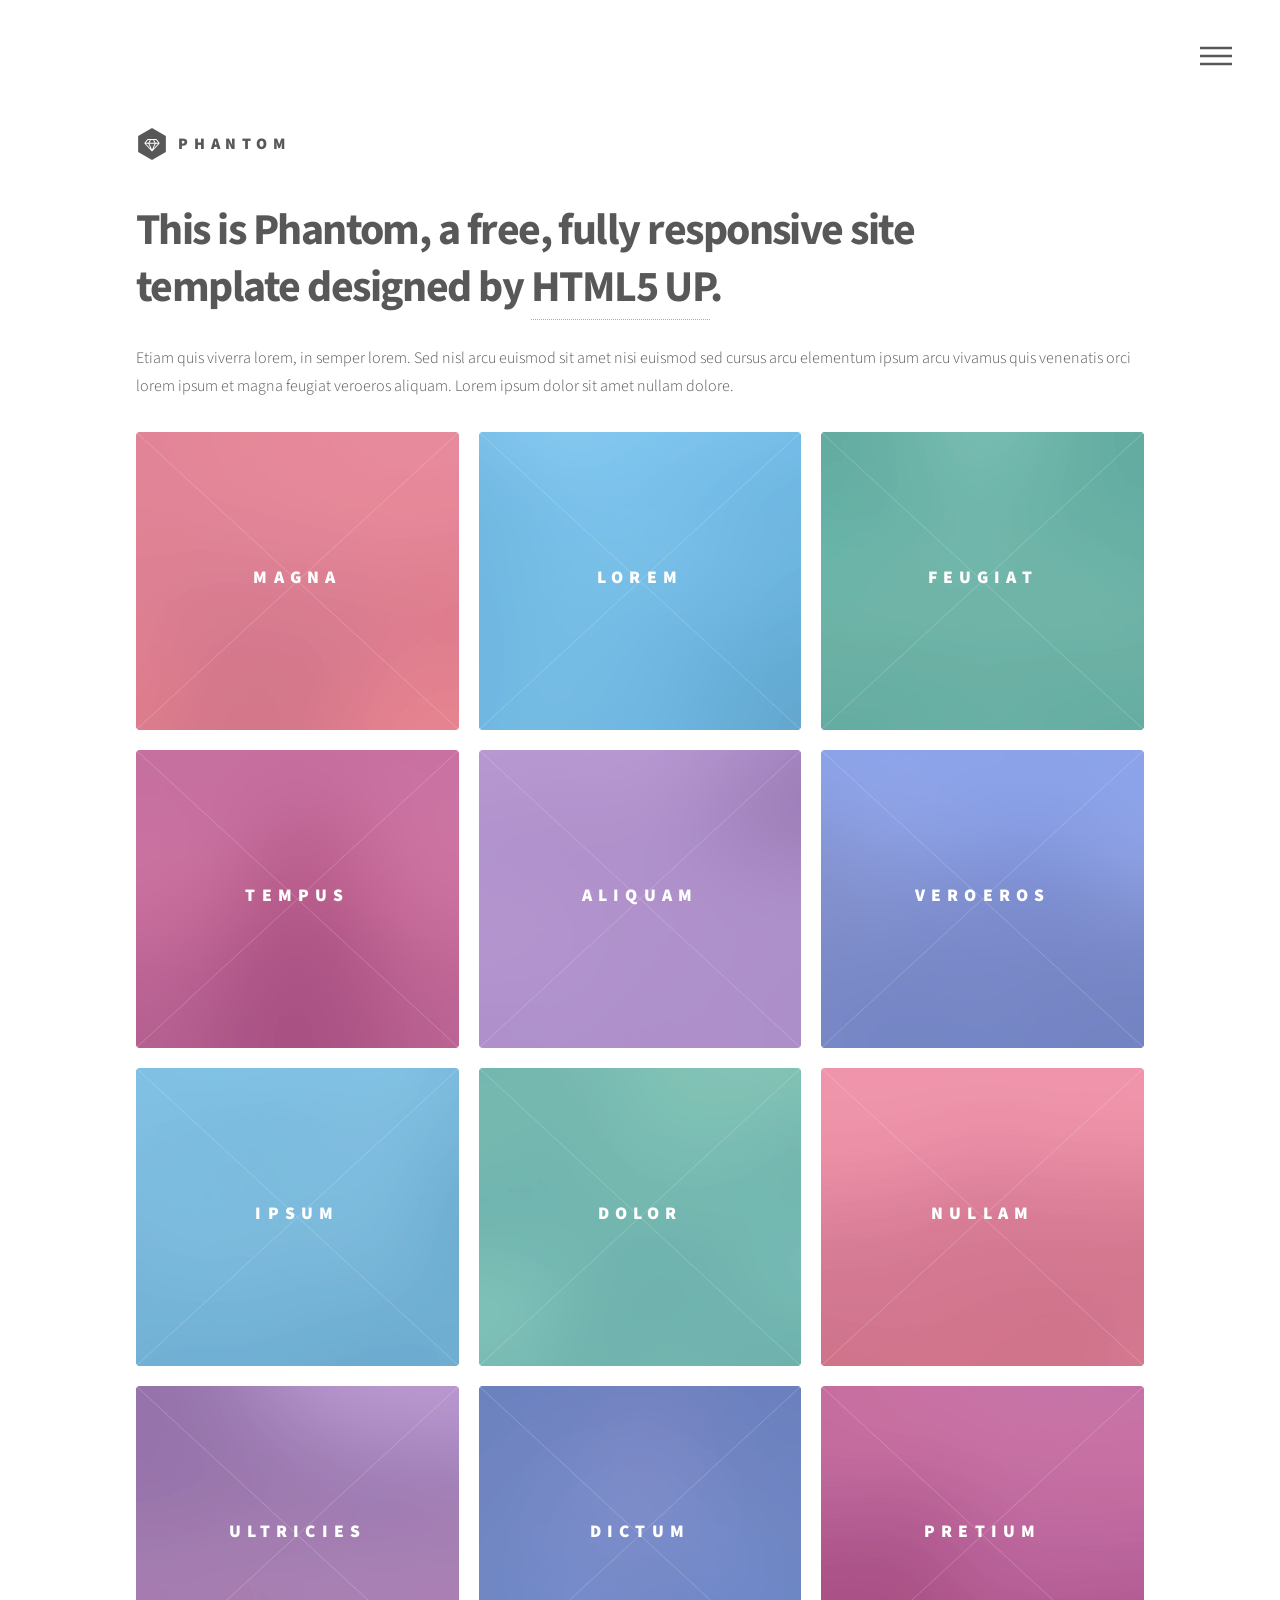
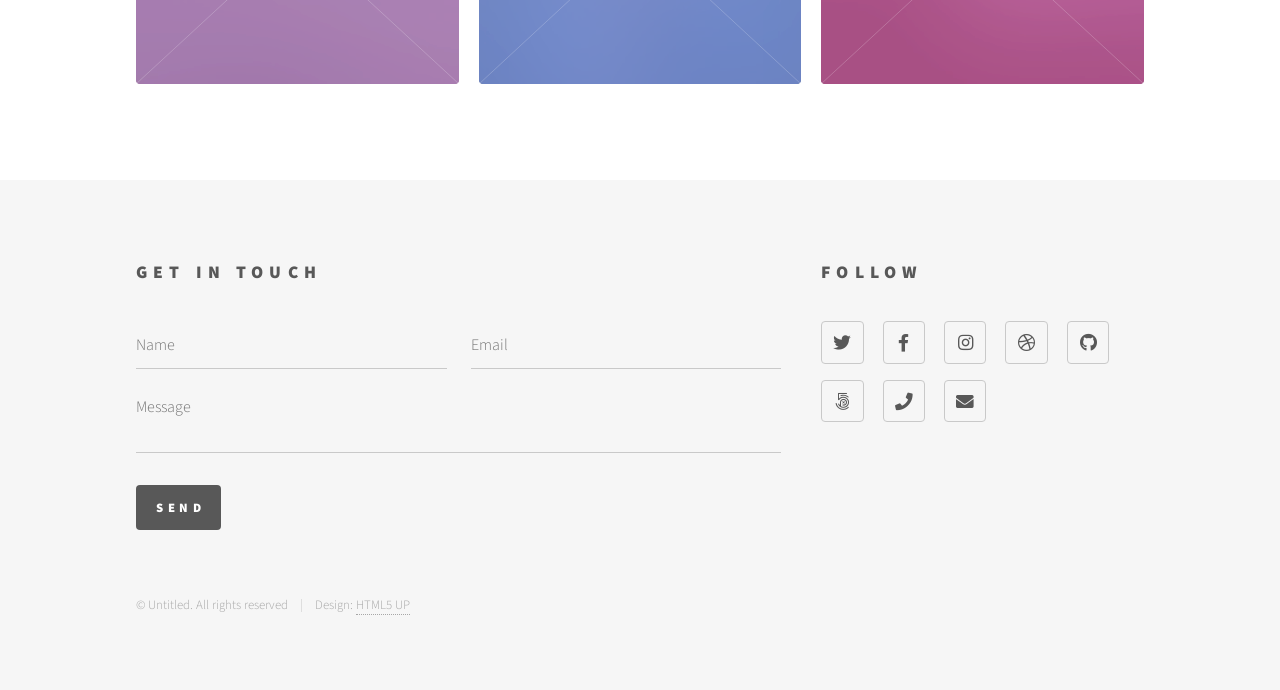
<file: docs/index.html>
<!DOCTYPE HTML>
<!--
	Phantom by HTML5 UP
	html5up.net | @ajlkn
	Free for personal and commercial use under the CCA 3.0 license (html5up.net/license)
-->
<html>
	<head>
		<title>Phantom by HTML5 UP</title>
		<meta charset="utf-8" />
		<meta name="viewport" content="width=device-width, initial-scale=1, user-scalable=no" />
		<link rel="stylesheet" href="assets/css/main.css" />
		<noscript><link rel="stylesheet" href="assets/css/noscript.css" /></noscript>
	</head>
	<body class="is-preload">
		<!-- Wrapper -->
			<div id="wrapper">

				<!-- Header -->
					<header id="header">
						<div class="inner">

							<!-- Logo -->
								<a href="index.html" class="logo">
									<span class="symbol"><img src="images/logo.svg" alt="" /></span><span class="title">Phantom</span>
								</a>

							<!-- Nav -->
								<nav>
									<ul>
										<li><a href="#menu">Menu</a></li>
									</ul>
								</nav>

						</div>
					</header>

				<!-- Menu -->
					<nav id="menu">
						<h2>Menu</h2>
						<ul>
							<li><a href="index.html">Home</a></li>
							<li><a href="generic.html">Ipsum veroeros</a></li>
							<li><a href="generic.html">Tempus etiam</a></li>
							<li><a href="generic.html">Consequat dolor</a></li>
							<li><a href="elements.html">Elements</a></li>
						</ul>
					</nav>

				<!-- Main -->
					<div id="main">
						<div class="inner">
							<header>
								<h1>This is Phantom, a free, fully responsive site<br />
								template designed by <a href="http://html5up.net">HTML5 UP</a>.</h1>
								<p>Etiam quis viverra lorem, in semper lorem. Sed nisl arcu euismod sit amet nisi euismod sed cursus arcu elementum ipsum arcu vivamus quis venenatis orci lorem ipsum et magna feugiat veroeros aliquam. Lorem ipsum dolor sit amet nullam dolore.</p>
							</header>
							<section class="tiles">
								<article class="style1">
									<span class="image">
										<img src="images/pic01.jpg" alt="" />
									</span>
									<a href="generic.html">
										<h2>Magna</h2>
										<div class="content">
											<p>Sed nisl arcu euismod sit amet nisi lorem etiam dolor veroeros et feugiat.</p>
										</div>
									</a>
								</article>
								<article class="style2">
									<span class="image">
										<img src="images/pic02.jpg" alt="" />
									</span>
									<a href="generic.html">
										<h2>Lorem</h2>
										<div class="content">
											<p>Sed nisl arcu euismod sit amet nisi lorem etiam dolor veroeros et feugiat.</p>
										</div>
									</a>
								</article>
								<article class="style3">
									<span class="image">
										<img src="images/pic03.jpg" alt="" />
									</span>
									<a href="generic.html">
										<h2>Feugiat</h2>
										<div class="content">
											<p>Sed nisl arcu euismod sit amet nisi lorem etiam dolor veroeros et feugiat.</p>
										</div>
									</a>
								</article>
								<article class="style4">
									<span class="image">
										<img src="images/pic04.jpg" alt="" />
									</span>
									<a href="generic.html">
										<h2>Tempus</h2>
										<div class="content">
											<p>Sed nisl arcu euismod sit amet nisi lorem etiam dolor veroeros et feugiat.</p>
										</div>
									</a>
								</article>
								<article class="style5">
									<span class="image">
										<img src="images/pic05.jpg" alt="" />
									</span>
									<a href="generic.html">
										<h2>Aliquam</h2>
										<div class="content">
											<p>Sed nisl arcu euismod sit amet nisi lorem etiam dolor veroeros et feugiat.</p>
										</div>
									</a>
								</article>
								<article class="style6">
									<span class="image">
										<img src="images/pic06.jpg" alt="" />
									</span>
									<a href="generic.html">
										<h2>Veroeros</h2>
										<div class="content">
											<p>Sed nisl arcu euismod sit amet nisi lorem etiam dolor veroeros et feugiat.</p>
										</div>
									</a>
								</article>
								<article class="style2">
									<span class="image">
										<img src="images/pic07.jpg" alt="" />
									</span>
									<a href="generic.html">
										<h2>Ipsum</h2>
										<div class="content">
											<p>Sed nisl arcu euismod sit amet nisi lorem etiam dolor veroeros et feugiat.</p>
										</div>
									</a>
								</article>
								<article class="style3">
									<span class="image">
										<img src="images/pic08.jpg" alt="" />
									</span>
									<a href="generic.html">
										<h2>Dolor</h2>
										<div class="content">
											<p>Sed nisl arcu euismod sit amet nisi lorem etiam dolor veroeros et feugiat.</p>
										</div>
									</a>
								</article>
								<article class="style1">
									<span class="image">
										<img src="images/pic09.jpg" alt="" />
									</span>
									<a href="generic.html">
										<h2>Nullam</h2>
										<div class="content">
											<p>Sed nisl arcu euismod sit amet nisi lorem etiam dolor veroeros et feugiat.</p>
										</div>
									</a>
								</article>
								<article class="style5">
									<span class="image">
										<img src="images/pic10.jpg" alt="" />
									</span>
									<a href="generic.html">
										<h2>Ultricies</h2>
										<div class="content">
											<p>Sed nisl arcu euismod sit amet nisi lorem etiam dolor veroeros et feugiat.</p>
										</div>
									</a>
								</article>
								<article class="style6">
									<span class="image">
										<img src="images/pic11.jpg" alt="" />
									</span>
									<a href="generic.html">
										<h2>Dictum</h2>
										<div class="content">
											<p>Sed nisl arcu euismod sit amet nisi lorem etiam dolor veroeros et feugiat.</p>
										</div>
									</a>
								</article>
								<article class="style4">
									<span class="image">
										<img src="images/pic12.jpg" alt="" />
									</span>
									<a href="generic.html">
										<h2>Pretium</h2>
										<div class="content">
											<p>Sed nisl arcu euismod sit amet nisi lorem etiam dolor veroeros et feugiat.</p>
										</div>
									</a>
								</article>
							</section>
						</div>
					</div>

				<!-- Footer -->
					<footer id="footer">
						<div class="inner">
							<section>
								<h2>Get in touch</h2>
								<form method="post" action="#">
									<div class="fields">
										<div class="field half">
											<input type="text" name="name" id="name" placeholder="Name" />
										</div>
										<div class="field half">
											<input type="email" name="email" id="email" placeholder="Email" />
										</div>
										<div class="field">
											<textarea name="message" id="message" placeholder="Message"></textarea>
										</div>
									</div>
									<ul class="actions">
										<li><input type="submit" value="Send" class="primary" /></li>
									</ul>
								</form>
							</section>
							<section>
								<h2>Follow</h2>
								<ul class="icons">
									<li><a href="#" class="icon brands style2 fa-twitter"><span class="label">Twitter</span></a></li>
									<li><a href="#" class="icon brands style2 fa-facebook-f"><span class="label">Facebook</span></a></li>
									<li><a href="#" class="icon brands style2 fa-instagram"><span class="label">Instagram</span></a></li>
									<li><a href="#" class="icon brands style2 fa-dribbble"><span class="label">Dribbble</span></a></li>
									<li><a href="#" class="icon brands style2 fa-github"><span class="label">GitHub</span></a></li>
									<li><a href="#" class="icon brands style2 fa-500px"><span class="label">500px</span></a></li>
									<li><a href="#" class="icon solid style2 fa-phone"><span class="label">Phone</span></a></li>
									<li><a href="#" class="icon solid style2 fa-envelope"><span class="label">Email</span></a></li>
								</ul>
							</section>
							<ul class="copyright">
								<li>&copy; Untitled. All rights reserved</li><li>Design: <a href="http://html5up.net">HTML5 UP</a></li>
							</ul>
						</div>
					</footer>

			</div>

		<!-- Scripts -->
			<script src="assets/js/jquery.min.js"></script>
			<script src="assets/js/browser.min.js"></script>
			<script src="assets/js/breakpoints.min.js"></script>
			<script src="assets/js/util.js"></script>
			<script src="assets/js/main.js"></script>

	</body>
</html>
</file>
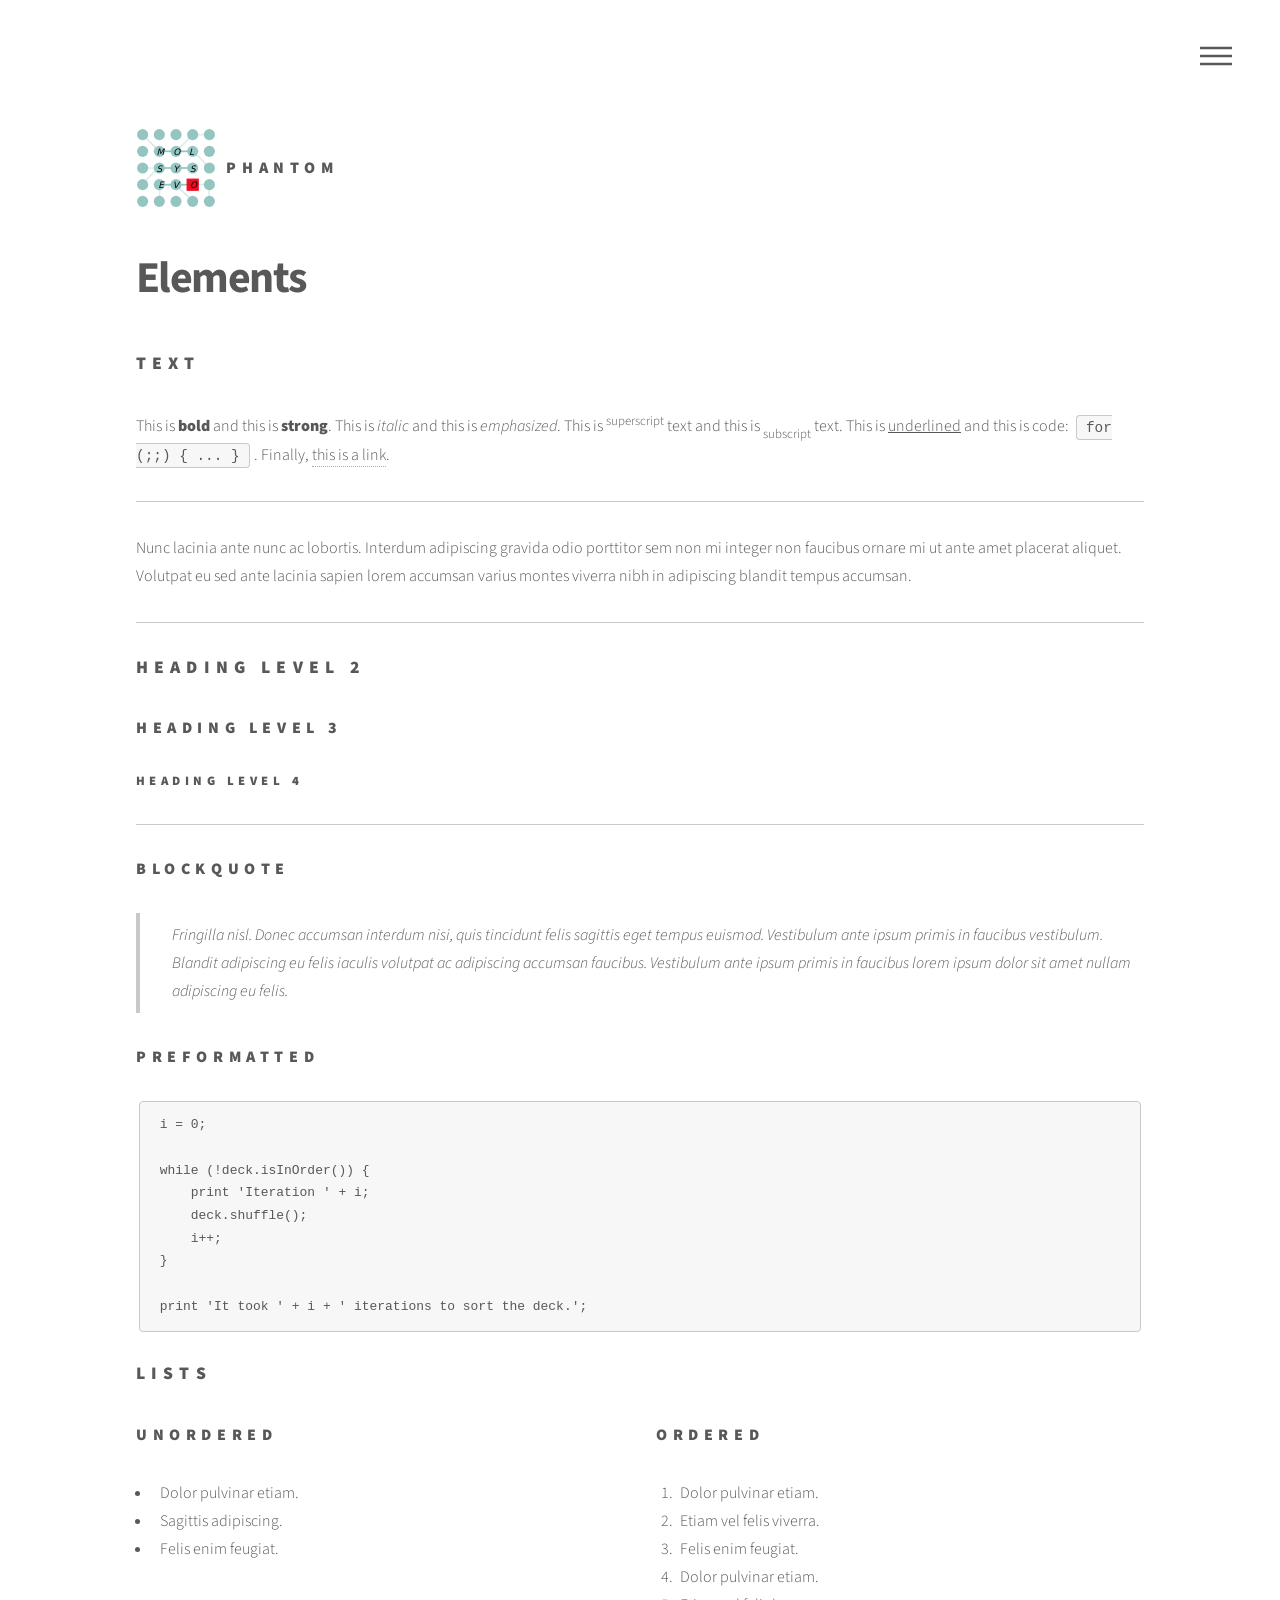
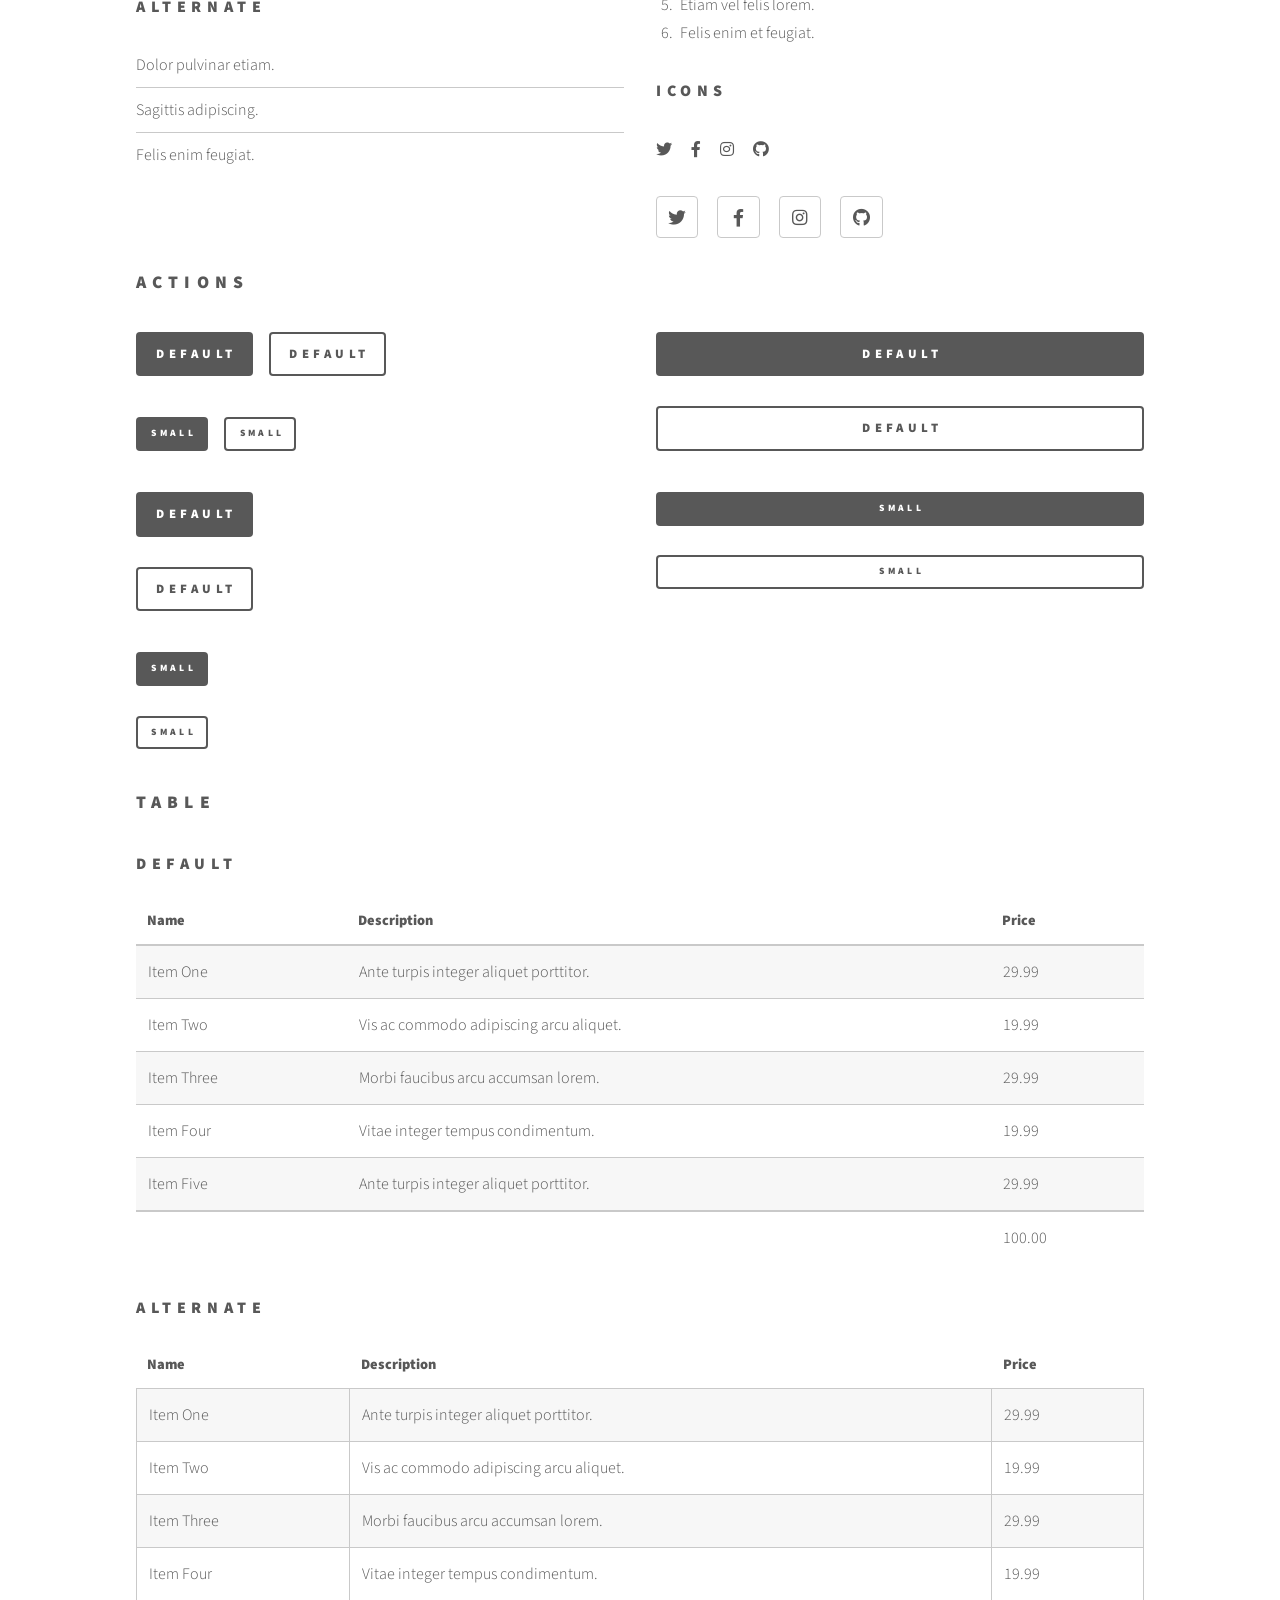
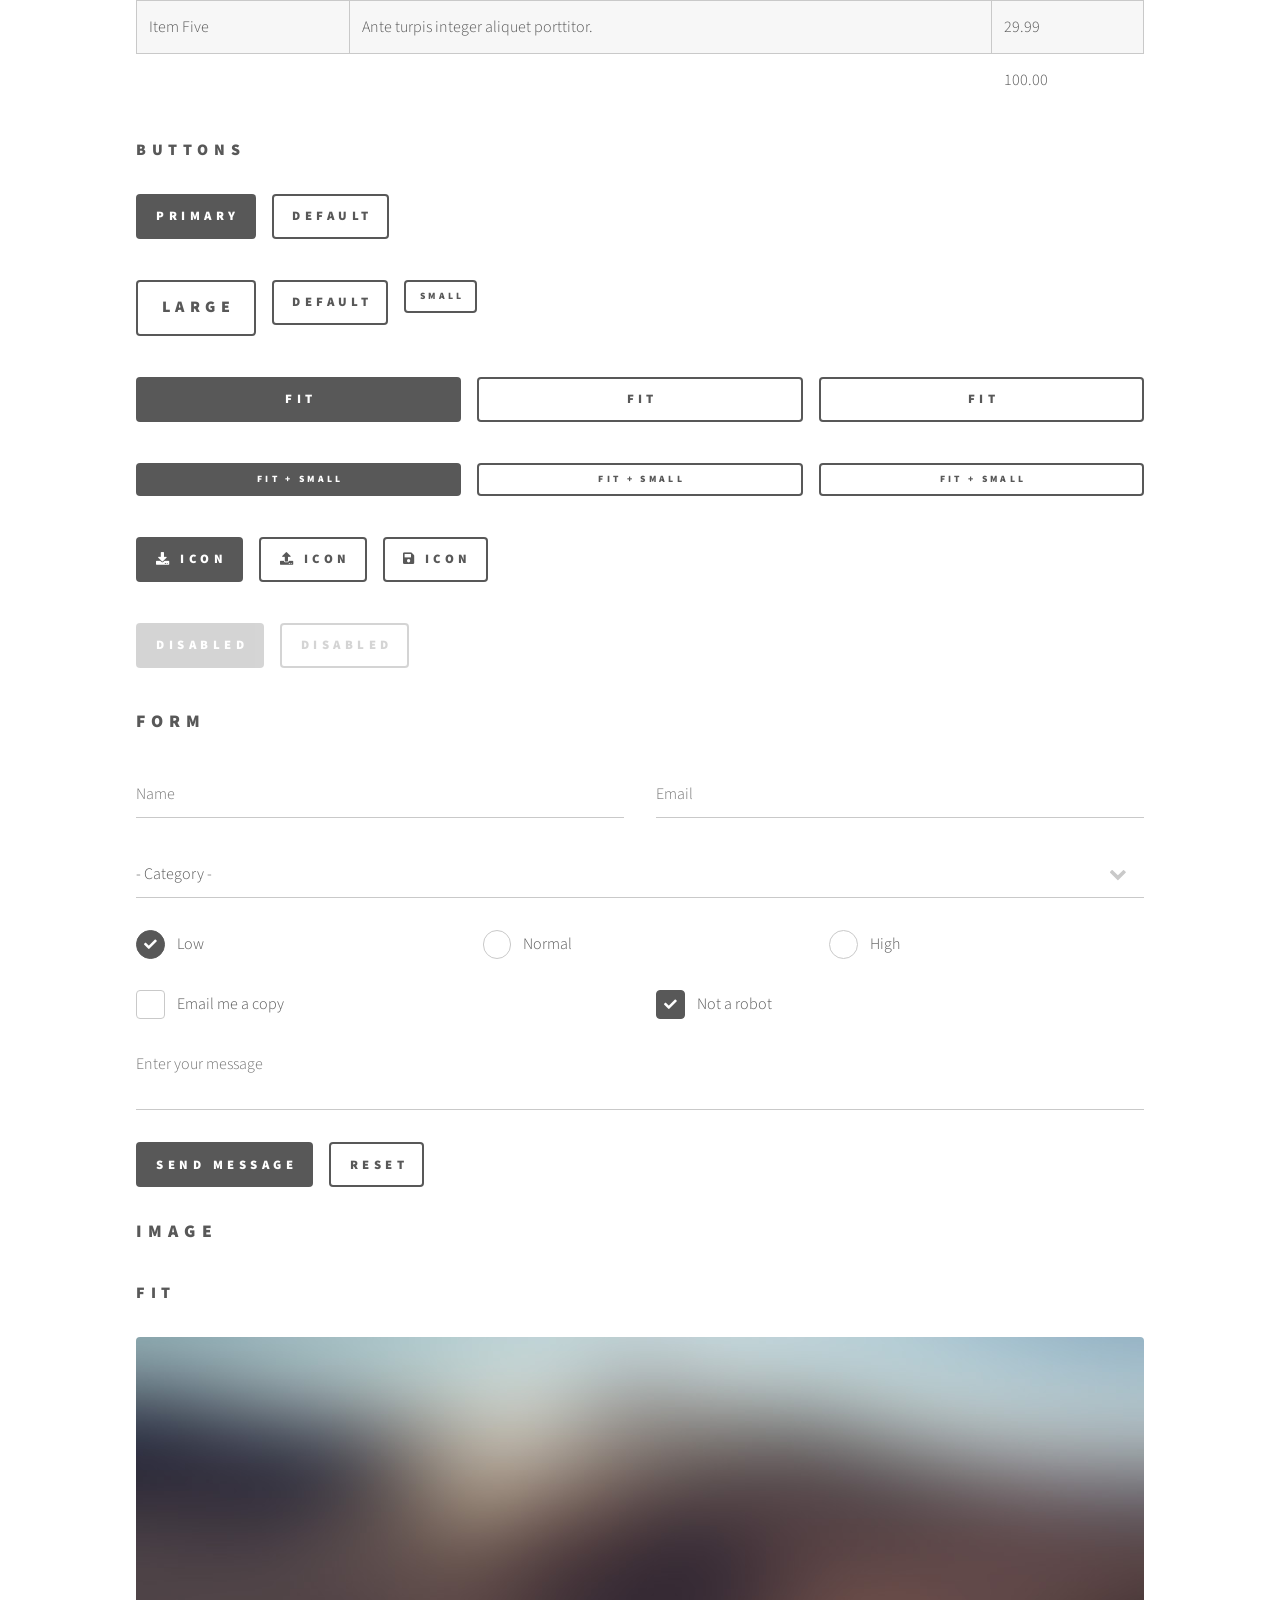
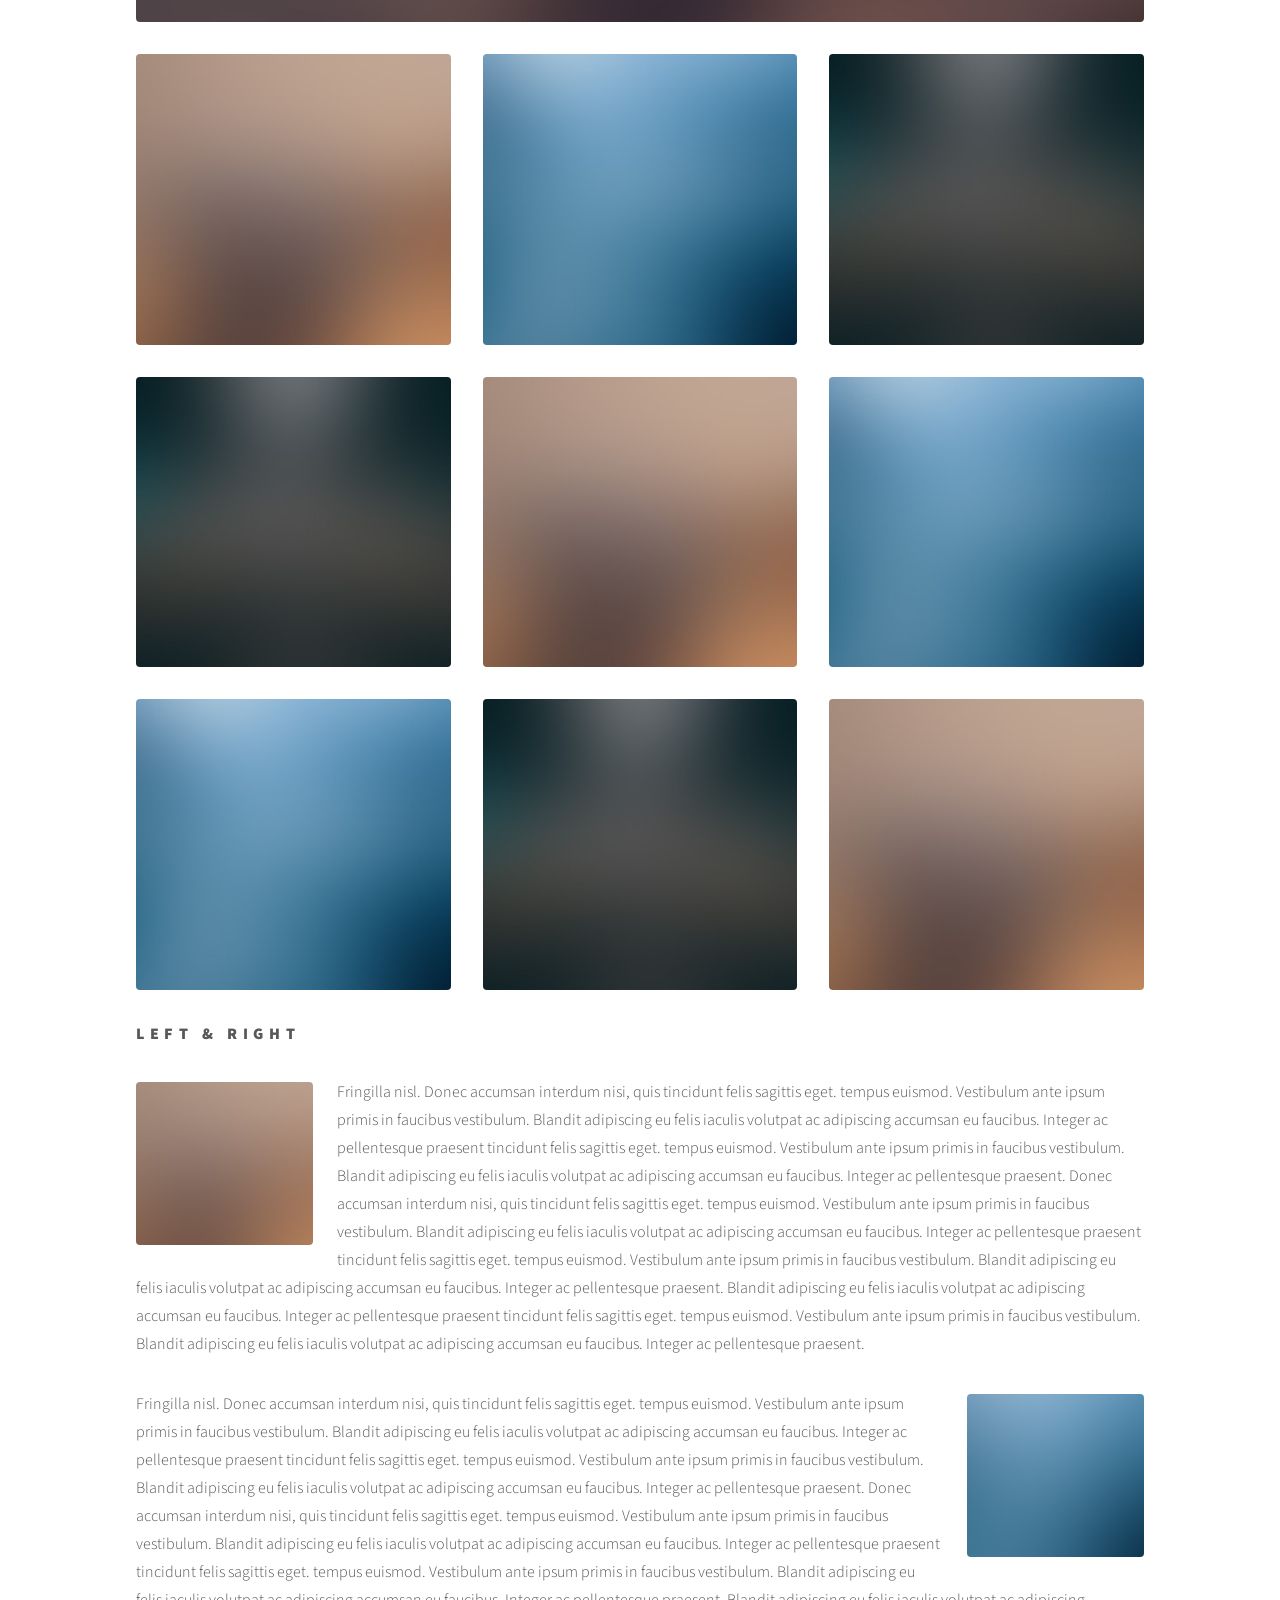
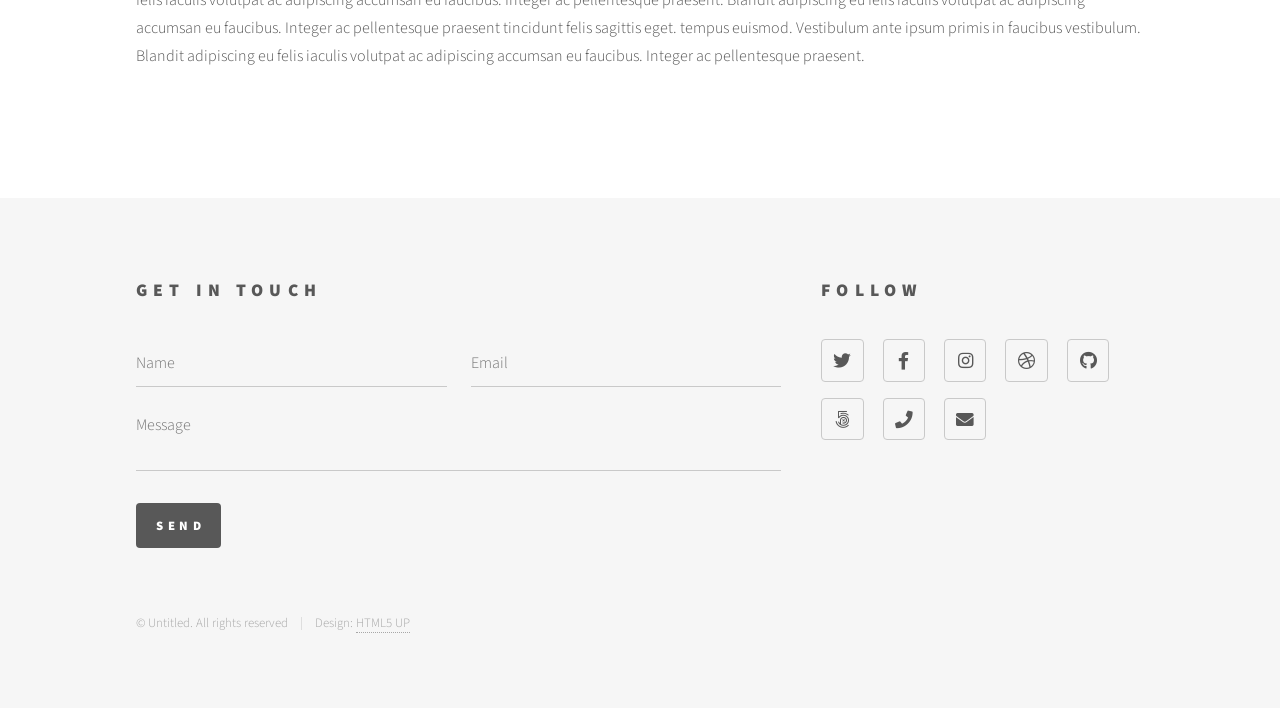
<file: elements.html>
<!DOCTYPE HTML>
<!--
	Phantom by HTML5 UP
	html5up.net | @ajlkn
	Free for personal and commercial use under the CCA 3.0 license (html5up.net/license)
-->
<html>
	<head>
		<title>Elements - Phantom by HTML5 UP</title>
		<meta charset="utf-8" />
		<meta name="viewport" content="width=device-width, initial-scale=1, user-scalable=no" />
		<link rel="stylesheet" href="assets/css/main.css" />
		<noscript><link rel="stylesheet" href="assets/css/noscript.css" /></noscript>
	</head>
	<body class="is-preload">
		<!-- Wrapper -->
			<div id="wrapper">

				<!-- Header -->
					<header id="header">
						<div class="inner">

							<!-- Logo -->
								<a href="index.html" class="logo">
									<span class="symbol"><img src="images/logo.svg" alt="" /></span><span class="title">Phantom</span>
								</a>

							<!-- Nav -->
								<nav>
									<ul>
										<li><a href="#menu">Menu</a></li>
									</ul>
								</nav>

						</div>
					</header>

				<!-- Menu -->
					<nav id="menu">
						<h2>Menu</h2>
						<ul>
							<li><a href="index.html">Home</a></li>
							<li><a href="generic.html">Ipsum veroeros</a></li>
							<li><a href="generic.html">Tempus etiam</a></li>
							<li><a href="generic.html">Consequat dolor</a></li>
							<li><a href="elements.html">Elements</a></li>
						</ul>
					</nav>

				<!-- Main -->
					<div id="main">
						<div class="inner">
							<h1>Elements</h1>

							<!-- Text -->
								<section>
									<h2>Text</h2>
									<p>This is <b>bold</b> and this is <strong>strong</strong>. This is <i>italic</i> and this is <em>emphasized</em>.
									This is <sup>superscript</sup> text and this is <sub>subscript</sub> text.
									This is <u>underlined</u> and this is code: <code>for (;;) { ... }</code>. Finally, <a href="#">this is a link</a>.</p>
									<hr />
									<p>Nunc lacinia ante nunc ac lobortis. Interdum adipiscing gravida odio porttitor sem non mi integer non faucibus ornare mi ut ante amet placerat aliquet. Volutpat eu sed ante lacinia sapien lorem accumsan varius montes viverra nibh in adipiscing blandit tempus accumsan.</p>
									<hr />
									<h2>Heading Level 2</h2>
									<h3>Heading Level 3</h3>
									<h4>Heading Level 4</h4>
									<hr />
									<h3>Blockquote</h3>
									<blockquote>Fringilla nisl. Donec accumsan interdum nisi, quis tincidunt felis sagittis eget tempus euismod. Vestibulum ante ipsum primis in faucibus vestibulum. Blandit adipiscing eu felis iaculis volutpat ac adipiscing accumsan faucibus. Vestibulum ante ipsum primis in faucibus lorem ipsum dolor sit amet nullam adipiscing eu felis.</blockquote>
									<h3>Preformatted</h3>
									<pre><code>i = 0;

while (!deck.isInOrder()) {
    print 'Iteration ' + i;
    deck.shuffle();
    i++;
}

print 'It took ' + i + ' iterations to sort the deck.';</code></pre>
								</section>

							<!-- Lists -->
								<section>
									<h2>Lists</h2>
									<div class="row">
										<div class="col-6 col-12-medium">
											<h3>Unordered</h3>
											<ul>
												<li>Dolor pulvinar etiam.</li>
												<li>Sagittis adipiscing.</li>
												<li>Felis enim feugiat.</li>
											</ul>
											<h3>Alternate</h3>
											<ul class="alt">
												<li>Dolor pulvinar etiam.</li>
												<li>Sagittis adipiscing.</li>
												<li>Felis enim feugiat.</li>
											</ul>
										</div>
										<div class="col-6 col-12-medium">
											<h3>Ordered</h3>
											<ol>
												<li>Dolor pulvinar etiam.</li>
												<li>Etiam vel felis viverra.</li>
												<li>Felis enim feugiat.</li>
												<li>Dolor pulvinar etiam.</li>
												<li>Etiam vel felis lorem.</li>
												<li>Felis enim et feugiat.</li>
											</ol>
											<h3>Icons</h3>
											<ul class="icons">
												<li><a href="#" class="icon brands style1 fa-twitter"><span class="label">Twitter</span></a></li>
												<li><a href="#" class="icon brands style1 fa-facebook-f"><span class="label">Facebook</span></a></li>
												<li><a href="#" class="icon brands style1 fa-instagram"><span class="label">Instagram</span></a></li>
												<li><a href="#" class="icon brands style1 fa-github"><span class="label">Github</span></a></li>
											</ul>
											<ul class="icons">
												<li><a href="#" class="icon brands style2 fa-twitter"><span class="label">Twitter</span></a></li>
												<li><a href="#" class="icon brands style2 fa-facebook-f"><span class="label">Facebook</span></a></li>
												<li><a href="#" class="icon brands style2 fa-instagram"><span class="label">Instagram</span></a></li>
												<li><a href="#" class="icon brands style2 fa-github"><span class="label">Github</span></a></li>
											</ul>
										</div>
									</div>
									<h2>Actions</h2>
									<div class="row">
										<div class="col-6 col-12-medium">
											<ul class="actions">
												<li><a href="#" class="button primary">Default</a></li>
												<li><a href="#" class="button">Default</a></li>
											</ul>
											<ul class="actions small">
												<li><a href="#" class="button primary small">Small</a></li>
												<li><a href="#" class="button small">Small</a></li>
											</ul>
											<ul class="actions stacked">
												<li><a href="#" class="button primary">Default</a></li>
												<li><a href="#" class="button">Default</a></li>
											</ul>
											<ul class="actions stacked">
												<li><a href="#" class="button primary small">Small</a></li>
												<li><a href="#" class="button small">Small</a></li>
											</ul>
										</div>
										<div class="col-6 col-12-medium">
											<ul class="actions stacked">
												<li><a href="#" class="button primary fit">Default</a></li>
												<li><a href="#" class="button fit">Default</a></li>
											</ul>
											<ul class="actions stacked">
												<li><a href="#" class="button primary small fit">Small</a></li>
												<li><a href="#" class="button small fit">Small</a></li>
											</ul>
										</div>
									</div>
								</section>

							<!-- Table -->
								<section>
									<h2>Table</h2>
									<h3>Default</h3>
									<div class="table-wrapper">
										<table>
											<thead>
												<tr>
													<th>Name</th>
													<th>Description</th>
													<th>Price</th>
												</tr>
											</thead>
											<tbody>
												<tr>
													<td>Item One</td>
													<td>Ante turpis integer aliquet porttitor.</td>
													<td>29.99</td>
												</tr>
												<tr>
													<td>Item Two</td>
													<td>Vis ac commodo adipiscing arcu aliquet.</td>
													<td>19.99</td>
												</tr>
												<tr>
													<td>Item Three</td>
													<td> Morbi faucibus arcu accumsan lorem.</td>
													<td>29.99</td>
												</tr>
												<tr>
													<td>Item Four</td>
													<td>Vitae integer tempus condimentum.</td>
													<td>19.99</td>
												</tr>
												<tr>
													<td>Item Five</td>
													<td>Ante turpis integer aliquet porttitor.</td>
													<td>29.99</td>
												</tr>
											</tbody>
											<tfoot>
												<tr>
													<td colspan="2"></td>
													<td>100.00</td>
												</tr>
											</tfoot>
										</table>
									</div>

									<h3>Alternate</h3>
									<div class="table-wrapper">
										<table class="alt">
											<thead>
												<tr>
													<th>Name</th>
													<th>Description</th>
													<th>Price</th>
												</tr>
											</thead>
											<tbody>
												<tr>
													<td>Item One</td>
													<td>Ante turpis integer aliquet porttitor.</td>
													<td>29.99</td>
												</tr>
												<tr>
													<td>Item Two</td>
													<td>Vis ac commodo adipiscing arcu aliquet.</td>
													<td>19.99</td>
												</tr>
												<tr>
													<td>Item Three</td>
													<td> Morbi faucibus arcu accumsan lorem.</td>
													<td>29.99</td>
												</tr>
												<tr>
													<td>Item Four</td>
													<td>Vitae integer tempus condimentum.</td>
													<td>19.99</td>
												</tr>
												<tr>
													<td>Item Five</td>
													<td>Ante turpis integer aliquet porttitor.</td>
													<td>29.99</td>
												</tr>
											</tbody>
											<tfoot>
												<tr>
													<td colspan="2"></td>
													<td>100.00</td>
												</tr>
											</tfoot>
										</table>
									</div>
								</section>

							<!-- Buttons -->
								<section>
									<h3>Buttons</h3>
									<ul class="actions">
										<li><a href="#" class="button primary">Primary</a></li>
										<li><a href="#" class="button">Default</a></li>
									</ul>
									<ul class="actions">
										<li><a href="#" class="button large">Large</a></li>
										<li><a href="#" class="button">Default</a></li>
										<li><a href="#" class="button small">Small</a></li>
									</ul>
									<ul class="actions fit">
										<li><a href="#" class="button primary fit">Fit</a></li>
										<li><a href="#" class="button fit">Fit</a></li>
										<li><a href="#" class="button fit">Fit</a></li>
									</ul>
									<ul class="actions fit small">
										<li><a href="#" class="button primary fit small">Fit + Small</a></li>
										<li><a href="#" class="button fit small">Fit + Small</a></li>
										<li><a href="#" class="button fit small">Fit + Small</a></li>
									</ul>
									<ul class="actions">
										<li><a href="#" class="button primary icon solid fa-download">Icon</a></li>
										<li><a href="#" class="button icon solid fa-upload">Icon</a></li>
										<li><a href="#" class="button icon solid fa-save">Icon</a></li>
									</ul>
									<ul class="actions">
										<li><span class="button primary disabled">Disabled</span></li>
										<li><span class="button disabled">Disabled</span></li>
									</ul>
								</section>

							<!-- Form -->
								<section>
									<h2>Form</h2>
									<form method="post" action="#">
										<div class="row gtr-uniform">
											<div class="col-6 col-12-xsmall">
												<input type="text" name="demo-name" id="demo-name" value="" placeholder="Name" />
											</div>
											<div class="col-6 col-12-xsmall">
												<input type="email" name="demo-email" id="demo-email" value="" placeholder="Email" />
											</div>
											<div class="col-12">
												<select name="demo-category" id="demo-category">
													<option value="">- Category -</option>
													<option value="1">Manufacturing</option>
													<option value="1">Shipping</option>
													<option value="1">Administration</option>
													<option value="1">Human Resources</option>
												</select>
											</div>
											<div class="col-4 col-12-small">
												<input type="radio" id="demo-priority-low" name="demo-priority" checked>
												<label for="demo-priority-low">Low</label>
											</div>
											<div class="col-4 col-12-small">
												<input type="radio" id="demo-priority-normal" name="demo-priority">
												<label for="demo-priority-normal">Normal</label>
											</div>
											<div class="col-4 col-12-small">
												<input type="radio" id="demo-priority-high" name="demo-priority">
												<label for="demo-priority-high">High</label>
											</div>
											<div class="col-6 col-12-small">
												<input type="checkbox" id="demo-copy" name="demo-copy">
												<label for="demo-copy">Email me a copy</label>
											</div>
											<div class="col-6 col-12-small">
												<input type="checkbox" id="demo-human" name="demo-human" checked>
												<label for="demo-human">Not a robot</label>
											</div>
											<div class="col-12">
												<textarea name="demo-message" id="demo-message" placeholder="Enter your message" rows="6"></textarea>
											</div>
											<div class="col-12">
												<ul class="actions">
													<li><input type="submit" value="Send Message" class="primary" /></li>
													<li><input type="reset" value="Reset" /></li>
												</ul>
											</div>
										</div>
									</form>
								</section>

							<!-- Image -->
								<section>
									<h2>Image</h2>
									<h3>Fit</h3>
									<div class="box alt">
										<div class="row gtr-uniform">
											<div class="col-12"><span class="image fit"><img src="images/pic13.jpg" alt="" /></span></div>
											<div class="col-4"><span class="image fit"><img src="images/pic01.jpg" alt="" /></span></div>
											<div class="col-4"><span class="image fit"><img src="images/pic02.jpg" alt="" /></span></div>
											<div class="col-4"><span class="image fit"><img src="images/pic03.jpg" alt="" /></span></div>
											<div class="col-4"><span class="image fit"><img src="images/pic03.jpg" alt="" /></span></div>
											<div class="col-4"><span class="image fit"><img src="images/pic01.jpg" alt="" /></span></div>
											<div class="col-4"><span class="image fit"><img src="images/pic02.jpg" alt="" /></span></div>
											<div class="col-4"><span class="image fit"><img src="images/pic02.jpg" alt="" /></span></div>
											<div class="col-4"><span class="image fit"><img src="images/pic03.jpg" alt="" /></span></div>
											<div class="col-4"><span class="image fit"><img src="images/pic01.jpg" alt="" /></span></div>
										</div>
									</div>
									<h3>Left &amp; Right</h3>
									<p><span class="image left"><img src="images/pic14.jpg" alt="" /></span>Fringilla nisl. Donec accumsan interdum nisi, quis tincidunt felis sagittis eget. tempus euismod. Vestibulum ante ipsum primis in faucibus vestibulum. Blandit adipiscing eu felis iaculis volutpat ac adipiscing accumsan eu faucibus. Integer ac pellentesque praesent tincidunt felis sagittis eget. tempus euismod. Vestibulum ante ipsum primis in faucibus vestibulum. Blandit adipiscing eu felis iaculis volutpat ac adipiscing accumsan eu faucibus. Integer ac pellentesque praesent. Donec accumsan interdum nisi, quis tincidunt felis sagittis eget. tempus euismod. Vestibulum ante ipsum primis in faucibus vestibulum. Blandit adipiscing eu felis iaculis volutpat ac adipiscing accumsan eu faucibus. Integer ac pellentesque praesent tincidunt felis sagittis eget. tempus euismod. Vestibulum ante ipsum primis in faucibus vestibulum. Blandit adipiscing eu felis iaculis volutpat ac adipiscing accumsan eu faucibus. Integer ac pellentesque praesent. Blandit adipiscing eu felis iaculis volutpat ac adipiscing accumsan eu faucibus. Integer ac pellentesque praesent tincidunt felis sagittis eget. tempus euismod. Vestibulum ante ipsum primis in faucibus vestibulum. Blandit adipiscing eu felis iaculis volutpat ac adipiscing accumsan eu faucibus. Integer ac pellentesque praesent.</p>
									<p><span class="image right"><img src="images/pic15.jpg" alt="" /></span>Fringilla nisl. Donec accumsan interdum nisi, quis tincidunt felis sagittis eget. tempus euismod. Vestibulum ante ipsum primis in faucibus vestibulum. Blandit adipiscing eu felis iaculis volutpat ac adipiscing accumsan eu faucibus. Integer ac pellentesque praesent tincidunt felis sagittis eget. tempus euismod. Vestibulum ante ipsum primis in faucibus vestibulum. Blandit adipiscing eu felis iaculis volutpat ac adipiscing accumsan eu faucibus. Integer ac pellentesque praesent. Donec accumsan interdum nisi, quis tincidunt felis sagittis eget. tempus euismod. Vestibulum ante ipsum primis in faucibus vestibulum. Blandit adipiscing eu felis iaculis volutpat ac adipiscing accumsan eu faucibus. Integer ac pellentesque praesent tincidunt felis sagittis eget. tempus euismod. Vestibulum ante ipsum primis in faucibus vestibulum. Blandit adipiscing eu felis iaculis volutpat ac adipiscing accumsan eu faucibus. Integer ac pellentesque praesent. Blandit adipiscing eu felis iaculis volutpat ac adipiscing accumsan eu faucibus. Integer ac pellentesque praesent tincidunt felis sagittis eget. tempus euismod. Vestibulum ante ipsum primis in faucibus vestibulum. Blandit adipiscing eu felis iaculis volutpat ac adipiscing accumsan eu faucibus. Integer ac pellentesque praesent.</p>
								</section>

						</div>
					</div>

				<!-- Footer -->
					<footer id="footer">
						<div class="inner">
							<section>
								<h2>Get in touch</h2>
								<form method="post" action="#">
									<div class="fields">
										<div class="field half">
											<input type="text" name="name" id="name" placeholder="Name" />
										</div>
										<div class="field half">
											<input type="email" name="email" id="email" placeholder="Email" />
										</div>
										<div class="field">
											<textarea name="message" id="message" placeholder="Message"></textarea>
										</div>
									</div>
									<ul class="actions">
										<li><input type="submit" value="Send" class="primary" /></li>
									</ul>
								</form>
							</section>
							<section>
								<h2>Follow</h2>
								<ul class="icons">
									<li><a href="#" class="icon brands style2 fa-twitter"><span class="label">Twitter</span></a></li>
									<li><a href="#" class="icon brands style2 fa-facebook-f"><span class="label">Facebook</span></a></li>
									<li><a href="#" class="icon brands style2 fa-instagram"><span class="label">Instagram</span></a></li>
									<li><a href="#" class="icon brands style2 fa-dribbble"><span class="label">Dribbble</span></a></li>
									<li><a href="#" class="icon brands style2 fa-github"><span class="label">GitHub</span></a></li>
									<li><a href="#" class="icon brands style2 fa-500px"><span class="label">500px</span></a></li>
									<li><a href="#" class="icon solid style2 fa-phone"><span class="label">Phone</span></a></li>
									<li><a href="#" class="icon solid style2 fa-envelope"><span class="label">Email</span></a></li>
								</ul>
							</section>
							<ul class="copyright">
								<li>&copy; Untitled. All rights reserved</li><li>Design: <a href="http://html5up.net">HTML5 UP</a></li>
							</ul>
						</div>
					</footer>

			</div>

		<!-- Scripts -->
			<script src="assets/js/jquery.min.js"></script>
			<script src="assets/js/browser.min.js"></script>
			<script src="assets/js/breakpoints.min.js"></script>
			<script src="assets/js/util.js"></script>
			<script src="assets/js/main.js"></script>

	</body>
</html>
</file>
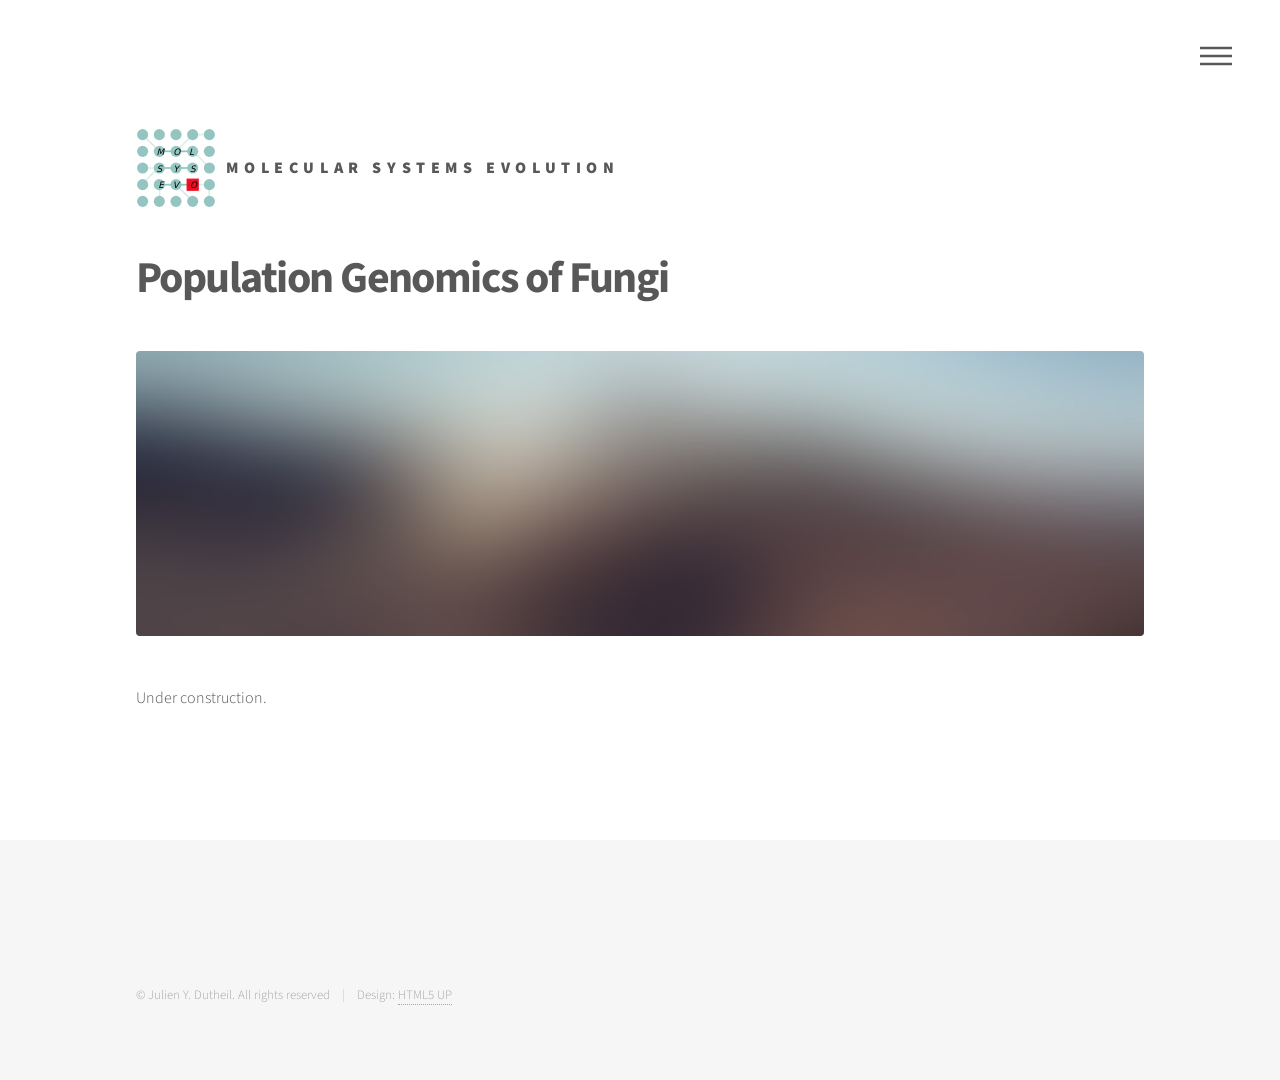
<file: fungi_genomics.html>
<!DOCTYPE HTML>
<html>
  <head>
    <title>Population Genomics of Fungi</title>
    <meta charset="utf-8" />
    <meta name="viewport" content="width=device-width, initial-scale=1, user-scalable=no" />
    <link rel="stylesheet" href="assets/css/main.css" />
    <noscript><link rel="stylesheet" href="assets/css/noscript.css" /></noscript>
  </head>
  <body class="is-preload">
    <!-- Wrapper -->
      <div id="wrapper">

        <!-- Header -->
          <header id="header">
            <div class="inner">

              <!-- Logo -->
                <a href="index.html" class="logo">
                  <span class="symbol"><img src="images/logo.svg" alt="" /></span><span class="title">Molecular Systems Evolution</span>
                </a>

              <!-- Nav -->
                <nav>
                  <ul>
                    <li><a href="#menu">Menu</a></li>
                  </ul>
                </nav>

            </div>
          </header>

        <!-- Menu -->
          <nav id="menu">
            <h2>Menu</h2>
            <ul>
              <li><a href="index.html">Home</a></li>
              <li><a href="coevolution.html">Molecular Coevolution</a></li>
              <li><a href="popgen_modeling.html">Population Genomics Modeling</a></li>
              <li><a href="gene_networks.html">Evolutionary Models of Gene Networks</a></li>
              <li><a href="adaptive_evolution.html">Adaptive evolution</a></li>
              <li><a href="fungi_genomics.html">Population Genomics of Fungi</a></li>
              <li><a href="software.html">Data and Software</a></li>
              <li><a href="people.html">People</a></li>
            </ul>
          </nav>

        <!-- Main -->
          <div id="main">
            <div class="inner">
              <h1>Population Genomics of Fungi</h1>
              <span class="image main"><img src="images/pic13.jpg" alt="" /></span>
              <p>Under construction.</p>
            </div>
          </div>

        <!-- Footer -->
          <footer id="footer">
            <div class="inner">
              <ul class="copyright">
                <li>&copy; Julien Y. Dutheil. All rights reserved</li><li>Design: <a href="http://html5up.net">HTML5 UP</a></li>
              </ul>
            </div>
          </footer>

      </div>

    <!-- Scripts -->
      <script src="assets/js/jquery.min.js"></script>
      <script src="assets/js/browser.min.js"></script>
      <script src="assets/js/breakpoints.min.js"></script>
      <script src="assets/js/util.js"></script>
      <script src="assets/js/main.js"></script>

  </body>
</html>
</file>
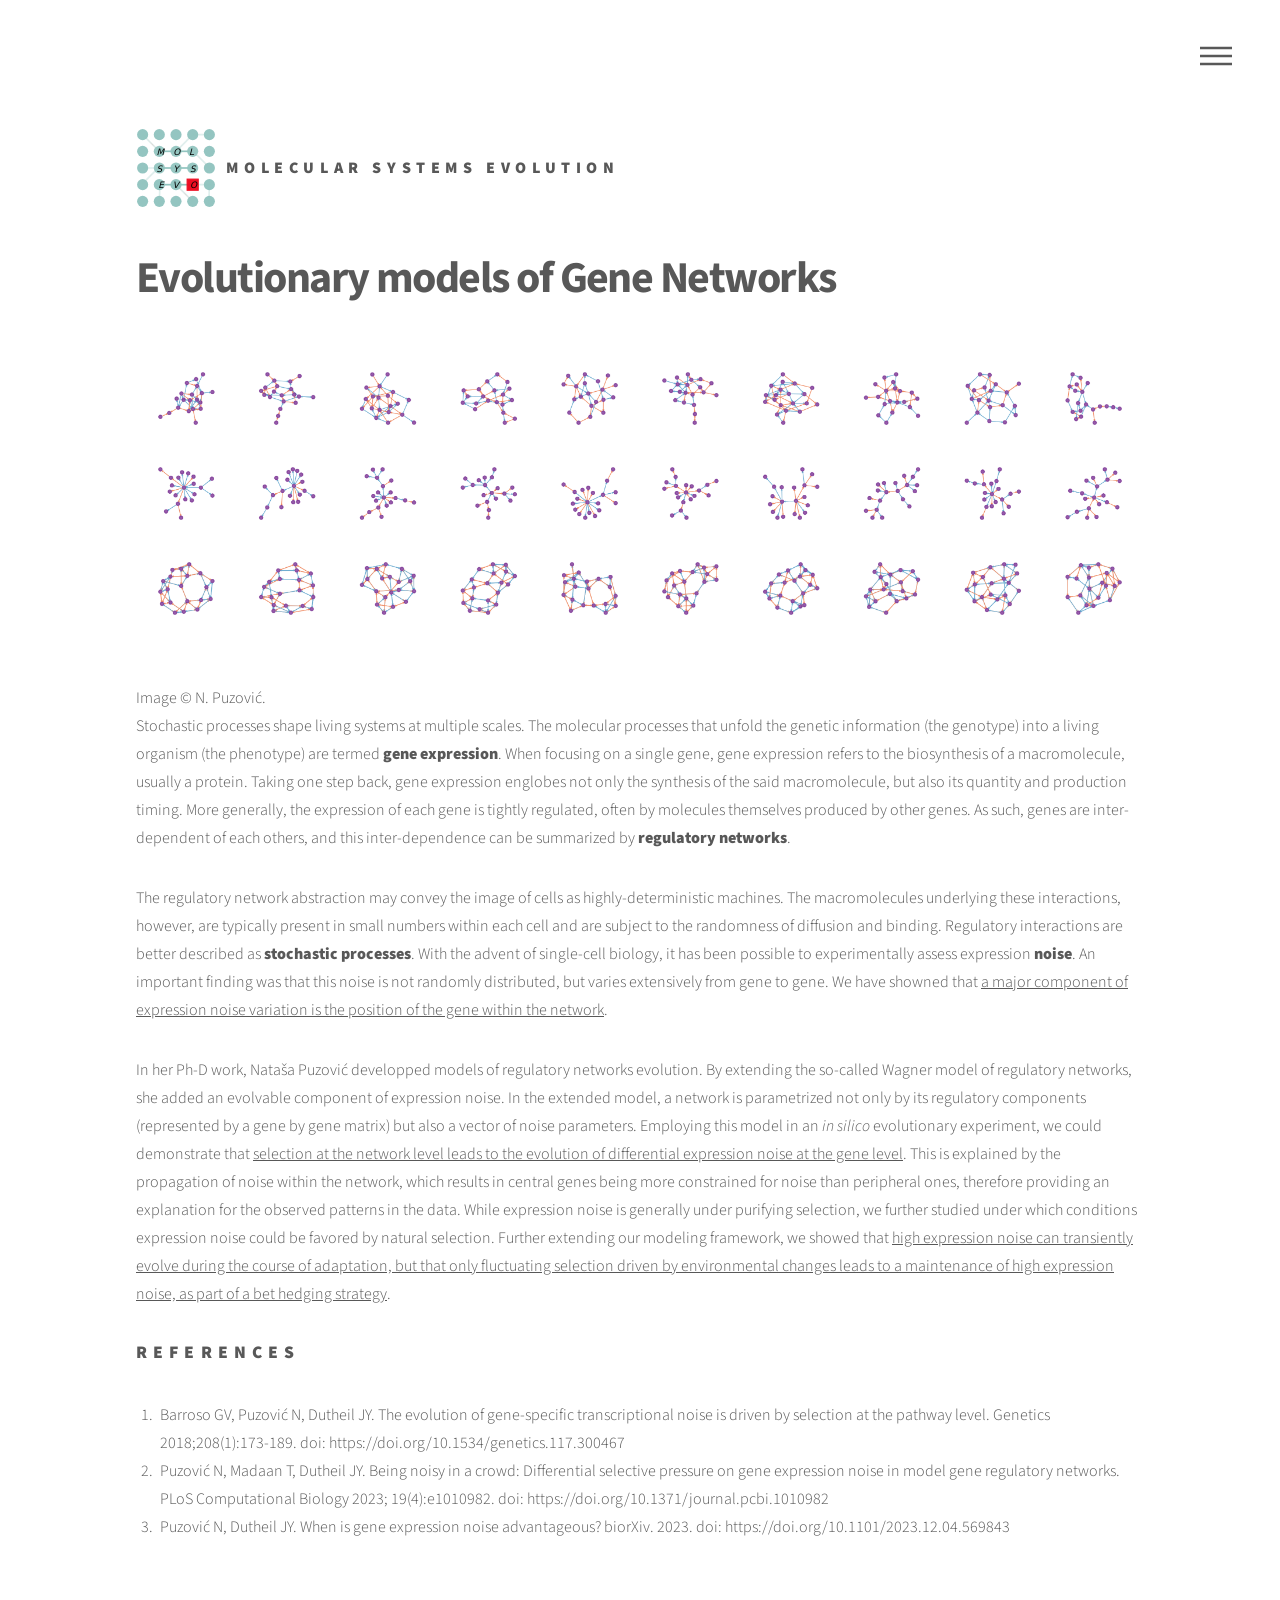
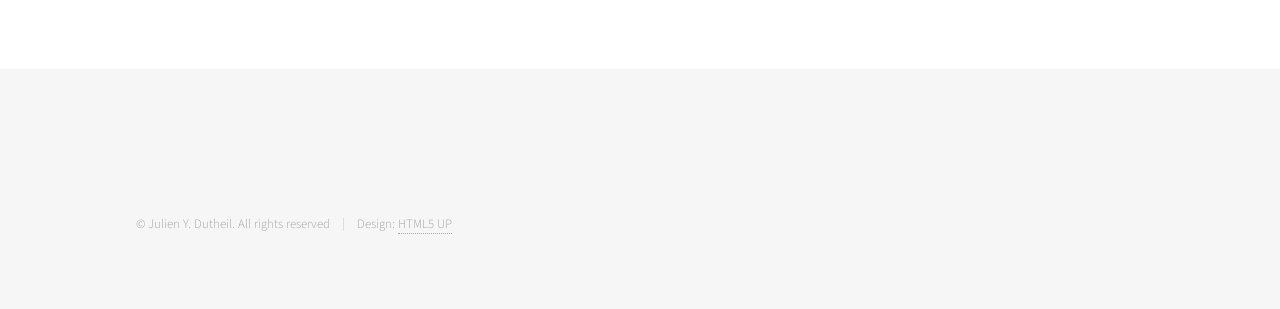
<file: gene_networks.html>
<!DOCTYPE HTML>
<html>
  <head>
    <title>Evolutionary Models of Gene Networks</title>
    <meta charset="utf-8" />
    <meta name="viewport" content="width=device-width, initial-scale=1, user-scalable=no" />
    <link rel="stylesheet" href="assets/css/main.css" />
    <noscript><link rel="stylesheet" href="assets/css/noscript.css" /></noscript>
  </head>
  <body class="is-preload">
    <!-- Wrapper -->
      <div id="wrapper">

        <!-- Header -->
          <header id="header">
            <div class="inner">

              <!-- Logo -->
                <a href="index.html" class="logo">
                  <span class="symbol"><img src="images/logo.svg" alt="" /></span><span class="title">Molecular Systems Evolution</span>
                </a>

              <!-- Nav -->
                <nav>
                  <ul>
                    <li><a href="#menu">Menu</a></li>
                  </ul>
                </nav>

            </div>
          </header>

        <!-- Menu -->
          <nav id="menu">
            <h2>Menu</h2>
            <ul>
              <li><a href="index.html">Home</a></li>
              <li><a href="coevolution.html">Molecular Coevolution</a></li>
              <li><a href="popgen_modeling.html">Population Genomics Modeling</a></li>
              <li><a href="gene_networks.html">Evolutionary Models of Gene Networks</a></li>
              <li><a href="adaptive_evolution.html">Adaptive evolution</a></li>
              <li><a href="fungi_genomics.html">Population Genomics of Fungi</a></li>
              <li><a href="software.html">Data and Software</a></li>
              <li><a href="people.html">People</a></li>
            </ul>
          </nav>

        <!-- Main -->
          <div id="main">
            <div class="inner">
              <h1>Evolutionary models of Gene Networks</h1>
              <span class="image main"><img src="images/plot_net_banner_colors.png" alt="" /></span>
	      Image &copy; N. Puzović.
              
              <p>Stochastic processes shape living systems at multiple scales. The molecular processes that unfold the genetic information (the genotype) into a living organism (the phenotype) are termed <b>gene expression</b>.
              When focusing on a single gene, gene expression refers to the biosynthesis of a macromolecule, usually a protein.
              Taking one step back, gene expression englobes not only the synthesis of the said macromolecule, but also its quantity and production timing.
              More generally, the expression of each gene is tightly regulated, often by molecules themselves produced by other genes.
              As such, genes are inter-dependent of each others, and this inter-dependence can be summarized by <b>regulatory networks</b>.
              </p>
              
              <p>The regulatory network abstraction may convey the image of cells as highly-deterministic machines. 
              The macromolecules underlying these interactions, however, are typically present in small numbers within each cell and are subject to the randomness of diffusion and binding.
              Regulatory interactions are better described as <b>stochastic processes</b>. With the advent of single-cell biology, it has been possible to experimentally assess expression <b>noise</b>.
              An important finding was that this noise is not randomly distributed, but varies extensively from gene to gene.
              We have showned that <q cite='#Barroso2018'>a major component of expression noise variation is the position of the gene within the network</q>.</p>
              
              <p>In her Ph-D work, Nataša Puzović developped models of regulatory networks evolution.
              By extending the so-called Wagner model of regulatory networks, she added an evolvable component of expression noise.
              In the extended model, a network is parametrized not only by its regulatory components (represented by a gene by gene matrix) but also a vector of noise parameters.
              Employing this model in an <i>in silico</i> evolutionary experiment, we could demonstrate that <q cite='#Puzovic2023a'>selection at the network level leads to the evolution of differential expression noise at the gene level</q>.
              This is explained by the propagation of noise within the network, which results in central genes being more constrained for noise than peripheral ones, therefore providing an explanation for the observed patterns in the data.
              While expression noise is generally under purifying selection, we further studied under which conditions expression noise could be favored by natural selection.
              Further extending our modeling framework, we showed that <q cite='#Puzovic2023a'>high expression noise can transiently evolve during the course of adaptation, but that only fluctuating selection driven by environmental changes leads to a maintenance of high expression noise, as part of a bet hedging strategy</q>.
              </p>

              <h2>References</h2>
              <ol>
                <li id='Barroso2018'>Barroso GV, Puzović N, Dutheil JY. The evolution of gene-specific transcriptional noise is driven by selection at the pathway level. <cite>Genetics</cite> <time datetime='2018'>2018</time>;208(1):173-189. doi: https://doi.org/10.1534/genetics.117.300467</li>
                <li id='Puzovic2023a'>Puzović N, Madaan T, Dutheil JY. Being noisy in a crowd: Differential selective pressure on gene expression noise in model gene regulatory networks. <cite>PLoS Computational Biology</cite> <time datetime='2023'>2023</time>; 19(4):e1010982. doi: https://doi.org/10.1371/journal.pcbi.1010982</li> 
                <li id='Puzovic2023b'>Puzović N, Dutheil JY. When is gene expression noise advantageous? <cite>biorXiv.</cite> <time datetime='2023'>2023</time>. doi: https://doi.org/10.1101/2023.12.04.569843</li>
              </ol>
            </div>
          </div>

        <!-- Footer -->
          <footer id="footer">
            <div class="inner">
              <ul class="copyright">
                <li>&copy; Julien Y. Dutheil. All rights reserved</li><li>Design: <a href="http://html5up.net">HTML5 UP</a></li>
              </ul>
            </div>
          </footer>

      </div>

    <!-- Scripts -->
      <script src="assets/js/jquery.min.js"></script>
      <script src="assets/js/browser.min.js"></script>
      <script src="assets/js/breakpoints.min.js"></script>
      <script src="assets/js/util.js"></script>
      <script src="assets/js/main.js"></script>

  </body>
</html>
</file>
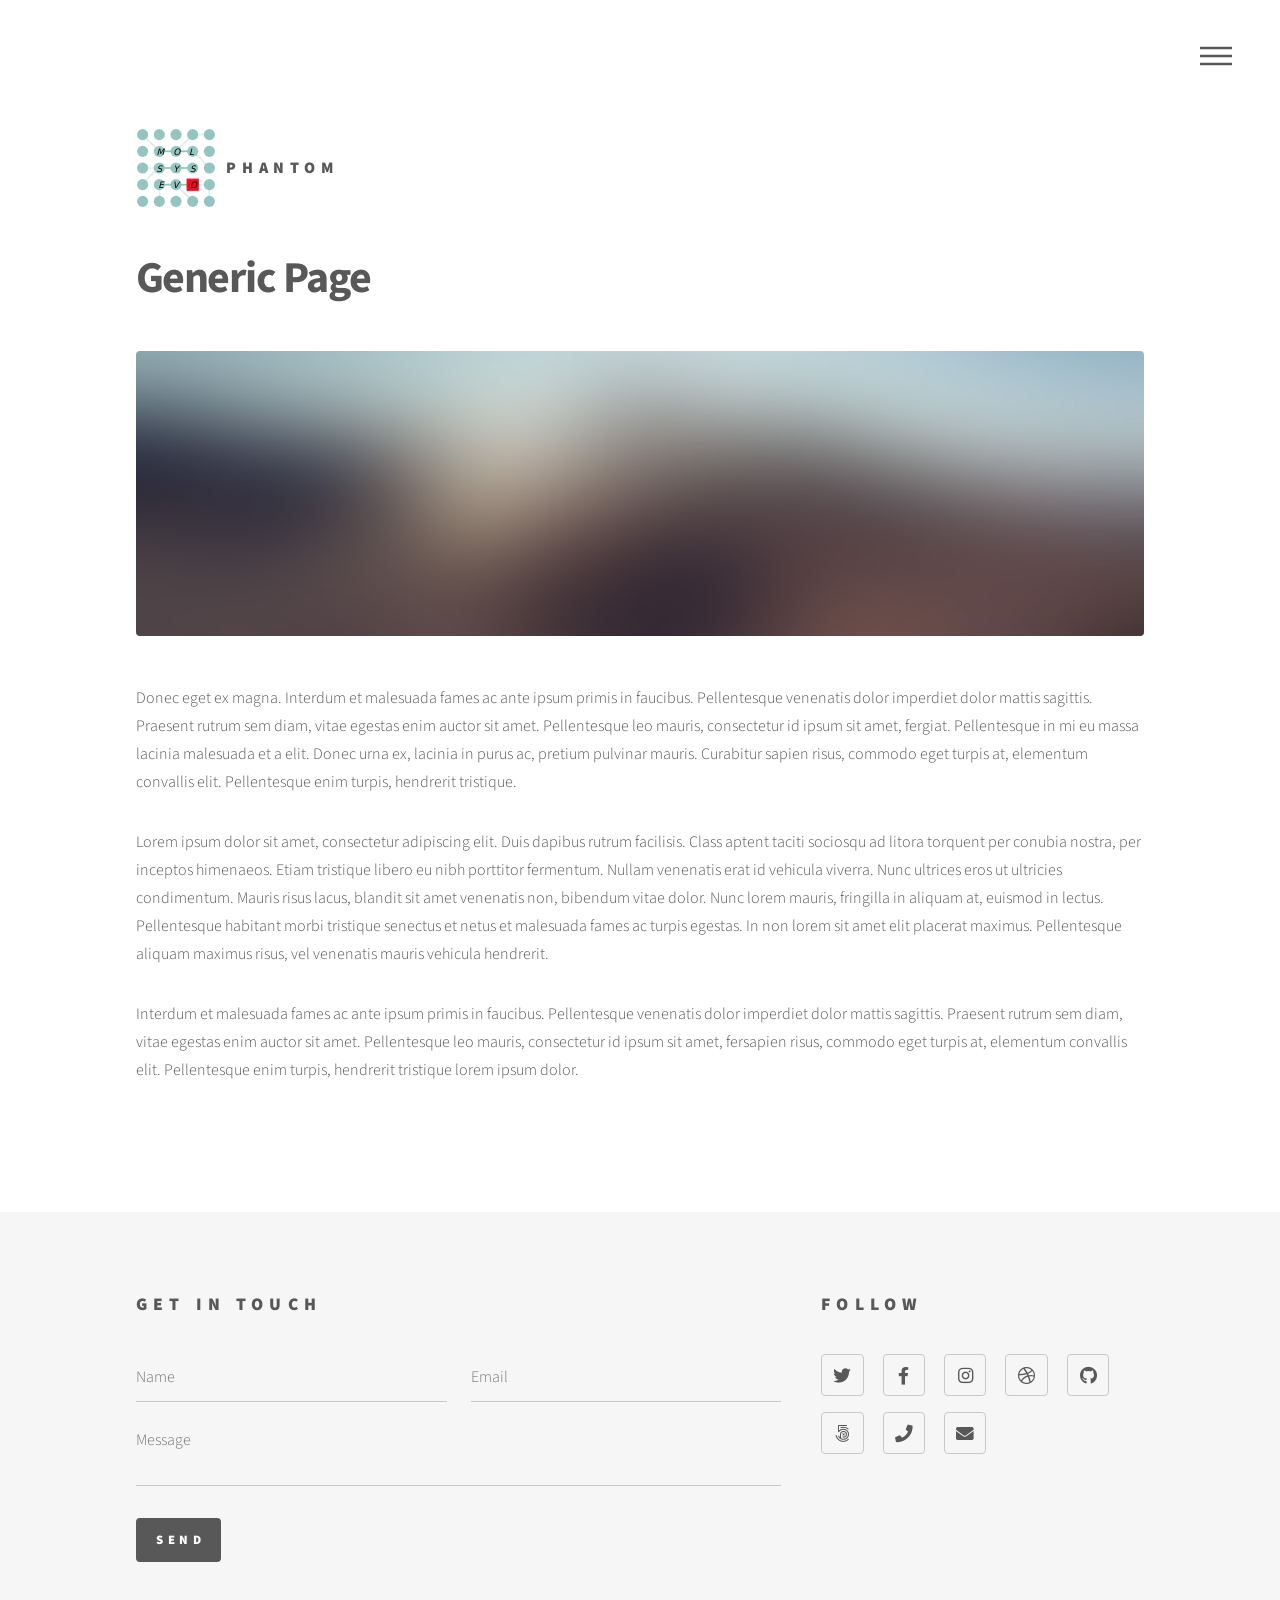
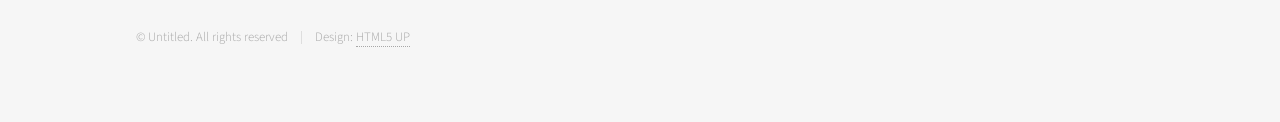
<file: generic.html>
<!DOCTYPE HTML>
<!--
	Phantom by HTML5 UP
	html5up.net | @ajlkn
	Free for personal and commercial use under the CCA 3.0 license (html5up.net/license)
-->
<html>
	<head>
		<title>Generic - Phantom by HTML5 UP</title>
		<meta charset="utf-8" />
		<meta name="viewport" content="width=device-width, initial-scale=1, user-scalable=no" />
		<link rel="stylesheet" href="assets/css/main.css" />
		<noscript><link rel="stylesheet" href="assets/css/noscript.css" /></noscript>
	</head>
	<body class="is-preload">
		<!-- Wrapper -->
			<div id="wrapper">

				<!-- Header -->
					<header id="header">
						<div class="inner">

							<!-- Logo -->
								<a href="index.html" class="logo">
									<span class="symbol"><img src="images/logo.svg" alt="" /></span><span class="title">Phantom</span>
								</a>

							<!-- Nav -->
								<nav>
									<ul>
										<li><a href="#menu">Menu</a></li>
									</ul>
								</nav>

						</div>
					</header>

				<!-- Menu -->
					<nav id="menu">
						<h2>Menu</h2>
						<ul>
							<li><a href="index.html">Home</a></li>
							<li><a href="generic.html">Ipsum veroeros</a></li>
							<li><a href="generic.html">Tempus etiam</a></li>
							<li><a href="generic.html">Consequat dolor</a></li>
							<li><a href="elements.html">Elements</a></li>
						</ul>
					</nav>

				<!-- Main -->
					<div id="main">
						<div class="inner">
							<h1>Generic Page</h1>
							<span class="image main"><img src="images/pic13.jpg" alt="" /></span>
							<p>Donec eget ex magna. Interdum et malesuada fames ac ante ipsum primis in faucibus. Pellentesque venenatis dolor imperdiet dolor mattis sagittis. Praesent rutrum sem diam, vitae egestas enim auctor sit amet. Pellentesque leo mauris, consectetur id ipsum sit amet, fergiat. Pellentesque in mi eu massa lacinia malesuada et a elit. Donec urna ex, lacinia in purus ac, pretium pulvinar mauris. Curabitur sapien risus, commodo eget turpis at, elementum convallis elit. Pellentesque enim turpis, hendrerit tristique.</p>
							<p>Lorem ipsum dolor sit amet, consectetur adipiscing elit. Duis dapibus rutrum facilisis. Class aptent taciti sociosqu ad litora torquent per conubia nostra, per inceptos himenaeos. Etiam tristique libero eu nibh porttitor fermentum. Nullam venenatis erat id vehicula viverra. Nunc ultrices eros ut ultricies condimentum. Mauris risus lacus, blandit sit amet venenatis non, bibendum vitae dolor. Nunc lorem mauris, fringilla in aliquam at, euismod in lectus. Pellentesque habitant morbi tristique senectus et netus et malesuada fames ac turpis egestas. In non lorem sit amet elit placerat maximus. Pellentesque aliquam maximus risus, vel venenatis mauris vehicula hendrerit.</p>
							<p>Interdum et malesuada fames ac ante ipsum primis in faucibus. Pellentesque venenatis dolor imperdiet dolor mattis sagittis. Praesent rutrum sem diam, vitae egestas enim auctor sit amet. Pellentesque leo mauris, consectetur id ipsum sit amet, fersapien risus, commodo eget turpis at, elementum convallis elit. Pellentesque enim turpis, hendrerit tristique lorem ipsum dolor.</p>
						</div>
					</div>

				<!-- Footer -->
					<footer id="footer">
						<div class="inner">
							<section>
								<h2>Get in touch</h2>
								<form method="post" action="#">
									<div class="fields">
										<div class="field half">
											<input type="text" name="name" id="name" placeholder="Name" />
										</div>
										<div class="field half">
											<input type="email" name="email" id="email" placeholder="Email" />
										</div>
										<div class="field">
											<textarea name="message" id="message" placeholder="Message"></textarea>
										</div>
									</div>
									<ul class="actions">
										<li><input type="submit" value="Send" class="primary" /></li>
									</ul>
								</form>
							</section>
							<section>
								<h2>Follow</h2>
								<ul class="icons">
									<li><a href="#" class="icon brands style2 fa-twitter"><span class="label">Twitter</span></a></li>
									<li><a href="#" class="icon brands style2 fa-facebook-f"><span class="label">Facebook</span></a></li>
									<li><a href="#" class="icon brands style2 fa-instagram"><span class="label">Instagram</span></a></li>
									<li><a href="#" class="icon brands style2 fa-dribbble"><span class="label">Dribbble</span></a></li>
									<li><a href="#" class="icon brands style2 fa-github"><span class="label">GitHub</span></a></li>
									<li><a href="#" class="icon brands style2 fa-500px"><span class="label">500px</span></a></li>
									<li><a href="#" class="icon solid style2 fa-phone"><span class="label">Phone</span></a></li>
									<li><a href="#" class="icon solid style2 fa-envelope"><span class="label">Email</span></a></li>
								</ul>
							</section>
							<ul class="copyright">
								<li>&copy; Untitled. All rights reserved</li><li>Design: <a href="http://html5up.net">HTML5 UP</a></li>
							</ul>
						</div>
					</footer>

			</div>

		<!-- Scripts -->
			<script src="assets/js/jquery.min.js"></script>
			<script src="assets/js/browser.min.js"></script>
			<script src="assets/js/breakpoints.min.js"></script>
			<script src="assets/js/util.js"></script>
			<script src="assets/js/main.js"></script>

	</body>
</html>
</file>
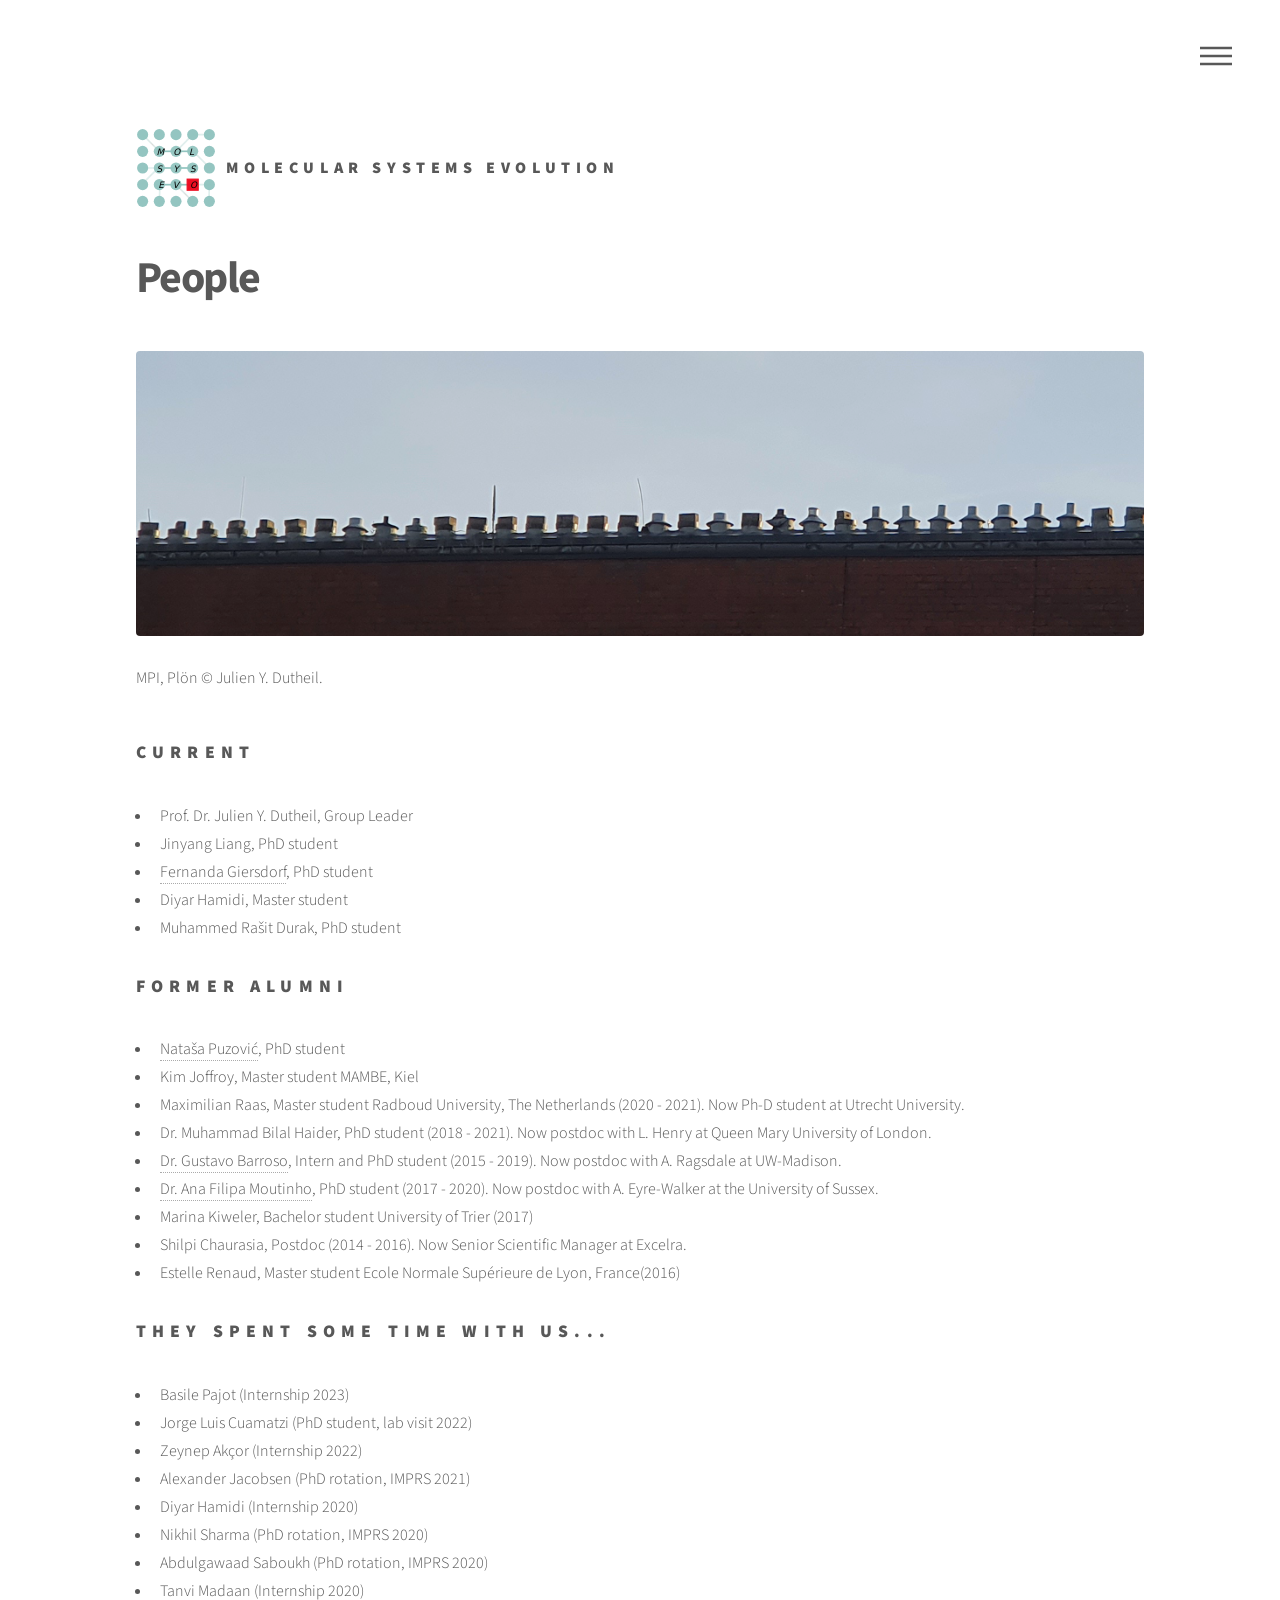
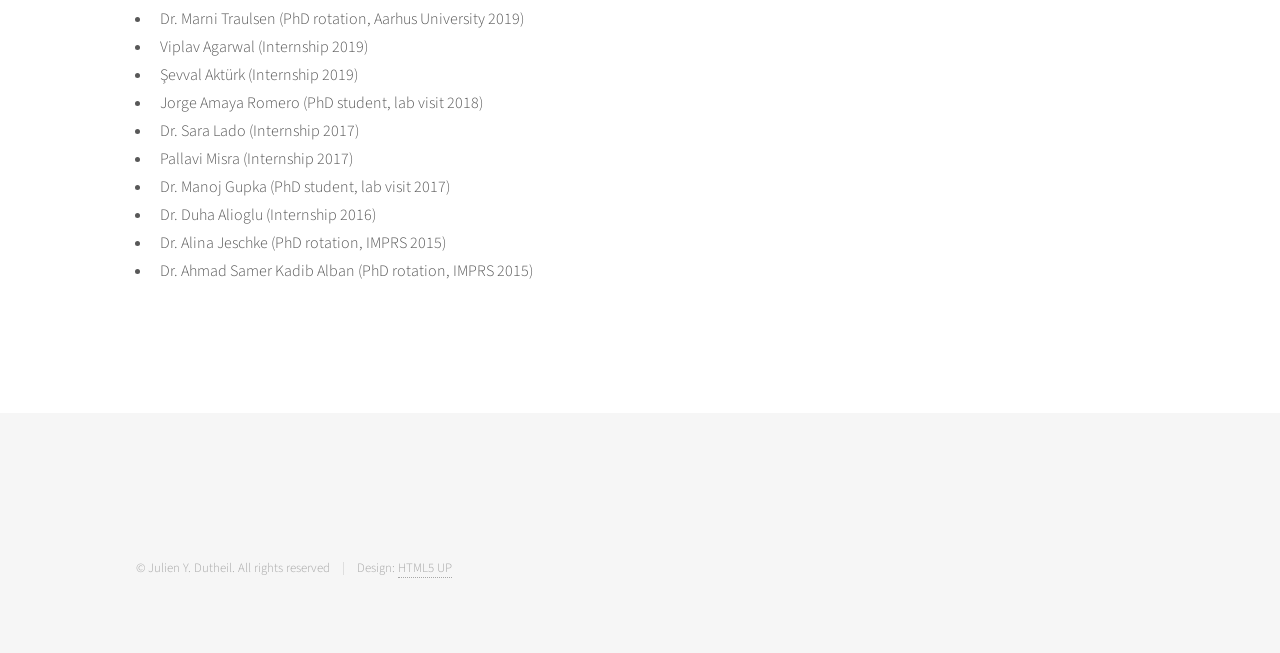
<file: people.html>
<!DOCTYPE HTML>
<html>
  <head>
    <title>People</title>
    <meta charset="utf-8" />
    <meta name="viewport" content="width=device-width, initial-scale=1, user-scalable=no" />
    <link rel="stylesheet" href="assets/css/main.css" />
    <noscript><link rel="stylesheet" href="assets/css/noscript.css" /></noscript>
  </head>
  <body class="is-preload">
    <!-- Wrapper -->
      <div id="wrapper">

        <!-- Header -->
          <header id="header">
            <div class="inner">

              <!-- Logo -->
                <a href="index.html" class="logo">
                  <span class="symbol"><img src="images/logo.svg" alt="" /></span><span class="title">Molecular Systems Evolution</span>
                </a>

              <!-- Nav -->
                <nav>
                  <ul>
                    <li><a href="#menu">Menu</a></li>
                  </ul>
                </nav>

            </div>
          </header>

        <!-- Menu -->
          <nav id="menu">
            <h2>Menu</h2>
            <ul>
              <li><a href="index.html">Home</a></li>
              <li><a href="coevolution.html">Molecular Coevolution</a></li>
              <li><a href="popgen_modeling.html">Population Genomics Modeling</a></li>
              <li><a href="gene_networks.html">Evolutionary Models of Gene Networks</a></li>
              <li><a href="adaptive_evolution.html">Adaptive evolution</a></li>
              <li><a href="fungi_genomics.html">Population Genomics of Fungi</a></li>
              <li><a href="software.html">Data and Software</a></li>
              <li><a href="people.html">People</a></li>
            </ul>
          </nav>

        <!-- Main -->
          <div id="main">
            <div class="inner">
              <h1>People</h1>
        <span class="image main"><img src="images/institute_roof_banner.png" alt="" /><br/>MPI, Plön &copy; Julien Y. Dutheil.</span>
              <p>
        <h2>Current</h2>
        <ul>
          <li>Prof. Dr. Julien Y. Dutheil, Group Leader</li>
          <li>Jinyang Liang, PhD student</li>
          <li><a href="https://fernandagiersdorf.github.io/">Fernanda Giersdorf</a>, PhD student</li>
          <li>Diyar Hamidi, Master student</li>
	  <li>Muhammed Rašit Durak, PhD student</li>
        </ul>

        <h2>Former alumni</h2>
        <ul>
          <li><a href="https://natashapuzovic.github.io/">Nataša Puzović</a>, PhD student</li>
          <li>Kim Joffroy, Master student MAMBE, Kiel</li>
          <li>Maximilian Raas, Master student Radboud University, The Netherlands (2020 - 2021). Now Ph-D student at Utrecht University.</li>
	  <li>Dr. Muhammad Bilal Haider, PhD student (2018 - 2021). Now postdoc with L. Henry at Queen Mary University of London.</li>
          <li><a href="https://gvbarroso.github.io/">Dr. Gustavo Barroso</a>, Intern and PhD student (2015 - 2019). Now postdoc with A. Ragsdale at UW-Madison.</li>
	  <li><a href="https://profiles.sussex.ac.uk/p526764-ana-filipa-moutinho">Dr. Ana Filipa Moutinho</a>, PhD student (2017 - 2020). Now postdoc with A. Eyre-Walker at the University of Sussex.</li>
          <li>Marina Kiweler, Bachelor student University of Trier (2017)</li>
          <li>Shilpi Chaurasia, Postdoc (2014 - 2016). Now Senior Scientific Manager at Excelra.</li>
          <li>Estelle Renaud, Master student Ecole Normale Supérieure de Lyon, France(2016)</li>
        </ul>

        <h2>They spent some time with us...</h2>
        <ul>
          <li>Basile Pajot (Internship 2023)</li>
          <li>Jorge Luis Cuamatzi (PhD student, lab visit 2022)</li>
          <li>Zeynep Akçor (Internship 2022)</li>
          <li>Alexander Jacobsen (PhD rotation, IMPRS 2021)</li>
          <li>Diyar Hamidi (Internship 2020)</li>
          <li>Nikhil Sharma (PhD rotation, IMPRS 2020)</li>
          <li>Abdulgawaad Saboukh (PhD rotation, IMPRS 2020)</li>
          <li>Tanvi Madaan (Internship 2020)</li>
          <li>Dr. Marni Traulsen (PhD rotation, Aarhus University 2019)</li>
          <li>Viplav Agarwal (Internship 2019)</li>
          <li>Şevval Aktürk (Internship 2019)</li>
          <li>Jorge Amaya Romero (PhD student, lab visit 2018)</li>
          <li>Dr. Sara Lado (Internship 2017)</li>
          <li>Pallavi Misra (Internship 2017)</li>
          <li>Dr. Manoj Gupka (PhD student, lab visit 2017)</li>
          <li>Dr. Duha Alioglu (Internship 2016)</li>
          <li>Dr. Alina Jeschke (PhD rotation, IMPRS 2015)</li>
          <li>Dr. Ahmad Samer Kadib Alban (PhD rotation, IMPRS 2015)</li>
        </ul>
        </p>
            </div>
          </div>

        <!-- Footer -->
          <footer id="footer">
            <div class="inner">
              <ul class="copyright">
                <li>&copy; Julien Y. Dutheil. All rights reserved</li><li>Design: <a href="http://html5up.net">HTML5 UP</a></li>
              </ul>
            </div>
          </footer>

      </div>

    <!-- Scripts -->
      <script src="assets/js/jquery.min.js"></script>
      <script src="assets/js/browser.min.js"></script>
      <script src="assets/js/breakpoints.min.js"></script>
      <script src="assets/js/util.js"></script>
      <script src="assets/js/main.js"></script>

  </body>
</html>
</file>
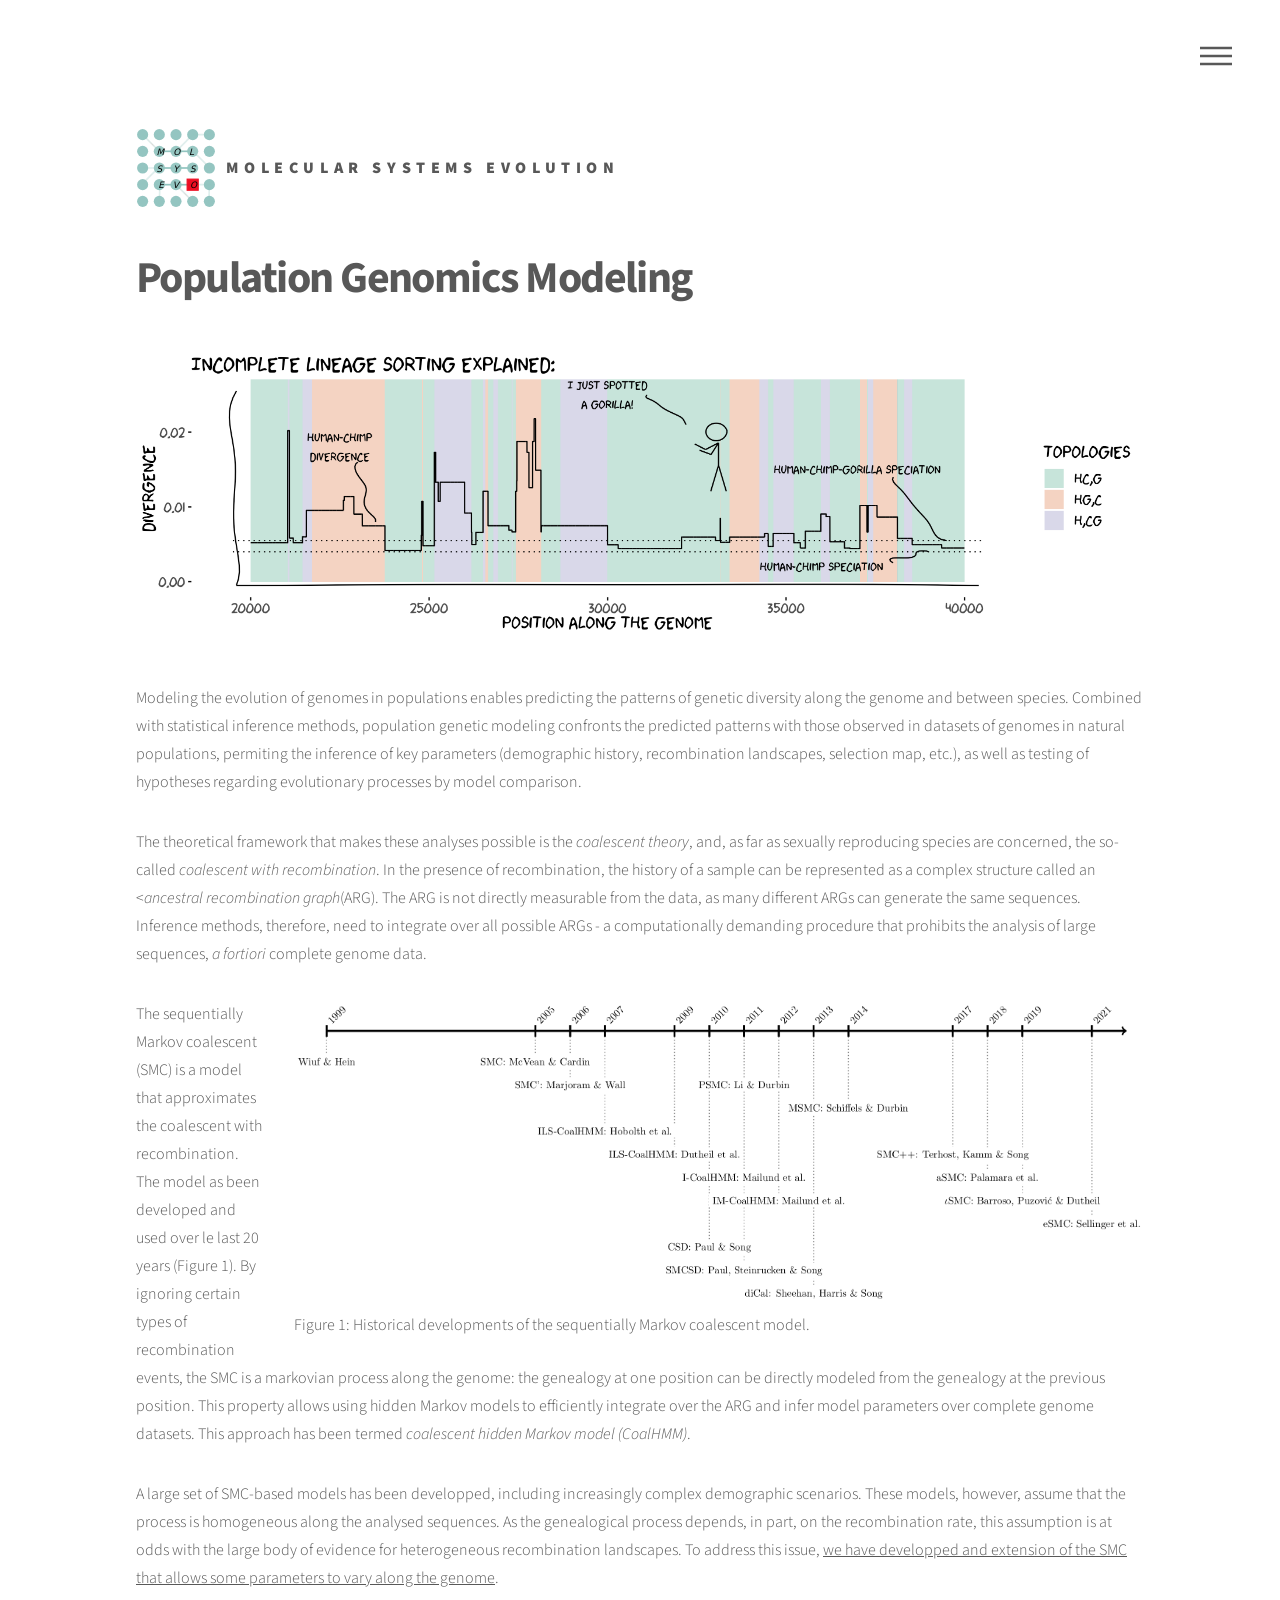
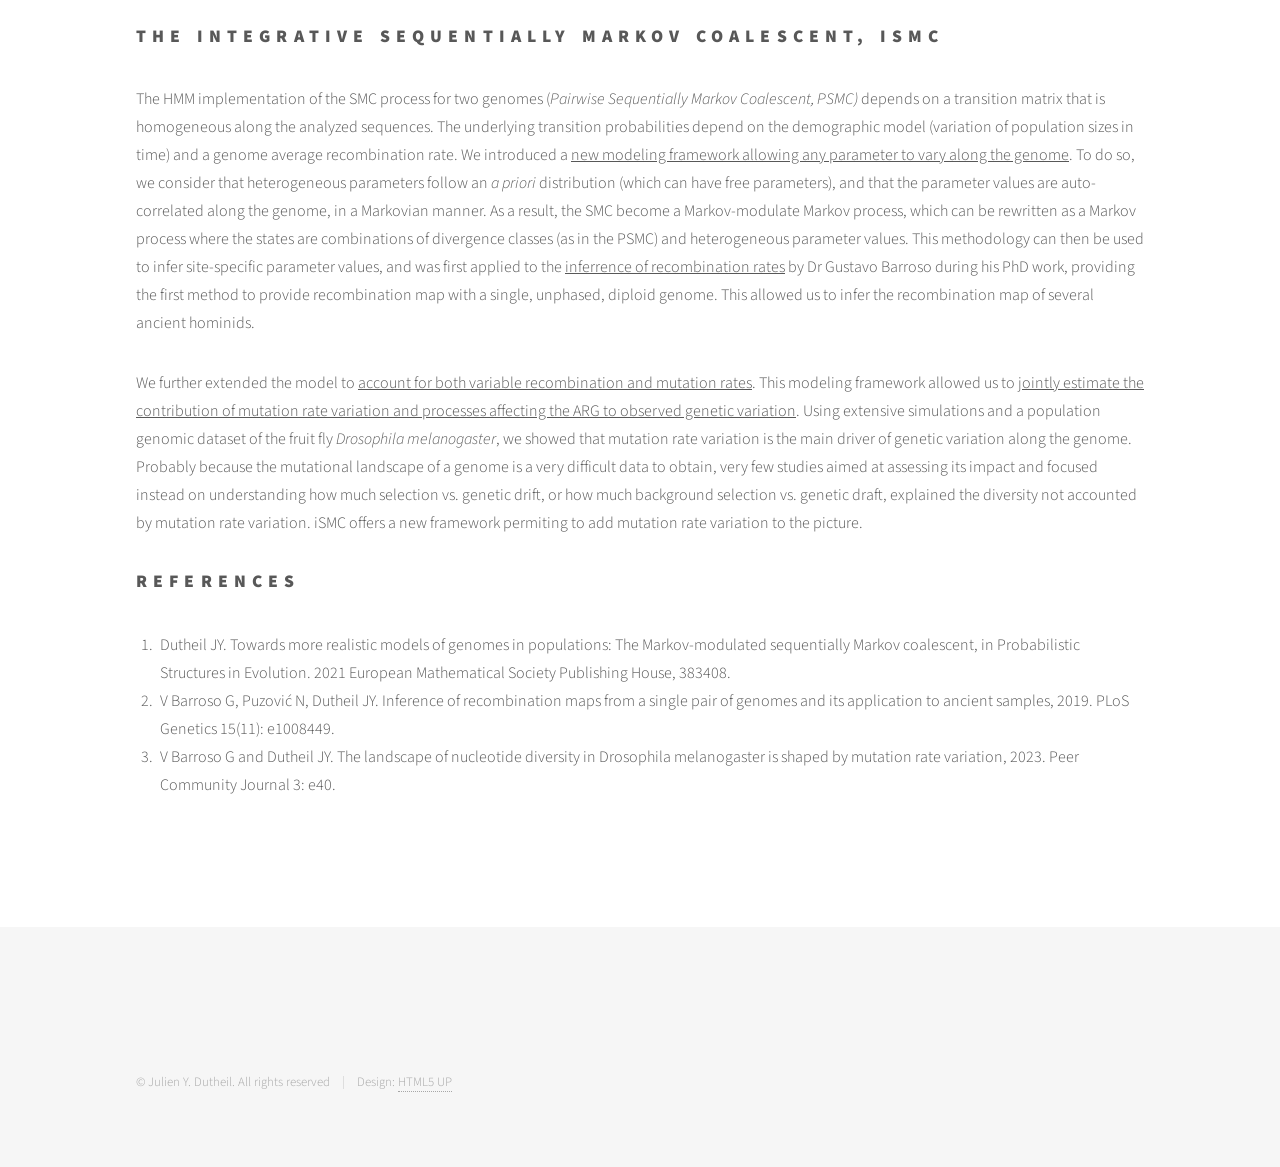
<file: popgen_modeling.html>
<!DOCTYPE HTML>
<html>
  <head>
    <title>Population Genomics Modeling</title>
    <meta charset="utf-8" />
    <meta name="viewport" content="width=device-width, initial-scale=1, user-scalable=no" />
    <link rel="stylesheet" href="assets/css/main.css" />
    <noscript><link rel="stylesheet" href="assets/css/noscript.css" /></noscript>
  </head>
  <body class="is-preload">
    <!-- Wrapper -->
      <div id="wrapper">

        <!-- Header -->
          <header id="header">
            <div class="inner">

              <!-- Logo -->
                <a href="index.html" class="logo">
                  <span class="symbol"><img src="images/logo.svg" alt="" /></span><span class="title">Molecular Systems Evolution</span>
                </a>

              <!-- Nav -->
                <nav>
                  <ul>
                    <li><a href="#menu">Menu</a></li>
                  </ul>
                </nav>

            </div>
          </header>

        <!-- Menu -->
          <nav id="menu">
            <h2>Menu</h2>
            <ul>
              <li><a href="index.html">Home</a></li>
              <li><a href="coevolution.html">Molecular Coevolution</a></li>
              <li><a href="popgen_modeling.html">Population Genomics Modeling</a></li>
              <li><a href="gene_networks.html">Evolutionary Models of Gene Networks</a></li>
              <li><a href="adaptive_evolution.html">Adaptive evolution</a></li>
              <li><a href="fungi_genomics.html">Population Genomics of Fungi</a></li>
              <li><a href="software.html">Data and Software</a></li>
              <li><a href="people.html">People</a></li>
            </ul>
          </nav>

        <!-- Main -->
          <div id="main">
            <div class="inner">
              <h1>Population Genomics Modeling</h1>
              <span class="image main"><img src="images/ILS_explained_banner.png" alt="" /></span>
              
	      <p>Modeling the evolution of genomes in populations enables predicting the patterns of genetic diversity along the genome and between species.
	      Combined with statistical inference methods, population genetic modeling confronts the predicted patterns with those observed in datasets of genomes in natural populations, permiting the inference of key parameters (demographic history, recombination landscapes, selection map, etc.), as well as testing of hypotheses regarding evolutionary processes by model comparison.</p>
	      <p>The theoretical framework that makes these analyses possible is the <em>coalescent theory</em>, and, as far as sexually reproducing species are concerned, the so-called <em>coalescent with recombination</em>. In the presence of recombination, the history of a sample can be represented as a complex structure called an <<em>ancestral recombination graph</em>(ARG). The ARG is not directly measurable from the data, as many different ARGs can generate the same sequences.
	      Inference methods, therefore, need to integrate over all possible ARGs - a computationally demanding procedure that prohibits the analysis of large sequences, <i>a fortiori</i> complete genome data.</p>
	      <figure>
          	<img src="images/SMC_chronology.png" alt="Development of the sequentially Markov coalescent (SMC)" width="850px" />
	        <figcaption style="width: 850px">
        	  Figure 1: Historical developments of the sequentially Markov coalescent model.
          	</figcaption>
              </figure>
	      <p>The sequentially Markov coalescent (SMC) is a model that approximates the coalescent with recombination.
	      The model as been developed and used over le last 20 years (Figure 1).
	      By ignoring certain types of recombination events, the SMC is a markovian process along the genome: the genealogy at one position can be directly modeled from the genealogy at the previous position.
	      This property allows using hidden Markov models to efficiently integrate over the ARG and infer model parameters over complete genome datasets.
	      This approach has been termed <em>coalescent hidden Markov model (CoalHMM)</em>.</p>

	      <p>A large set of SMC-based models has been developped, including increasingly complex demographic scenarios.
	      These models, however, assume that the process is homogeneous along the analysed sequences.
	      As the genealogical process depends, in part, on the recombination rate, this assumption is at odds with the large body of evidence for heterogeneous recombination landscapes.
	      To address this issue, <q cite='#Dutheil2021'>we have developped and extension of the SMC that allows some parameters to vary along the genome</q>.</p>

	      <h2>The integrative sequentially Markov coalescent, iSMC</h2>

	      <p>The HMM implementation of the SMC process for two genomes (<em>Pairwise Sequentially Markov Coalescent, PSMC)</em> depends on a transition matrix that is homogeneous along the analyzed sequences.
	      The underlying transition probabilities depend on the demographic model (variation of population sizes in time) and a genome average recombination rate.
	      We introduced a  <q cite='#Dutheil2021'>new modeling framework allowing any parameter to vary along the genome</q>.
	      To do so, we consider that heterogeneous parameters follow an <i>a priori</i> distribution (which can have free parameters), and that the parameter values are auto-correlated along the genome, in a Markovian manner.
	      As a result, the SMC become a Markov-modulate Markov process, which can be rewritten as a Markov process where the states are combinations of divergence classes (as in the PSMC) and heterogeneous parameter values.
	      This methodology can then be used to infer site-specific parameter values, and was first applied to the <q cite='#Barroso2019'>inferrence of recombination rates</q> by Dr Gustavo Barroso during his PhD work, providing the first method to provide recombination map with a single, unphased, diploid genome.
	      This allowed us to infer the recombination map of several ancient hominids.</p>
	      
	      <p>We further extended the model to <q cite='#Barroso2021'>account for both variable recombination and mutation rates</q>. This modeling framework allowed us to <q cite='#Barroso2023'>jointly estimate the contribution of mutation rate variation and processes affecting the ARG to observed genetic variation</q>. Using extensive simulations and a population genomic dataset of the fruit fly <i>Drosophila melanogaster</i>, we showed that mutation rate variation is the main driver of genetic variation along the genome. Probably because the mutational landscape of a genome is a very difficult data to obtain, very few studies aimed at assessing its impact and focused instead on understanding how much selection vs. genetic drift, or how much background selection vs. genetic draft, explained the diversity not accounted by mutation rate variation. iSMC offers a new framework permiting to add mutation rate variation to the picture. 
	      </p> 

	      <h2>References</h2>
              <ol>
                <li id='Dutheil2021'>Dutheil JY. Towards more realistic models of genomes in populations: The Markov-modulated
			sequentially Markov coalescent, in <cite>Probabilistic Structures in Evolution.</cite> <time datetime='2021'>2021</time> European
Mathematical Society Publishing House, 383408.</li>
		<li id='Barroso2019'>V Barroso G, Puzović N, Dutheil JY. Inference of recombination maps from a single pair of genomes and its application to ancient samples, <time datetime='2019'>2019</time>.  <cite>PLoS Genetics 15(11): e1008449.</cite></li> 
		<li id='Barroso2023'>V Barroso G and Dutheil JY. The landscape of nucleotide diversity in Drosophila melanogaster is shaped by mutation rate variation, <time datetime='2023'>2023</time>. <cite>Peer Community Journal 3: e40.</cite></li>
	      </ol>

            </div>
          </div>

        <!-- Footer -->
          <footer id="footer">
            <div class="inner">
              <ul class="copyright">
                <li>&copy; Julien Y. Dutheil. All rights reserved</li><li>Design: <a href="http://html5up.net">HTML5 UP</a></li>
              </ul>
            </div>
          </footer>

      </div>

    <!-- Scripts -->
      <script src="assets/js/jquery.min.js"></script>
      <script src="assets/js/browser.min.js"></script>
      <script src="assets/js/breakpoints.min.js"></script>
      <script src="assets/js/util.js"></script>
      <script src="assets/js/main.js"></script>

  </body>
</html>
</file>
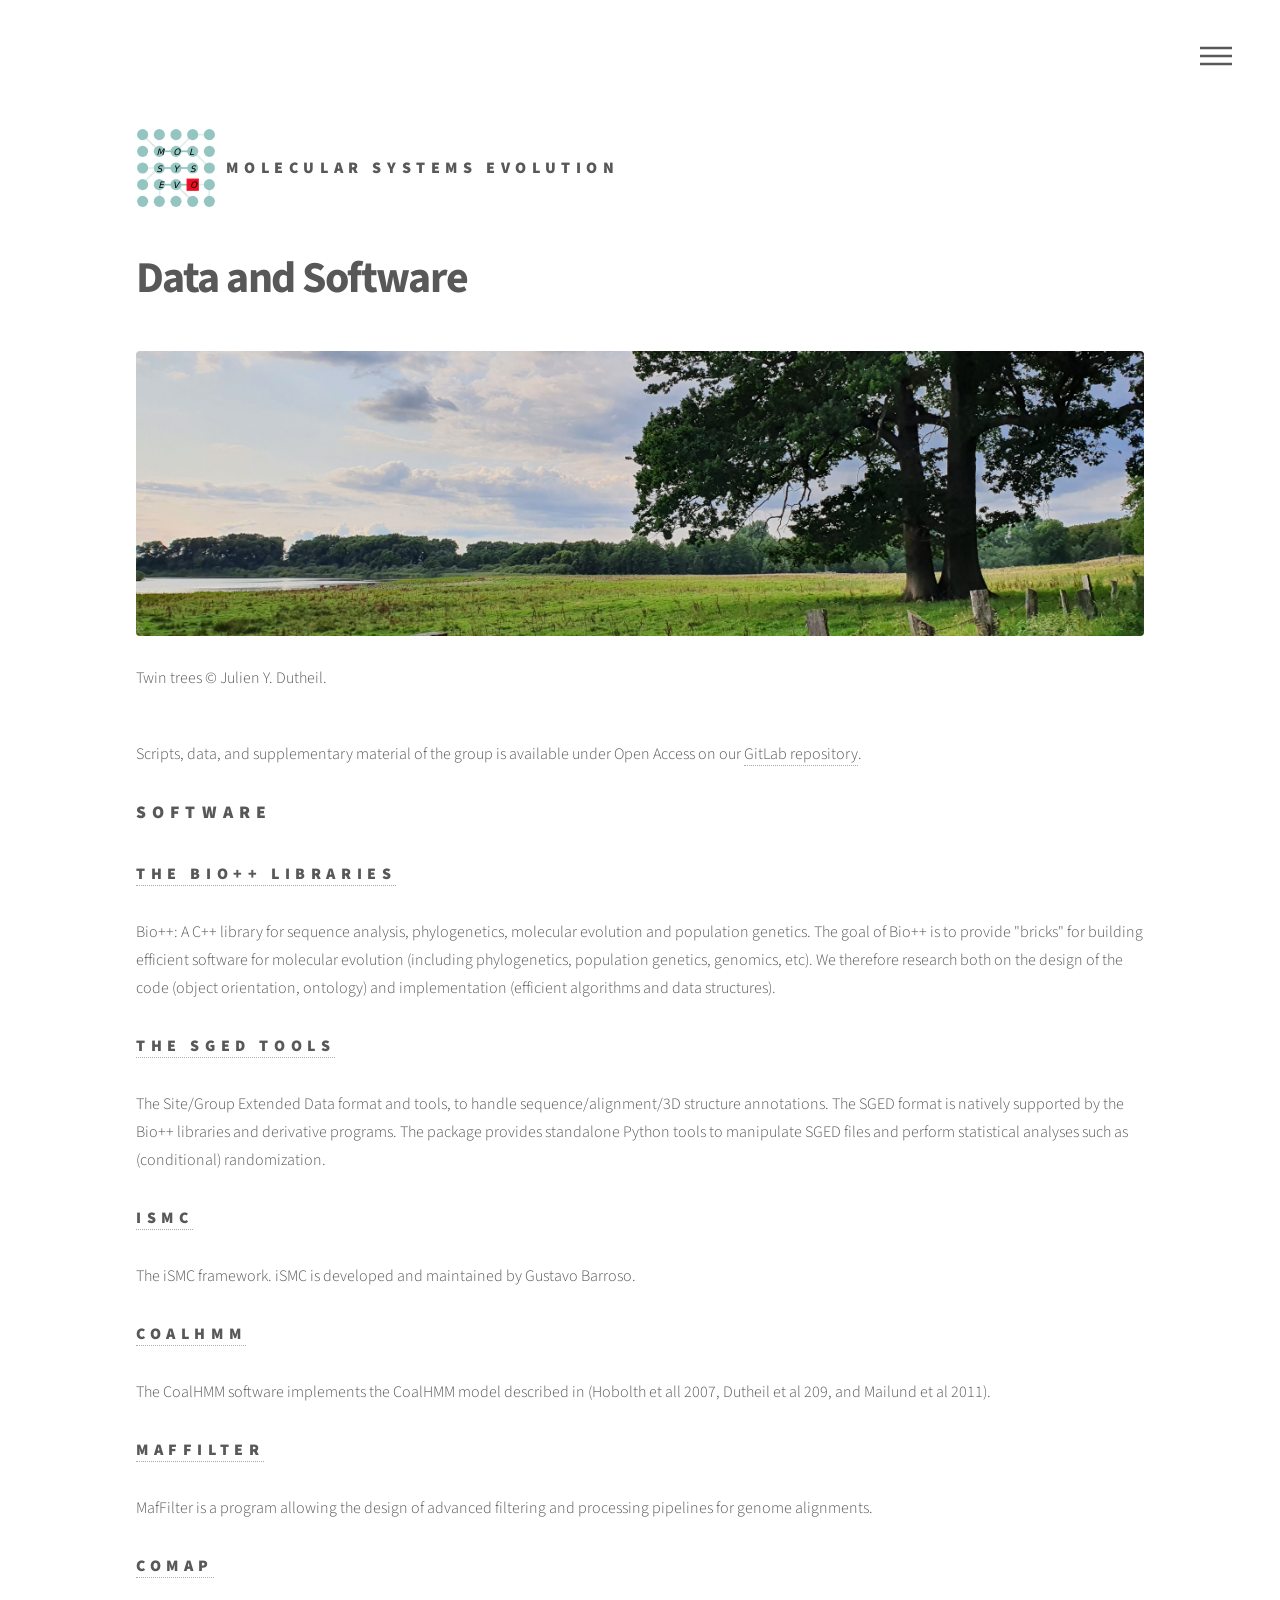
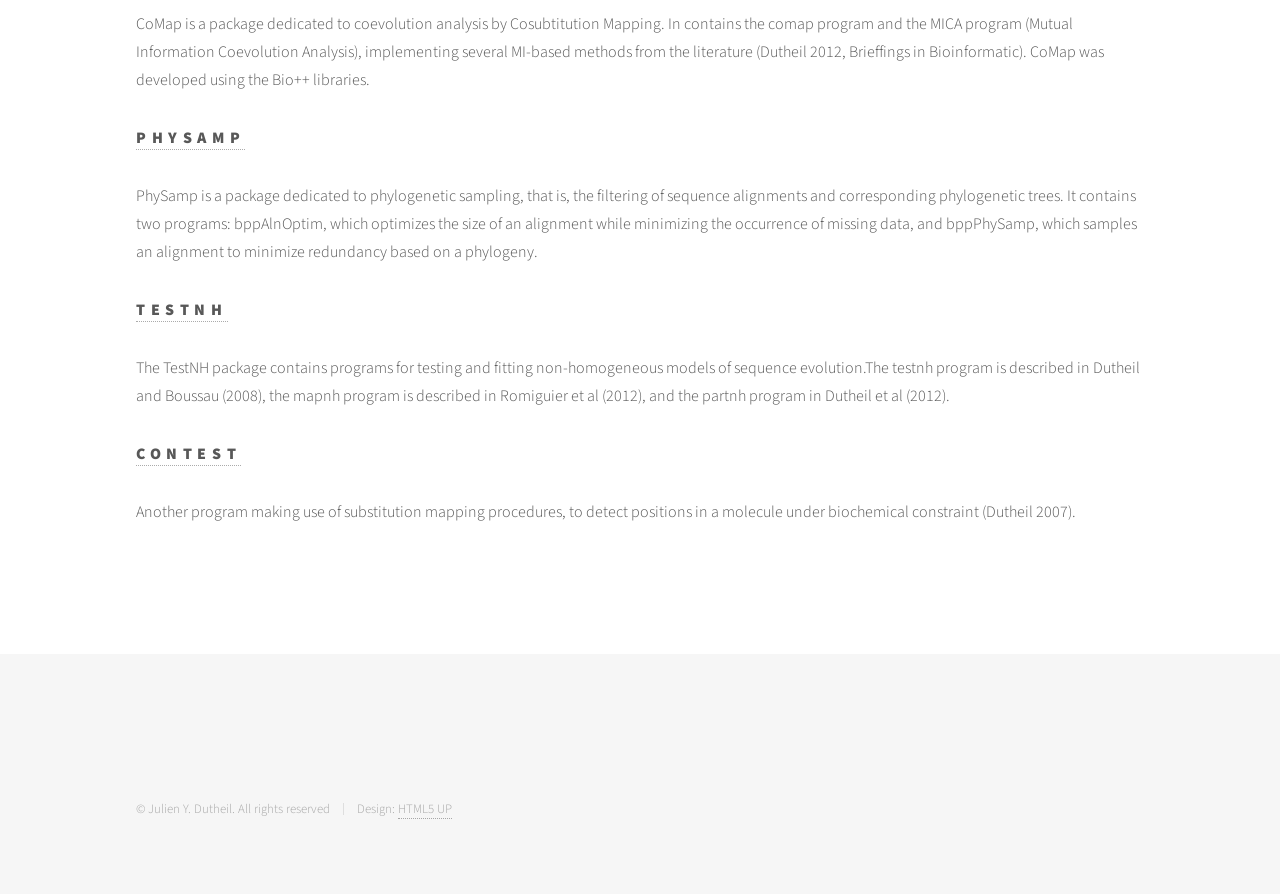
<file: software.html>
<!DOCTYPE HTML>
<html>
  <head>
    <title>Software</title>
    <meta charset="utf-8" />
    <meta name="viewport" content="width=device-width, initial-scale=1, user-scalable=no" />
    <link rel="stylesheet" href="assets/css/main.css" />
    <noscript><link rel="stylesheet" href="assets/css/noscript.css" /></noscript>
  </head>
  <body class="is-preload">
    <!-- Wrapper -->
      <div id="wrapper">

        <!-- Header -->
          <header id="header">
            <div class="inner">

              <!-- Logo -->
                <a href="index.html" class="logo">
                  <span class="symbol"><img src="images/logo.svg" alt="" /></span><span class="title">Molecular Systems Evolution</span>
                </a>

              <!-- Nav -->
                <nav>
                  <ul>
                    <li><a href="#menu">Menu</a></li>
                  </ul>
                </nav>

            </div>
          </header>

        <!-- Menu -->
          <nav id="menu">
            <h2>Menu</h2>
            <ul>
              <li><a href="index.html">Home</a></li>
              <li><a href="coevolution.html">Molecular Coevolution</a></li>
              <li><a href="popgen_modeling.html">Population Genomics Modeling</a></li>
              <li><a href="gene_networks.html">Evolutionary Models of Gene Networks</a></li>
              <li><a href="adaptive_evolution.html">Adaptive evolution</a></li>
              <li><a href="fungi_genomics.html">Population Genomics of Fungi</a></li>
              <li><a href="software.html">Data and Software</a></li>
              <li><a href="people.html">People</a></li>
            </ul>
          </nav>

        <!-- Main -->
          <div id="main">
            <div class="inner">
              <h1>Data and Software</h1>
	      <span class="image main"><img src="images/twin_trees_banner.png" alt="" /><br/>Twin trees &copy; Julien Y. Dutheil.</span>
	      <p>Scripts, data, and supplementary material of the group is available under Open Access on our <a href="https://gitlab.gwdg.de/molsysevol">GitLab repository</a>.
	      </p>

	      <h2>Software</h2>
	      
	      <h3><a href="https://biopp.github.io/">The Bio++ libraries</a></h3>
	      <p>Bio++: A C++ library for sequence analysis, phylogenetics, molecular evolution and population genetics.
	      The goal of Bio++ is to provide "bricks" for building efficient software for molecular evolution (including phylogenetics, population genetics, genomics, etc). We therefore research both on the design of the code (object orientation, ontology) and implementation (efficient algorithms and data structures).</p>

	      <h3><a href="https://jydu.github.io/sgedtools">The SGED Tools</a></h3>
	      <p>The Site/Group Extended Data format and tools, to handle sequence/alignment/3D structure annotations.
	      The SGED format is natively supported by the Bio++ libraries and derivative programs.
	      The package provides standalone Python tools to manipulate SGED files and perform statistical analyses such as (conditional) randomization.</p>

	      <h3><a href="https://github.com/gvbarroso/ismc">iSMC</a></h3>
	      <p>The iSMC framework. iSMC is developed and maintained by Gustavo Barroso.</p>
	      
	      <h3><a href="https://github.com/jydu/coalhmm">CoalHMM</a></h3>
	      <p>The CoalHMM software implements the CoalHMM model described in (Hobolth et all 2007, Dutheil et al 209, and Mailund et al 2011).</p>

	      <h3><a href="https://jydu.github.io/maffilter/">MafFilter</a></h3>
	      <p>MafFilter is a program allowing the design of advanced filtering and processing pipelines for genome alignments.</p>

	      <h3><a href="https://jydu.github.io/comap/">CoMap</a></h3>
	      <p>CoMap is a package dedicated to coevolution analysis by Cosubtitution Mapping. In contains the comap program and the MICA program (Mutual Information Coevolution Analysis), implementing several MI-based methods from the literature (Dutheil 2012, Brieffings in Bioinformatic). CoMap was developed using the Bio++ libraries.</p>
	      
	      <h3><a href="https://jydu.github.io/physamp/">PhySamp</a></h3>
	      <p>PhySamp is a package dedicated to phylogenetic sampling, that is, the filtering of sequence alignments and corresponding phylogenetic trees. It contains two programs: bppAlnOptim, which optimizes the size of an alignment while minimizing the occurrence of missing data, and bppPhySamp, which samples an alignment to minimize redundancy based on a phylogeny.</p>

	      <h3><a href="https://github.com/biopp/testnh">TestNH</a></h3>
	      <p>The TestNH package contains programs for testing and fitting non-homogeneous models of sequence evolution.The testnh program is described in Dutheil and Boussau (2008), the mapnh program is described in Romiguier et al (2012), and the partnh program in Dutheil et al (2012).</p>

	      <h3><a href="https://github.com/jydu/contest">ConTest</a></h3>
	      <p>Another program making use of substitution mapping procedures, to detect positions in a molecule under biochemical constraint (Dutheil 2007).</p>

            </div>
          </div>

        <!-- Footer -->
          <footer id="footer">
            <div class="inner">
              <ul class="copyright">
                <li>&copy; Julien Y. Dutheil. All rights reserved</li><li>Design: <a href="http://html5up.net">HTML5 UP</a></li>
              </ul>
            </div>
          </footer>

      </div>

    <!-- Scripts -->
      <script src="assets/js/jquery.min.js"></script>
      <script src="assets/js/browser.min.js"></script>
      <script src="assets/js/breakpoints.min.js"></script>
      <script src="assets/js/util.js"></script>
      <script src="assets/js/main.js"></script>

  </body>
</html>
</file>
<file: docs/assets/css/noscript.css>
/*
	Phantom by HTML5 UP
	html5up.net | @ajlkn
	Free for personal and commercial use under the CCA 3.0 license (html5up.net/license)
*/

/* Tiles */

	body.is-preload .tiles article {
		-moz-transform: none;
		-webkit-transform: none;
		-ms-transform: none;
		transform: none;
		opacity: 1;
	}
</file>
<file: assets/css/noscript.css>
/*
	Phantom by HTML5 UP
	html5up.net | @ajlkn
	Free for personal and commercial use under the CCA 3.0 license (html5up.net/license)
*/

/* Tiles */

	body.is-preload .tiles article {
		-moz-transform: none;
		-webkit-transform: none;
		-ms-transform: none;
		transform: none;
		opacity: 1;
	}
</file>
<file: docs/assets/css/main.css>
@import url(fontawesome-all.min.css);
@import url("https://fonts.googleapis.com/css?family=Source+Sans+Pro:300,700,900");

/*
	Phantom by HTML5 UP
	html5up.net | @ajlkn
	Free for personal and commercial use under the CCA 3.0 license (html5up.net/license)
*/

html, body, div, span, applet, object,
iframe, h1, h2, h3, h4, h5, h6, p, blockquote,
pre, a, abbr, acronym, address, big, cite,
code, del, dfn, em, img, ins, kbd, q, s, samp,
small, strike, strong, sub, sup, tt, var, b,
u, i, center, dl, dt, dd, ol, ul, li, fieldset,
form, label, legend, table, caption, tbody,
tfoot, thead, tr, th, td, article, aside,
canvas, details, embed, figure, figcaption,
footer, header, hgroup, menu, nav, output, ruby,
section, summary, time, mark, audio, video {
	margin: 0;
	padding: 0;
	border: 0;
	font-size: 100%;
	font: inherit;
	vertical-align: baseline;}

article, aside, details, figcaption, figure,
footer, header, hgroup, menu, nav, section {
	display: block;}

body {
	line-height: 1;
}

ol, ul {
	list-style: none;
}

blockquote, q {
	quotes: none;
}

	blockquote:before, blockquote:after, q:before, q:after {
		content: '';
		content: none;
	}

table {
	border-collapse: collapse;
	border-spacing: 0;
}

body {
	-webkit-text-size-adjust: none;
}

mark {
	background-color: transparent;
	color: inherit;
}

input::-moz-focus-inner {
	border: 0;
	padding: 0;
}

input, select, textarea {
	-moz-appearance: none;
	-webkit-appearance: none;
	-ms-appearance: none;
	appearance: none;
}

/* Basic */

	@-ms-viewport {
		width: device-width;
	}

	body {
		-ms-overflow-style: scrollbar;
	}

	@media screen and (max-width: 480px) {

		html, body {
			min-width: 320px;
		}

	}

	html {
		box-sizing: border-box;
	}

	*, *:before, *:after {
		box-sizing: inherit;
	}

	body {
		background: #ffffff;
	}

		body.is-preload *, body.is-preload *:before, body.is-preload *:after {
			-moz-animation: none !important;
			-webkit-animation: none !important;
			-ms-animation: none !important;
			animation: none !important;
			-moz-transition: none !important;
			-webkit-transition: none !important;
			-ms-transition: none !important;
			transition: none !important;
		}

/* Type */

	body, input, select, textarea {
		color: #585858;
		font-family: "Source Sans Pro", Helvetica, sans-serif;
		font-size: 16pt;
		font-weight: 300;
		line-height: 1.75;
	}

		@media screen and (max-width: 1680px) {

			body, input, select, textarea {
				font-size: 14pt;
			}

		}

		@media screen and (max-width: 1280px) {

			body, input, select, textarea {
				font-size: 12pt;
			}

		}

	a {
		-moz-transition: border-bottom-color 0.2s ease, color 0.2s ease;
		-webkit-transition: border-bottom-color 0.2s ease, color 0.2s ease;
		-ms-transition: border-bottom-color 0.2s ease, color 0.2s ease;
		transition: border-bottom-color 0.2s ease, color 0.2s ease;
		text-decoration: none;
		color: #585858;
		border-bottom: dotted 1px rgba(88, 88, 88, 0.5);
	}

		a:hover {
			border-bottom-color: transparent;
			color: #f2849e !important;
		}

	strong, b {
		font-weight: 900;
	}

	em, i {
		font-style: italic;
	}

	p {
		margin: 0 0 2em 0;
	}

	h1 {
		font-size: 2.75em;
		font-weight: 700;
		line-height: 1.3;
		margin: 0 0 1em 0;
		letter-spacing: -0.035em;
	}

		h1 a {
			color: inherit;
		}

		@media screen and (max-width: 736px) {

			h1 {
				font-size: 2em;
				margin: 0 0 1em 0;
			}

		}

		@media screen and (max-width: 360px) {

			h1 {
				font-size: 1.75em;
			}

		}

	h2, h3, h4, h5, h6 {
		font-weight: 900;
		line-height: 1.5;
		margin: 0 0 2em 0;
		text-transform: uppercase;
		letter-spacing: 0.35em;
	}

		h2 a, h3 a, h4 a, h5 a, h6 a {
			color: inherit;
		}

	h2 {
		font-size: 1.1em;
	}

	h3 {
		font-size: 1em;
	}

	h4 {
		font-size: 0.8em;
	}

	h5 {
		font-size: 0.8em;
	}

	h6 {
		font-size: 0.8em;
	}

	@media screen and (max-width: 980px) {

		h1 br, h2 br, h3 br, h4 br, h5 br, h6 br {
			display: none;
		}

	}

	@media screen and (max-width: 736px) {

		h2 {
			font-size: 1em;
		}

		h3 {
			font-size: 0.8em;
		}

	}

	sub {
		font-size: 0.8em;
		position: relative;
		top: 0.5em;
	}

	sup {
		font-size: 0.8em;
		position: relative;
		top: -0.5em;
	}

	blockquote {
		border-left: solid 4px #c9c9c9;
		font-style: italic;
		margin: 0 0 2em 0;
		padding: 0.5em 0 0.5em 2em;
	}

	code {
		background: rgba(144, 144, 144, 0.075);
		border-radius: 4px;
		border: solid 1px #c9c9c9;
		font-family: "Courier New", monospace;
		font-size: 0.9em;
		margin: 0 0.25em;
		padding: 0.25em 0.65em;
	}

	pre {
		-webkit-overflow-scrolling: touch;
		font-family: "Courier New", monospace;
		font-size: 0.9em;
		margin: 0 0 2em 0;
	}

		pre code {
			display: block;
			line-height: 1.75;
			padding: 1em 1.5em;
			overflow-x: auto;
		}

	hr {
		border: 0;
		border-bottom: solid 1px #c9c9c9;
		margin: 2em 0;
	}

		hr.major {
			margin: 3em 0;
		}

	.align-left {
		text-align: left;
	}

	.align-center {
		text-align: center;
	}

	.align-right {
		text-align: right;
	}

/* Row */

	.row {
		display: flex;
		flex-wrap: wrap;
		box-sizing: border-box;
		align-items: stretch;
	}

		.row > * {
			box-sizing: border-box;
		}

		.row.gtr-uniform > * > :last-child {
			margin-bottom: 0;
		}

		.row.aln-left {
			justify-content: flex-start;
		}

		.row.aln-center {
			justify-content: center;
		}

		.row.aln-right {
			justify-content: flex-end;
		}

		.row.aln-top {
			align-items: flex-start;
		}

		.row.aln-middle {
			align-items: center;
		}

		.row.aln-bottom {
			align-items: flex-end;
		}

		.row > .imp {
			order: -1;
		}

		.row > .col-1 {
			width: 8.33333%;
		}

		.row > .off-1 {
			margin-left: 8.33333%;
		}

		.row > .col-2 {
			width: 16.66667%;
		}

		.row > .off-2 {
			margin-left: 16.66667%;
		}

		.row > .col-3 {
			width: 25%;
		}

		.row > .off-3 {
			margin-left: 25%;
		}

		.row > .col-4 {
			width: 33.33333%;
		}

		.row > .off-4 {
			margin-left: 33.33333%;
		}

		.row > .col-5 {
			width: 41.66667%;
		}

		.row > .off-5 {
			margin-left: 41.66667%;
		}

		.row > .col-6 {
			width: 50%;
		}

		.row > .off-6 {
			margin-left: 50%;
		}

		.row > .col-7 {
			width: 58.33333%;
		}

		.row > .off-7 {
			margin-left: 58.33333%;
		}

		.row > .col-8 {
			width: 66.66667%;
		}

		.row > .off-8 {
			margin-left: 66.66667%;
		}

		.row > .col-9 {
			width: 75%;
		}

		.row > .off-9 {
			margin-left: 75%;
		}

		.row > .col-10 {
			width: 83.33333%;
		}

		.row > .off-10 {
			margin-left: 83.33333%;
		}

		.row > .col-11 {
			width: 91.66667%;
		}

		.row > .off-11 {
			margin-left: 91.66667%;
		}

		.row > .col-12 {
			width: 100%;
		}

		.row > .off-12 {
			margin-left: 100%;
		}

		.row.gtr-0 {
			margin-top: 0;
			margin-left: 0em;
		}

			.row.gtr-0 > * {
				padding: 0 0 0 0em;
			}

			.row.gtr-0.gtr-uniform {
				margin-top: 0em;
			}

				.row.gtr-0.gtr-uniform > * {
					padding-top: 0em;
				}

		.row.gtr-25 {
			margin-top: 0;
			margin-left: -0.5em;
		}

			.row.gtr-25 > * {
				padding: 0 0 0 0.5em;
			}

			.row.gtr-25.gtr-uniform {
				margin-top: -0.5em;
			}

				.row.gtr-25.gtr-uniform > * {
					padding-top: 0.5em;
				}

		.row.gtr-50 {
			margin-top: 0;
			margin-left: -1em;
		}

			.row.gtr-50 > * {
				padding: 0 0 0 1em;
			}

			.row.gtr-50.gtr-uniform {
				margin-top: -1em;
			}

				.row.gtr-50.gtr-uniform > * {
					padding-top: 1em;
				}

		.row {
			margin-top: 0;
			margin-left: -2em;
		}

			.row > * {
				padding: 0 0 0 2em;
			}

			.row.gtr-uniform {
				margin-top: -2em;
			}

				.row.gtr-uniform > * {
					padding-top: 2em;
				}

		.row.gtr-150 {
			margin-top: 0;
			margin-left: -3em;
		}

			.row.gtr-150 > * {
				padding: 0 0 0 3em;
			}

			.row.gtr-150.gtr-uniform {
				margin-top: -3em;
			}

				.row.gtr-150.gtr-uniform > * {
					padding-top: 3em;
				}

		.row.gtr-200 {
			margin-top: 0;
			margin-left: -4em;
		}

			.row.gtr-200 > * {
				padding: 0 0 0 4em;
			}

			.row.gtr-200.gtr-uniform {
				margin-top: -4em;
			}

				.row.gtr-200.gtr-uniform > * {
					padding-top: 4em;
				}

		@media screen and (max-width: 1680px) {

			.row {
				display: flex;
				flex-wrap: wrap;
				box-sizing: border-box;
				align-items: stretch;
			}

				.row > * {
					box-sizing: border-box;
				}

				.row.gtr-uniform > * > :last-child {
					margin-bottom: 0;
				}

				.row.aln-left {
					justify-content: flex-start;
				}

				.row.aln-center {
					justify-content: center;
				}

				.row.aln-right {
					justify-content: flex-end;
				}

				.row.aln-top {
					align-items: flex-start;
				}

				.row.aln-middle {
					align-items: center;
				}

				.row.aln-bottom {
					align-items: flex-end;
				}

				.row > .imp-xlarge {
					order: -1;
				}

				.row > .col-1-xlarge {
					width: 8.33333%;
				}

				.row > .off-1-xlarge {
					margin-left: 8.33333%;
				}

				.row > .col-2-xlarge {
					width: 16.66667%;
				}

				.row > .off-2-xlarge {
					margin-left: 16.66667%;
				}

				.row > .col-3-xlarge {
					width: 25%;
				}

				.row > .off-3-xlarge {
					margin-left: 25%;
				}

				.row > .col-4-xlarge {
					width: 33.33333%;
				}

				.row > .off-4-xlarge {
					margin-left: 33.33333%;
				}

				.row > .col-5-xlarge {
					width: 41.66667%;
				}

				.row > .off-5-xlarge {
					margin-left: 41.66667%;
				}

				.row > .col-6-xlarge {
					width: 50%;
				}

				.row > .off-6-xlarge {
					margin-left: 50%;
				}

				.row > .col-7-xlarge {
					width: 58.33333%;
				}

				.row > .off-7-xlarge {
					margin-left: 58.33333%;
				}

				.row > .col-8-xlarge {
					width: 66.66667%;
				}

				.row > .off-8-xlarge {
					margin-left: 66.66667%;
				}

				.row > .col-9-xlarge {
					width: 75%;
				}

				.row > .off-9-xlarge {
					margin-left: 75%;
				}

				.row > .col-10-xlarge {
					width: 83.33333%;
				}

				.row > .off-10-xlarge {
					margin-left: 83.33333%;
				}

				.row > .col-11-xlarge {
					width: 91.66667%;
				}

				.row > .off-11-xlarge {
					margin-left: 91.66667%;
				}

				.row > .col-12-xlarge {
					width: 100%;
				}

				.row > .off-12-xlarge {
					margin-left: 100%;
				}

				.row.gtr-0 {
					margin-top: 0;
					margin-left: 0em;
				}

					.row.gtr-0 > * {
						padding: 0 0 0 0em;
					}

					.row.gtr-0.gtr-uniform {
						margin-top: 0em;
					}

						.row.gtr-0.gtr-uniform > * {
							padding-top: 0em;
						}

				.row.gtr-25 {
					margin-top: 0;
					margin-left: -0.5em;
				}

					.row.gtr-25 > * {
						padding: 0 0 0 0.5em;
					}

					.row.gtr-25.gtr-uniform {
						margin-top: -0.5em;
					}

						.row.gtr-25.gtr-uniform > * {
							padding-top: 0.5em;
						}

				.row.gtr-50 {
					margin-top: 0;
					margin-left: -1em;
				}

					.row.gtr-50 > * {
						padding: 0 0 0 1em;
					}

					.row.gtr-50.gtr-uniform {
						margin-top: -1em;
					}

						.row.gtr-50.gtr-uniform > * {
							padding-top: 1em;
						}

				.row {
					margin-top: 0;
					margin-left: -2em;
				}

					.row > * {
						padding: 0 0 0 2em;
					}

					.row.gtr-uniform {
						margin-top: -2em;
					}

						.row.gtr-uniform > * {
							padding-top: 2em;
						}

				.row.gtr-150 {
					margin-top: 0;
					margin-left: -3em;
				}

					.row.gtr-150 > * {
						padding: 0 0 0 3em;
					}

					.row.gtr-150.gtr-uniform {
						margin-top: -3em;
					}

						.row.gtr-150.gtr-uniform > * {
							padding-top: 3em;
						}

				.row.gtr-200 {
					margin-top: 0;
					margin-left: -4em;
				}

					.row.gtr-200 > * {
						padding: 0 0 0 4em;
					}

					.row.gtr-200.gtr-uniform {
						margin-top: -4em;
					}

						.row.gtr-200.gtr-uniform > * {
							padding-top: 4em;
						}

		}

		@media screen and (max-width: 1280px) {

			.row {
				display: flex;
				flex-wrap: wrap;
				box-sizing: border-box;
				align-items: stretch;
			}

				.row > * {
					box-sizing: border-box;
				}

				.row.gtr-uniform > * > :last-child {
					margin-bottom: 0;
				}

				.row.aln-left {
					justify-content: flex-start;
				}

				.row.aln-center {
					justify-content: center;
				}

				.row.aln-right {
					justify-content: flex-end;
				}

				.row.aln-top {
					align-items: flex-start;
				}

				.row.aln-middle {
					align-items: center;
				}

				.row.aln-bottom {
					align-items: flex-end;
				}

				.row > .imp-large {
					order: -1;
				}

				.row > .col-1-large {
					width: 8.33333%;
				}

				.row > .off-1-large {
					margin-left: 8.33333%;
				}

				.row > .col-2-large {
					width: 16.66667%;
				}

				.row > .off-2-large {
					margin-left: 16.66667%;
				}

				.row > .col-3-large {
					width: 25%;
				}

				.row > .off-3-large {
					margin-left: 25%;
				}

				.row > .col-4-large {
					width: 33.33333%;
				}

				.row > .off-4-large {
					margin-left: 33.33333%;
				}

				.row > .col-5-large {
					width: 41.66667%;
				}

				.row > .off-5-large {
					margin-left: 41.66667%;
				}

				.row > .col-6-large {
					width: 50%;
				}

				.row > .off-6-large {
					margin-left: 50%;
				}

				.row > .col-7-large {
					width: 58.33333%;
				}

				.row > .off-7-large {
					margin-left: 58.33333%;
				}

				.row > .col-8-large {
					width: 66.66667%;
				}

				.row > .off-8-large {
					margin-left: 66.66667%;
				}

				.row > .col-9-large {
					width: 75%;
				}

				.row > .off-9-large {
					margin-left: 75%;
				}

				.row > .col-10-large {
					width: 83.33333%;
				}

				.row > .off-10-large {
					margin-left: 83.33333%;
				}

				.row > .col-11-large {
					width: 91.66667%;
				}

				.row > .off-11-large {
					margin-left: 91.66667%;
				}

				.row > .col-12-large {
					width: 100%;
				}

				.row > .off-12-large {
					margin-left: 100%;
				}

				.row.gtr-0 {
					margin-top: 0;
					margin-left: 0em;
				}

					.row.gtr-0 > * {
						padding: 0 0 0 0em;
					}

					.row.gtr-0.gtr-uniform {
						margin-top: 0em;
					}

						.row.gtr-0.gtr-uniform > * {
							padding-top: 0em;
						}

				.row.gtr-25 {
					margin-top: 0;
					margin-left: -0.5em;
				}

					.row.gtr-25 > * {
						padding: 0 0 0 0.5em;
					}

					.row.gtr-25.gtr-uniform {
						margin-top: -0.5em;
					}

						.row.gtr-25.gtr-uniform > * {
							padding-top: 0.5em;
						}

				.row.gtr-50 {
					margin-top: 0;
					margin-left: -1em;
				}

					.row.gtr-50 > * {
						padding: 0 0 0 1em;
					}

					.row.gtr-50.gtr-uniform {
						margin-top: -1em;
					}

						.row.gtr-50.gtr-uniform > * {
							padding-top: 1em;
						}

				.row {
					margin-top: 0;
					margin-left: -2em;
				}

					.row > * {
						padding: 0 0 0 2em;
					}

					.row.gtr-uniform {
						margin-top: -2em;
					}

						.row.gtr-uniform > * {
							padding-top: 2em;
						}

				.row.gtr-150 {
					margin-top: 0;
					margin-left: -3em;
				}

					.row.gtr-150 > * {
						padding: 0 0 0 3em;
					}

					.row.gtr-150.gtr-uniform {
						margin-top: -3em;
					}

						.row.gtr-150.gtr-uniform > * {
							padding-top: 3em;
						}

				.row.gtr-200 {
					margin-top: 0;
					margin-left: -4em;
				}

					.row.gtr-200 > * {
						padding: 0 0 0 4em;
					}

					.row.gtr-200.gtr-uniform {
						margin-top: -4em;
					}

						.row.gtr-200.gtr-uniform > * {
							padding-top: 4em;
						}

		}

		@media screen and (max-width: 980px) {

			.row {
				display: flex;
				flex-wrap: wrap;
				box-sizing: border-box;
				align-items: stretch;
			}

				.row > * {
					box-sizing: border-box;
				}

				.row.gtr-uniform > * > :last-child {
					margin-bottom: 0;
				}

				.row.aln-left {
					justify-content: flex-start;
				}

				.row.aln-center {
					justify-content: center;
				}

				.row.aln-right {
					justify-content: flex-end;
				}

				.row.aln-top {
					align-items: flex-start;
				}

				.row.aln-middle {
					align-items: center;
				}

				.row.aln-bottom {
					align-items: flex-end;
				}

				.row > .imp-medium {
					order: -1;
				}

				.row > .col-1-medium {
					width: 8.33333%;
				}

				.row > .off-1-medium {
					margin-left: 8.33333%;
				}

				.row > .col-2-medium {
					width: 16.66667%;
				}

				.row > .off-2-medium {
					margin-left: 16.66667%;
				}

				.row > .col-3-medium {
					width: 25%;
				}

				.row > .off-3-medium {
					margin-left: 25%;
				}

				.row > .col-4-medium {
					width: 33.33333%;
				}

				.row > .off-4-medium {
					margin-left: 33.33333%;
				}

				.row > .col-5-medium {
					width: 41.66667%;
				}

				.row > .off-5-medium {
					margin-left: 41.66667%;
				}

				.row > .col-6-medium {
					width: 50%;
				}

				.row > .off-6-medium {
					margin-left: 50%;
				}

				.row > .col-7-medium {
					width: 58.33333%;
				}

				.row > .off-7-medium {
					margin-left: 58.33333%;
				}

				.row > .col-8-medium {
					width: 66.66667%;
				}

				.row > .off-8-medium {
					margin-left: 66.66667%;
				}

				.row > .col-9-medium {
					width: 75%;
				}

				.row > .off-9-medium {
					margin-left: 75%;
				}

				.row > .col-10-medium {
					width: 83.33333%;
				}

				.row > .off-10-medium {
					margin-left: 83.33333%;
				}

				.row > .col-11-medium {
					width: 91.66667%;
				}

				.row > .off-11-medium {
					margin-left: 91.66667%;
				}

				.row > .col-12-medium {
					width: 100%;
				}

				.row > .off-12-medium {
					margin-left: 100%;
				}

				.row.gtr-0 {
					margin-top: 0;
					margin-left: 0em;
				}

					.row.gtr-0 > * {
						padding: 0 0 0 0em;
					}

					.row.gtr-0.gtr-uniform {
						margin-top: 0em;
					}

						.row.gtr-0.gtr-uniform > * {
							padding-top: 0em;
						}

				.row.gtr-25 {
					margin-top: 0;
					margin-left: -0.375em;
				}

					.row.gtr-25 > * {
						padding: 0 0 0 0.375em;
					}

					.row.gtr-25.gtr-uniform {
						margin-top: -0.375em;
					}

						.row.gtr-25.gtr-uniform > * {
							padding-top: 0.375em;
						}

				.row.gtr-50 {
					margin-top: 0;
					margin-left: -0.75em;
				}

					.row.gtr-50 > * {
						padding: 0 0 0 0.75em;
					}

					.row.gtr-50.gtr-uniform {
						margin-top: -0.75em;
					}

						.row.gtr-50.gtr-uniform > * {
							padding-top: 0.75em;
						}

				.row {
					margin-top: 0;
					margin-left: -1.5em;
				}

					.row > * {
						padding: 0 0 0 1.5em;
					}

					.row.gtr-uniform {
						margin-top: -1.5em;
					}

						.row.gtr-uniform > * {
							padding-top: 1.5em;
						}

				.row.gtr-150 {
					margin-top: 0;
					margin-left: -2.25em;
				}

					.row.gtr-150 > * {
						padding: 0 0 0 2.25em;
					}

					.row.gtr-150.gtr-uniform {
						margin-top: -2.25em;
					}

						.row.gtr-150.gtr-uniform > * {
							padding-top: 2.25em;
						}

				.row.gtr-200 {
					margin-top: 0;
					margin-left: -3em;
				}

					.row.gtr-200 > * {
						padding: 0 0 0 3em;
					}

					.row.gtr-200.gtr-uniform {
						margin-top: -3em;
					}

						.row.gtr-200.gtr-uniform > * {
							padding-top: 3em;
						}

		}

		@media screen and (max-width: 736px) {

			.row {
				display: flex;
				flex-wrap: wrap;
				box-sizing: border-box;
				align-items: stretch;
			}

				.row > * {
					box-sizing: border-box;
				}

				.row.gtr-uniform > * > :last-child {
					margin-bottom: 0;
				}

				.row.aln-left {
					justify-content: flex-start;
				}

				.row.aln-center {
					justify-content: center;
				}

				.row.aln-right {
					justify-content: flex-end;
				}

				.row.aln-top {
					align-items: flex-start;
				}

				.row.aln-middle {
					align-items: center;
				}

				.row.aln-bottom {
					align-items: flex-end;
				}

				.row > .imp-small {
					order: -1;
				}

				.row > .col-1-small {
					width: 8.33333%;
				}

				.row > .off-1-small {
					margin-left: 8.33333%;
				}

				.row > .col-2-small {
					width: 16.66667%;
				}

				.row > .off-2-small {
					margin-left: 16.66667%;
				}

				.row > .col-3-small {
					width: 25%;
				}

				.row > .off-3-small {
					margin-left: 25%;
				}

				.row > .col-4-small {
					width: 33.33333%;
				}

				.row > .off-4-small {
					margin-left: 33.33333%;
				}

				.row > .col-5-small {
					width: 41.66667%;
				}

				.row > .off-5-small {
					margin-left: 41.66667%;
				}

				.row > .col-6-small {
					width: 50%;
				}

				.row > .off-6-small {
					margin-left: 50%;
				}

				.row > .col-7-small {
					width: 58.33333%;
				}

				.row > .off-7-small {
					margin-left: 58.33333%;
				}

				.row > .col-8-small {
					width: 66.66667%;
				}

				.row > .off-8-small {
					margin-left: 66.66667%;
				}

				.row > .col-9-small {
					width: 75%;
				}

				.row > .off-9-small {
					margin-left: 75%;
				}

				.row > .col-10-small {
					width: 83.33333%;
				}

				.row > .off-10-small {
					margin-left: 83.33333%;
				}

				.row > .col-11-small {
					width: 91.66667%;
				}

				.row > .off-11-small {
					margin-left: 91.66667%;
				}

				.row > .col-12-small {
					width: 100%;
				}

				.row > .off-12-small {
					margin-left: 100%;
				}

				.row.gtr-0 {
					margin-top: 0;
					margin-left: 0em;
				}

					.row.gtr-0 > * {
						padding: 0 0 0 0em;
					}

					.row.gtr-0.gtr-uniform {
						margin-top: 0em;
					}

						.row.gtr-0.gtr-uniform > * {
							padding-top: 0em;
						}

				.row.gtr-25 {
					margin-top: 0;
					margin-left: -0.25em;
				}

					.row.gtr-25 > * {
						padding: 0 0 0 0.25em;
					}

					.row.gtr-25.gtr-uniform {
						margin-top: -0.25em;
					}

						.row.gtr-25.gtr-uniform > * {
							padding-top: 0.25em;
						}

				.row.gtr-50 {
					margin-top: 0;
					margin-left: -0.5em;
				}

					.row.gtr-50 > * {
						padding: 0 0 0 0.5em;
					}

					.row.gtr-50.gtr-uniform {
						margin-top: -0.5em;
					}

						.row.gtr-50.gtr-uniform > * {
							padding-top: 0.5em;
						}

				.row {
					margin-top: 0;
					margin-left: -1em;
				}

					.row > * {
						padding: 0 0 0 1em;
					}

					.row.gtr-uniform {
						margin-top: -1em;
					}

						.row.gtr-uniform > * {
							padding-top: 1em;
						}

				.row.gtr-150 {
					margin-top: 0;
					margin-left: -1.5em;
				}

					.row.gtr-150 > * {
						padding: 0 0 0 1.5em;
					}

					.row.gtr-150.gtr-uniform {
						margin-top: -1.5em;
					}

						.row.gtr-150.gtr-uniform > * {
							padding-top: 1.5em;
						}

				.row.gtr-200 {
					margin-top: 0;
					margin-left: -2em;
				}

					.row.gtr-200 > * {
						padding: 0 0 0 2em;
					}

					.row.gtr-200.gtr-uniform {
						margin-top: -2em;
					}

						.row.gtr-200.gtr-uniform > * {
							padding-top: 2em;
						}

		}

		@media screen and (max-width: 480px) {

			.row {
				display: flex;
				flex-wrap: wrap;
				box-sizing: border-box;
				align-items: stretch;
			}

				.row > * {
					box-sizing: border-box;
				}

				.row.gtr-uniform > * > :last-child {
					margin-bottom: 0;
				}

				.row.aln-left {
					justify-content: flex-start;
				}

				.row.aln-center {
					justify-content: center;
				}

				.row.aln-right {
					justify-content: flex-end;
				}

				.row.aln-top {
					align-items: flex-start;
				}

				.row.aln-middle {
					align-items: center;
				}

				.row.aln-bottom {
					align-items: flex-end;
				}

				.row > .imp-xsmall {
					order: -1;
				}

				.row > .col-1-xsmall {
					width: 8.33333%;
				}

				.row > .off-1-xsmall {
					margin-left: 8.33333%;
				}

				.row > .col-2-xsmall {
					width: 16.66667%;
				}

				.row > .off-2-xsmall {
					margin-left: 16.66667%;
				}

				.row > .col-3-xsmall {
					width: 25%;
				}

				.row > .off-3-xsmall {
					margin-left: 25%;
				}

				.row > .col-4-xsmall {
					width: 33.33333%;
				}

				.row > .off-4-xsmall {
					margin-left: 33.33333%;
				}

				.row > .col-5-xsmall {
					width: 41.66667%;
				}

				.row > .off-5-xsmall {
					margin-left: 41.66667%;
				}

				.row > .col-6-xsmall {
					width: 50%;
				}

				.row > .off-6-xsmall {
					margin-left: 50%;
				}

				.row > .col-7-xsmall {
					width: 58.33333%;
				}

				.row > .off-7-xsmall {
					margin-left: 58.33333%;
				}

				.row > .col-8-xsmall {
					width: 66.66667%;
				}

				.row > .off-8-xsmall {
					margin-left: 66.66667%;
				}

				.row > .col-9-xsmall {
					width: 75%;
				}

				.row > .off-9-xsmall {
					margin-left: 75%;
				}

				.row > .col-10-xsmall {
					width: 83.33333%;
				}

				.row > .off-10-xsmall {
					margin-left: 83.33333%;
				}

				.row > .col-11-xsmall {
					width: 91.66667%;
				}

				.row > .off-11-xsmall {
					margin-left: 91.66667%;
				}

				.row > .col-12-xsmall {
					width: 100%;
				}

				.row > .off-12-xsmall {
					margin-left: 100%;
				}

				.row.gtr-0 {
					margin-top: 0;
					margin-left: 0em;
				}

					.row.gtr-0 > * {
						padding: 0 0 0 0em;
					}

					.row.gtr-0.gtr-uniform {
						margin-top: 0em;
					}

						.row.gtr-0.gtr-uniform > * {
							padding-top: 0em;
						}

				.row.gtr-25 {
					margin-top: 0;
					margin-left: -0.25em;
				}

					.row.gtr-25 > * {
						padding: 0 0 0 0.25em;
					}

					.row.gtr-25.gtr-uniform {
						margin-top: -0.25em;
					}

						.row.gtr-25.gtr-uniform > * {
							padding-top: 0.25em;
						}

				.row.gtr-50 {
					margin-top: 0;
					margin-left: -0.5em;
				}

					.row.gtr-50 > * {
						padding: 0 0 0 0.5em;
					}

					.row.gtr-50.gtr-uniform {
						margin-top: -0.5em;
					}

						.row.gtr-50.gtr-uniform > * {
							padding-top: 0.5em;
						}

				.row {
					margin-top: 0;
					margin-left: -1em;
				}

					.row > * {
						padding: 0 0 0 1em;
					}

					.row.gtr-uniform {
						margin-top: -1em;
					}

						.row.gtr-uniform > * {
							padding-top: 1em;
						}

				.row.gtr-150 {
					margin-top: 0;
					margin-left: -1.5em;
				}

					.row.gtr-150 > * {
						padding: 0 0 0 1.5em;
					}

					.row.gtr-150.gtr-uniform {
						margin-top: -1.5em;
					}

						.row.gtr-150.gtr-uniform > * {
							padding-top: 1.5em;
						}

				.row.gtr-200 {
					margin-top: 0;
					margin-left: -2em;
				}

					.row.gtr-200 > * {
						padding: 0 0 0 2em;
					}

					.row.gtr-200.gtr-uniform {
						margin-top: -2em;
					}

						.row.gtr-200.gtr-uniform > * {
							padding-top: 2em;
						}

		}

/* Section/Article */

	section.special, article.special {
		text-align: center;
	}

	header p {
		margin-top: -1em;
	}

	@media screen and (max-width: 736px) {

		header p {
			margin-top: 0;
		}

	}

/* Icon */

	.icon {
		text-decoration: none;
		border-bottom: none;
		position: relative;
	}

		.icon:before {
			-moz-osx-font-smoothing: grayscale;
			-webkit-font-smoothing: antialiased;
			display: inline-block;
			font-style: normal;
			font-variant: normal;
			text-rendering: auto;
			line-height: 1;
			text-transform: none !important;
			font-family: 'Font Awesome 5 Free';
			font-weight: 400;
		}

		.icon > .label {
			display: none;
		}

		.icon:before {
			line-height: inherit;
		}

		.icon.solid:before {
			font-weight: 900;
		}

		.icon.brands:before {
			font-family: 'Font Awesome 5 Brands';
		}

		.icon.style2 {
			-moz-transition: background-color 0.2s ease-in-out, color 0.2s ease-in-out, border-color 0.2s ease-in-out;
			-webkit-transition: background-color 0.2s ease-in-out, color 0.2s ease-in-out, border-color 0.2s ease-in-out;
			-ms-transition: background-color 0.2s ease-in-out, color 0.2s ease-in-out, border-color 0.2s ease-in-out;
			transition: background-color 0.2s ease-in-out, color 0.2s ease-in-out, border-color 0.2s ease-in-out;
			background-color: transparent;
			border: solid 1px #c9c9c9;
			border-radius: 4px;
			width: 2.65em;
			height: 2.65em;
			display: inline-block;
			text-align: center;
			line-height: 2.65em;
			color: inherit;
		}

			.icon.style2:before {
				font-size: 1.1em;
			}

			.icon.style2:hover {
				color: #f2849e;
				border-color: #f2849e;
			}

			.icon.style2:active {
				background-color: rgba(242, 132, 158, 0.1);
			}

/* List */

	ol {
		list-style: decimal;
		margin: 0 0 2em 0;
		padding-left: 1.25em;
	}

		ol li {
			padding-left: 0.25em;
		}

	ul {
		list-style: disc;
		margin: 0 0 2em 0;
		padding-left: 1em;
	}

		ul li {
			padding-left: 0.5em;
		}

		ul.alt {
			list-style: none;
			padding-left: 0;
		}

			ul.alt li {
				border-top: solid 1px #c9c9c9;
				padding: 0.5em 0;
			}

				ul.alt li:first-child {
					border-top: 0;
					padding-top: 0;
				}

	dl {
		margin: 0 0 2em 0;
	}

		dl dt {
			display: block;
			font-weight: 900;
			margin: 0 0 1em 0;
		}

		dl dd {
			margin-left: 2em;
		}

/* Actions */

	ul.actions {
		display: -moz-flex;
		display: -webkit-flex;
		display: -ms-flex;
		display: flex;
		cursor: default;
		list-style: none;
		margin-left: -1em;
		padding-left: 0;
	}

		ul.actions li {
			padding: 0 0 0 1em;
			vertical-align: middle;
		}

		ul.actions.special {
			-moz-justify-content: center;
			-webkit-justify-content: center;
			-ms-justify-content: center;
			justify-content: center;
			width: 100%;
			margin-left: 0;
		}

			ul.actions.special li:first-child {
				padding-left: 0;
			}

		ul.actions.stacked {
			-moz-flex-direction: column;
			-webkit-flex-direction: column;
			-ms-flex-direction: column;
			flex-direction: column;
			margin-left: 0;
		}

			ul.actions.stacked li {
				padding: 1.3em 0 0 0;
			}

				ul.actions.stacked li:first-child {
					padding-top: 0;
				}

		ul.actions.fit {
			width: calc(100% + 1em);
		}

			ul.actions.fit li {
				-moz-flex-grow: 1;
				-webkit-flex-grow: 1;
				-ms-flex-grow: 1;
				flex-grow: 1;
				-moz-flex-shrink: 1;
				-webkit-flex-shrink: 1;
				-ms-flex-shrink: 1;
				flex-shrink: 1;
				width: 100%;
			}

				ul.actions.fit li > * {
					width: 100%;
				}

			ul.actions.fit.stacked {
				width: 100%;
			}

		@media screen and (max-width: 480px) {

			ul.actions:not(.fixed) {
				-moz-flex-direction: column;
				-webkit-flex-direction: column;
				-ms-flex-direction: column;
				flex-direction: column;
				margin-left: 0;
				width: 100% !important;
			}

				ul.actions:not(.fixed) li {
					-moz-flex-grow: 1;
					-webkit-flex-grow: 1;
					-ms-flex-grow: 1;
					flex-grow: 1;
					-moz-flex-shrink: 1;
					-webkit-flex-shrink: 1;
					-ms-flex-shrink: 1;
					flex-shrink: 1;
					padding: 1em 0 0 0;
					text-align: center;
					width: 100%;
				}

					ul.actions:not(.fixed) li > * {
						width: 100%;
					}

					ul.actions:not(.fixed) li:first-child {
						padding-top: 0;
					}

					ul.actions:not(.fixed) li input[type="submit"],
					ul.actions:not(.fixed) li input[type="reset"],
					ul.actions:not(.fixed) li input[type="button"],
					ul.actions:not(.fixed) li button,
					ul.actions:not(.fixed) li .button {
						width: 100%;
					}

						ul.actions:not(.fixed) li input[type="submit"].icon:before,
						ul.actions:not(.fixed) li input[type="reset"].icon:before,
						ul.actions:not(.fixed) li input[type="button"].icon:before,
						ul.actions:not(.fixed) li button.icon:before,
						ul.actions:not(.fixed) li .button.icon:before {
							margin-left: -0.5rem;
						}

		}

/* Icons */

	ul.icons {
		cursor: default;
		list-style: none;
		padding-left: 0;
		margin: -1em 0 2em -1em;
	}

		ul.icons li {
			display: inline-block;
			padding: 1em 0 0 1em;
		}

/* Form */

	form {
		margin: 0 0 2em 0;
		overflow-x: hidden;
	}

		form > :last-child {
			margin-bottom: 0;
		}

		form > .fields {
			display: -moz-flex;
			display: -webkit-flex;
			display: -ms-flex;
			display: flex;
			-moz-flex-wrap: wrap;
			-webkit-flex-wrap: wrap;
			-ms-flex-wrap: wrap;
			flex-wrap: wrap;
			width: calc(100% + 3em);
			margin: -1.5em 0 2em -1.5em;
		}

			form > .fields > .field {
				-moz-flex-grow: 0;
				-webkit-flex-grow: 0;
				-ms-flex-grow: 0;
				flex-grow: 0;
				-moz-flex-shrink: 0;
				-webkit-flex-shrink: 0;
				-ms-flex-shrink: 0;
				flex-shrink: 0;
				padding: 1.5em 0 0 1.5em;
				width: calc(100% - 1.5em);
			}

				form > .fields > .field.half {
					width: calc(50% - 0.75em);
				}

				form > .fields > .field.third {
					width: calc(100%/3 - 0.5em);
				}

				form > .fields > .field.quarter {
					width: calc(25% - 0.375em);
				}

		@media screen and (max-width: 480px) {

			form > .fields {
				width: calc(100% + 3em);
				margin: -1.5em 0 2em -1.5em;
			}

				form > .fields > .field {
					padding: 1.5em 0 0 1.5em;
					width: calc(100% - 1.5em);
				}

					form > .fields > .field.half {
						width: calc(100% - 1.5em);
					}

					form > .fields > .field.third {
						width: calc(100% - 1.5em);
					}

					form > .fields > .field.quarter {
						width: calc(100% - 1.5em);
					}

		}

	label {
		display: block;
		font-size: 0.9em;
		font-weight: 900;
		margin: 0 0 1em 0;
	}

	input[type="text"],
	input[type="password"],
	input[type="email"],
	input[type="tel"],
	select,
	textarea {
		-moz-appearance: none;
		-webkit-appearance: none;
		-ms-appearance: none;
		appearance: none;
		background-color: transparent;
		border: none;
		border-radius: 0;
		border-bottom: solid 1px #c9c9c9;
		color: inherit;
		display: block;
		outline: 0;
		padding: 0;
		text-decoration: none;
		width: 100%;
	}

		input[type="text"]:invalid,
		input[type="password"]:invalid,
		input[type="email"]:invalid,
		input[type="tel"]:invalid,
		select:invalid,
		textarea:invalid {
			box-shadow: none;
		}

		input[type="text"]:focus,
		input[type="password"]:focus,
		input[type="email"]:focus,
		input[type="tel"]:focus,
		select:focus,
		textarea:focus {
			border-bottom-color: #f2849e;
			box-shadow: inset 0 -1px 0 0 #f2849e;
		}

	select {
		background-image: url("data:image/svg+xml;charset=utf8,%3Csvg xmlns='http://www.w3.org/2000/svg' width='40' height='40' preserveAspectRatio='none' viewBox='0 0 40 40'%3E%3Cpath d='M9.4,12.3l10.4,10.4l10.4-10.4c0.2-0.2,0.5-0.4,0.9-0.4c0.3,0,0.6,0.1,0.9,0.4l3.3,3.3c0.2,0.2,0.4,0.5,0.4,0.9 c0,0.4-0.1,0.6-0.4,0.9L20.7,31.9c-0.2,0.2-0.5,0.4-0.9,0.4c-0.3,0-0.6-0.1-0.9-0.4L4.3,17.3c-0.2-0.2-0.4-0.5-0.4-0.9 c0-0.4,0.1-0.6,0.4-0.9l3.3-3.3c0.2-0.2,0.5-0.4,0.9-0.4S9.1,12.1,9.4,12.3z' fill='%23c9c9c9' /%3E%3C/svg%3E");
		background-size: 1.25rem;
		background-repeat: no-repeat;
		background-position: calc(100% - 1rem) center;
		height: 3em;
		padding-right: 3em;
		text-overflow: ellipsis;
	}

		select option {
			background: #ffffff;
		}

		select:focus::-ms-value {
			background-color: transparent;
		}

		select::-ms-expand {
			display: none;
		}

	input[type="text"],
	input[type="password"],
	input[type="email"],
	select {
		height: 3em;
	}

	textarea {
		padding: 0;
		min-height: 3.75em;
	}

	input[type="checkbox"],
	input[type="radio"] {
		-moz-appearance: none;
		-webkit-appearance: none;
		-ms-appearance: none;
		appearance: none;
		display: block;
		float: left;
		margin-right: -2em;
		opacity: 0;
		width: 1em;
		z-index: -1;
	}

		input[type="checkbox"] + label,
		input[type="radio"] + label {
			text-decoration: none;
			color: #585858;
			cursor: pointer;
			display: inline-block;
			font-size: 1em;
			font-weight: 300;
			padding-left: 2.55em;
			padding-right: 0.75em;
			position: relative;
		}

			input[type="checkbox"] + label:before,
			input[type="radio"] + label:before {
				-moz-osx-font-smoothing: grayscale;
				-webkit-font-smoothing: antialiased;
				display: inline-block;
				font-style: normal;
				font-variant: normal;
				text-rendering: auto;
				line-height: 1;
				text-transform: none !important;
				font-family: 'Font Awesome 5 Free';
				font-weight: 900;
			}

			input[type="checkbox"] + label:before,
			input[type="radio"] + label:before {
				border-radius: 4px;
				border: solid 1px #c9c9c9;
				content: '';
				display: inline-block;
				font-size: 0.8em;
				height: 2.25em;
				left: 0;
				line-height: 2.25em;
				position: absolute;
				text-align: center;
				top: 0;
				width: 2.25em;
			}

		input[type="checkbox"]:checked + label:before,
		input[type="radio"]:checked + label:before {
			background: #585858;
			border-color: #585858;
			color: #ffffff;
			content: '\f00c';
		}

		input[type="checkbox"]:focus + label:before,
		input[type="radio"]:focus + label:before {
			border-color: #f2849e;
			box-shadow: 0 0 0 1px #f2849e;
		}

	input[type="checkbox"] + label:before {
		border-radius: 4px;
	}

	input[type="radio"] + label:before {
		border-radius: 100%;
	}

/* Box */

	.box {
		border-radius: 4px;
		border: solid 1px #c9c9c9;
		margin-bottom: 2em;
		padding: 1.5em;
	}

		.box > :last-child,
		.box > :last-child > :last-child,
		.box > :last-child > :last-child > :last-child {
			margin-bottom: 0;
		}

		.box.alt {
			border: 0;
			border-radius: 0;
			padding: 0;
		}

/* Image */

	.image {
		border-radius: 4px;
		border: 0;
		display: inline-block;
		position: relative;
	}

		.image img {
			border-radius: 4px;
			display: block;
		}

		.image.left, .image.right {
			max-width: 40%;
		}

			.image.left img, .image.right img {
				width: 100%;
			}

		.image.left {
			float: left;
			padding: 0 1.5em 1em 0;
			top: 0.25em;
		}

		.image.right {
			float: right;
			padding: 0 0 1em 1.5em;
			top: 0.25em;
		}

		.image.fit {
			display: block;
			margin: 0 0 2em 0;
			width: 100%;
		}

			.image.fit img {
				width: 100%;
			}

		.image.main {
			display: block;
			margin: 0 0 3em 0;
			width: 100%;
		}

			.image.main img {
				width: 100%;
			}

			@media screen and (max-width: 736px) {

				.image.main {
					margin: 0 0 2em 0;
				}

			}

/* Table */

	.table-wrapper {
		-webkit-overflow-scrolling: touch;
		overflow-x: auto;
	}

	table {
		margin: 0 0 2em 0;
		width: 100%;
	}

		table tbody tr {
			border: solid 1px #c9c9c9;
			border-left: 0;
			border-right: 0;
		}

			table tbody tr:nth-child(2n + 1) {
				background-color: rgba(144, 144, 144, 0.075);
			}

		table td {
			padding: 0.75em 0.75em;
		}

		table th {
			font-size: 0.9em;
			font-weight: 900;
			padding: 0 0.75em 0.75em 0.75em;
			text-align: left;
		}

		table thead {
			border-bottom: solid 2px #c9c9c9;
		}

		table tfoot {
			border-top: solid 2px #c9c9c9;
		}

		table.alt {
			border-collapse: separate;
		}

			table.alt tbody tr td {
				border: solid 1px #c9c9c9;
				border-left-width: 0;
				border-top-width: 0;
			}

				table.alt tbody tr td:first-child {
					border-left-width: 1px;
				}

			table.alt tbody tr:first-child td {
				border-top-width: 1px;
			}

			table.alt thead {
				border-bottom: 0;
			}

			table.alt tfoot {
				border-top: 0;
			}

/* Button */

	input[type="submit"],
	input[type="reset"],
	input[type="button"],
	button,
	.button {
		-moz-appearance: none;
		-webkit-appearance: none;
		-ms-appearance: none;
		appearance: none;
		-moz-transition: background-color 0.2s ease-in-out, color 0.2s ease-in-out, box-shadow 0.2s ease-in-out;
		-webkit-transition: background-color 0.2s ease-in-out, color 0.2s ease-in-out, box-shadow 0.2s ease-in-out;
		-ms-transition: background-color 0.2s ease-in-out, color 0.2s ease-in-out, box-shadow 0.2s ease-in-out;
		transition: background-color 0.2s ease-in-out, color 0.2s ease-in-out, box-shadow 0.2s ease-in-out;
		background-color: transparent;
		border-radius: 4px;
		border: 0;
		box-shadow: inset 0 0 0 2px #585858;
		color: #585858 !important;
		cursor: pointer;
		display: inline-block;
		font-size: 0.8em;
		font-weight: 900;
		height: 3.5em;
		letter-spacing: 0.35em;
		line-height: 3.45em;
		overflow: hidden;
		padding: 0 1.25em 0 1.6em;
		text-align: center;
		text-decoration: none;
		text-overflow: ellipsis;
		text-transform: uppercase;
		white-space: nowrap;
	}

		input[type="submit"].icon:before,
		input[type="reset"].icon:before,
		input[type="button"].icon:before,
		button.icon:before,
		.button.icon:before {
			margin-right: 0.5em;
		}

		input[type="submit"].fit,
		input[type="reset"].fit,
		input[type="button"].fit,
		button.fit,
		.button.fit {
			width: 100%;
		}

		input[type="submit"]:hover,
		input[type="reset"]:hover,
		input[type="button"]:hover,
		button:hover,
		.button:hover {
			color: #f2849e !important;
			box-shadow: inset 0 0 0 2px #f2849e;
		}

		input[type="submit"]:active,
		input[type="reset"]:active,
		input[type="button"]:active,
		button:active,
		.button:active {
			background-color: rgba(242, 132, 158, 0.1);
		}

		input[type="submit"].small,
		input[type="reset"].small,
		input[type="button"].small,
		button.small,
		.button.small {
			font-size: 0.6em;
		}

		input[type="submit"].large,
		input[type="reset"].large,
		input[type="button"].large,
		button.large,
		.button.large {
			font-size: 1em;
		}

		input[type="submit"].primary,
		input[type="reset"].primary,
		input[type="button"].primary,
		button.primary,
		.button.primary {
			box-shadow: none;
			background-color: #585858;
			color: #ffffff !important;
		}

			input[type="submit"].primary:hover,
			input[type="reset"].primary:hover,
			input[type="button"].primary:hover,
			button.primary:hover,
			.button.primary:hover {
				background-color: #f2849e;
			}

			input[type="submit"].primary:active,
			input[type="reset"].primary:active,
			input[type="button"].primary:active,
			button.primary:active,
			.button.primary:active {
				background-color: #ee5f81;
			}

		input[type="submit"].disabled, input[type="submit"]:disabled,
		input[type="reset"].disabled,
		input[type="reset"]:disabled,
		input[type="button"].disabled,
		input[type="button"]:disabled,
		button.disabled,
		button:disabled,
		.button.disabled,
		.button:disabled {
			pointer-events: none;
			opacity: 0.25;
		}

/* Tiles */

	.tiles {
		display: -moz-flex;
		display: -webkit-flex;
		display: -ms-flex;
		display: flex;
		-moz-flex-wrap: wrap;
		-webkit-flex-wrap: wrap;
		-ms-flex-wrap: wrap;
		flex-wrap: wrap;
		postiion: relative;
		margin: -2.5em 0 0 -2.5em;
	}

		.tiles article {
			-moz-transition: -moz-transform 0.5s ease, opacity 0.5s ease;
			-webkit-transition: -webkit-transform 0.5s ease, opacity 0.5s ease;
			-ms-transition: -ms-transform 0.5s ease, opacity 0.5s ease;
			transition: transform 0.5s ease, opacity 0.5s ease;
			position: relative;
			width: calc(33.33333% - 2.5em);
			margin: 2.5em 0 0 2.5em;
		}

			.tiles article > .image {
				-moz-transition: -moz-transform 0.5s ease;
				-webkit-transition: -webkit-transform 0.5s ease;
				-ms-transition: -ms-transform 0.5s ease;
				transition: transform 0.5s ease;
				position: relative;
				display: block;
				width: 100%;
				border-radius: 4px;
				overflow: hidden;
			}

				.tiles article > .image img {
					display: block;
					width: 100%;
				}

				.tiles article > .image:before {
					pointer-events: none;
					-moz-transition: background-color 0.5s ease, opacity 0.5s ease;
					-webkit-transition: background-color 0.5s ease, opacity 0.5s ease;
					-ms-transition: background-color 0.5s ease, opacity 0.5s ease;
					transition: background-color 0.5s ease, opacity 0.5s ease;
					content: '';
					display: block;
					position: absolute;
					top: 0;
					left: 0;
					width: 100%;
					height: 100%;
					opacity: 1.0;
					z-index: 1;
					opacity: 0.8;
				}

				.tiles article > .image:after {
					pointer-events: none;
					-moz-transition: opacity 0.5s ease;
					-webkit-transition: opacity 0.5s ease;
					-ms-transition: opacity 0.5s ease;
					transition: opacity 0.5s ease;
					content: '';
					display: block;
					position: absolute;
					top: 0;
					left: 0;
					width: 100%;
					height: 100%;
					background-image: url("data:image/svg+xml;charset=utf8,%3Csvg xmlns='http://www.w3.org/2000/svg' width='100' height='100' viewBox='0 0 100 100' preserveAspectRatio='none'%3E%3Cstyle%3Eline %7B stroke-width: 0.25px%3B stroke: %23ffffff%3B %7D%3C/style%3E%3Cline x1='0' y1='0' x2='100' y2='100' /%3E%3Cline x1='100' y1='0' x2='0' y2='100' /%3E%3C/svg%3E");
					background-position: center;
					background-repeat: no-repeat;
					background-size: 100% 100%;
					opacity: 0.25;
					z-index: 2;
				}

			.tiles article > a {
				display: -moz-flex;
				display: -webkit-flex;
				display: -ms-flex;
				display: flex;
				-moz-flex-direction: column;
				-webkit-flex-direction: column;
				-ms-flex-direction: column;
				flex-direction: column;
				-moz-align-items: center;
				-webkit-align-items: center;
				-ms-align-items: center;
				align-items: center;
				-moz-justify-content: center;
				-webkit-justify-content: center;
				-ms-justify-content: center;
				justify-content: center;
				-moz-transition: background-color 0.5s ease, -moz-transform 0.5s ease;
				-webkit-transition: background-color 0.5s ease, -webkit-transform 0.5s ease;
				-ms-transition: background-color 0.5s ease, -ms-transform 0.5s ease;
				transition: background-color 0.5s ease, transform 0.5s ease;
				position: absolute;
				top: 0;
				left: 0;
				width: 100%;
				height: 100%;
				padding: 1em;
				border-radius: 4px;
				border-bottom: 0;
				color: #ffffff;
				text-align: center;
				text-decoration: none;
				z-index: 3;
			}

				.tiles article > a > :last-child {
					margin: 0;
				}

				.tiles article > a:hover {
					color: #ffffff !important;
				}

				.tiles article > a h2 {
					margin: 0;
				}

				.tiles article > a .content {
					-moz-transition: max-height 0.5s ease, opacity 0.5s ease;
					-webkit-transition: max-height 0.5s ease, opacity 0.5s ease;
					-ms-transition: max-height 0.5s ease, opacity 0.5s ease;
					transition: max-height 0.5s ease, opacity 0.5s ease;
					width: 100%;
					max-height: 0;
					line-height: 1.5;
					margin-top: 0.35em;
					opacity: 0;
				}

					.tiles article > a .content > :last-child {
						margin-bottom: 0;
					}

			.tiles article.style1 > .image:before {
				background-color: #f2849e;
			}

			.tiles article.style2 > .image:before {
				background-color: #7ecaf6;
			}

			.tiles article.style3 > .image:before {
				background-color: #7bd0c1;
			}

			.tiles article.style4 > .image:before {
				background-color: #c75b9b;
			}

			.tiles article.style5 > .image:before {
				background-color: #ae85ca;
			}

			.tiles article.style6 > .image:before {
				background-color: #8499e7;
			}

			body:not(.is-touch) .tiles article:hover > .image {
				-moz-transform: scale(1.1);
				-webkit-transform: scale(1.1);
				-ms-transform: scale(1.1);
				transform: scale(1.1);
			}

				body:not(.is-touch) .tiles article:hover > .image:before {
					background-color: #333333;
					opacity: 0.35;
				}

				body:not(.is-touch) .tiles article:hover > .image:after {
					opacity: 0;
				}

			body:not(.is-touch) .tiles article:hover .content {
				max-height: 15em;
				opacity: 1;
			}

		* + .tiles {
			margin-top: 2em;
		}

		body.is-preload .tiles article {
			-moz-transform: scale(0.9);
			-webkit-transform: scale(0.9);
			-ms-transform: scale(0.9);
			transform: scale(0.9);
			opacity: 0;
		}

		body.is-touch .tiles article .content {
			max-height: 15em;
			opacity: 1;
		}

		@media screen and (max-width: 1280px) {

			.tiles {
				margin: -1.25em 0 0 -1.25em;
			}

				.tiles article {
					width: calc(33.33333% - 1.25em);
					margin: 1.25em 0 0 1.25em;
				}

		}

		@media screen and (max-width: 980px) {

			.tiles {
				margin: -2.5em 0 0 -2.5em;
			}

				.tiles article {
					width: calc(50% - 2.5em);
					margin: 2.5em 0 0 2.5em;
				}

		}

		@media screen and (max-width: 736px) {

			.tiles {
				margin: -1.25em 0 0 -1.25em;
			}

				.tiles article {
					width: calc(50% - 1.25em);
					margin: 1.25em 0 0 1.25em;
				}

					.tiles article:hover > .image {
						-moz-transform: scale(1.0);
						-webkit-transform: scale(1.0);
						-ms-transform: scale(1.0);
						transform: scale(1.0);
					}

		}

		@media screen and (max-width: 480px) {

			.tiles {
				margin: 0;
			}

				.tiles article {
					width: 100%;
					margin: 1.25em 0 0 0;
				}

		}

/* Header */

	#header {
		padding: 8em 0 0.1em 0 ;
	}

		#header .logo {
			display: block;
			border-bottom: 0;
			color: inherit;
			font-weight: 900;
			letter-spacing: 0.35em;
			margin: 0 0 2.5em 0;
			text-decoration: none;
			text-transform: uppercase;
			display: inline-block;
		}

			#header .logo > * {
				display: inline-block;
				vertical-align: middle;
			}

			#header .logo .symbol {
				margin-right: 0.65em;
			}

				#header .logo .symbol img {
					display: block;
					width: 2em;
					height: 2em;
				}

		#header nav {
			position: fixed;
			right: 2em;
			top: 2em;
			z-index: 10000;
		}

			#header nav ul {
				display: -moz-flex;
				display: -webkit-flex;
				display: -ms-flex;
				display: flex;
				-moz-align-items: center;
				-webkit-align-items: center;
				-ms-align-items: center;
				align-items: center;
				list-style: none;
				margin: 0;
				padding: 0;
			}

				#header nav ul li {
					display: block;
					padding: 0;
				}

					#header nav ul li a {
						display: block;
						position: relative;
						height: 3em;
						line-height: 3em;
						padding: 0 1.5em;
						background-color: rgba(255, 255, 255, 0.5);
						border-radius: 4px;
						border: 0;
						font-size: 0.8em;
						font-weight: 900;
						letter-spacing: 0.35em;
						text-transform: uppercase;
					}

					#header nav ul li a[href="#menu"] {
						-webkit-tap-highlight-color: transparent;
						width: 4em;
						text-indent: 4em;
						font-size: 1em;
						overflow: hidden;
						padding: 0;
						white-space: nowrap;
					}

						#header nav ul li a[href="#menu"]:before, #header nav ul li a[href="#menu"]:after {
							-moz-transition: opacity 0.2s ease;
							-webkit-transition: opacity 0.2s ease;
							-ms-transition: opacity 0.2s ease;
							transition: opacity 0.2s ease;
							content: '';
							display: block;
							position: absolute;
							top: 0;
							left: 0;
							width: 100%;
							height: 100%;
							background-position: center;
							background-repeat: no-repeat;
							background-size: 2em 2em;
						}

						#header nav ul li a[href="#menu"]:before {
							background-image: url("data:image/svg+xml;charset=utf8,%3Csvg xmlns='http://www.w3.org/2000/svg' width='100' height='100' viewBox='0 0 100 100' preserveAspectRatio='none'%3E%3Cstyle%3Eline %7B stroke-width: 8px%3B stroke: %23f2849e%3B %7D%3C/style%3E%3Cline x1='0' y1='25' x2='100' y2='25' /%3E%3Cline x1='0' y1='50' x2='100' y2='50' /%3E%3Cline x1='0' y1='75' x2='100' y2='75' /%3E%3C/svg%3E");
							opacity: 0;
						}

						#header nav ul li a[href="#menu"]:after {
							background-image: url("data:image/svg+xml;charset=utf8,%3Csvg xmlns='http://www.w3.org/2000/svg' width='100' height='100' viewBox='0 0 100 100' preserveAspectRatio='none'%3E%3Cstyle%3Eline %7B stroke-width: 8px%3B stroke: %23585858%3B %7D%3C/style%3E%3Cline x1='0' y1='25' x2='100' y2='25' /%3E%3Cline x1='0' y1='50' x2='100' y2='50' /%3E%3Cline x1='0' y1='75' x2='100' y2='75' /%3E%3C/svg%3E");
							opacity: 1;
						}

						#header nav ul li a[href="#menu"]:hover:before {
							opacity: 1;
						}

						#header nav ul li a[href="#menu"]:hover:after {
							opacity: 0;
						}

		@media screen and (max-width: 736px) {

			#header {
				padding: 4em 0 0.1em 0 ;
			}

				#header nav {
					right: 0.5em;
					top: 0.5em;
				}

					#header nav ul li a[href="#menu"]:before, #header nav ul li a[href="#menu"]:after {
						background-size: 1.5em 1.5em;
					}

		}

/* Menu */

	#wrapper {
		-moz-transition: opacity 0.45s ease;
		-webkit-transition: opacity 0.45s ease;
		-ms-transition: opacity 0.45s ease;
		transition: opacity 0.45s ease;
		opacity: 1;
	}

	#menu {
		-moz-transform: translateX(22em);
		-webkit-transform: translateX(22em);
		-ms-transform: translateX(22em);
		transform: translateX(22em);
		-moz-transition: -moz-transform 0.45s ease, visibility 0.45s;
		-webkit-transition: -webkit-transform 0.45s ease, visibility 0.45s;
		-ms-transition: -ms-transform 0.45s ease, visibility 0.45s;
		transition: transform 0.45s ease, visibility 0.45s;
		position: fixed;
		top: 0;
		right: 0;
		width: 22em;
		max-width: 80%;
		height: 100%;
		-webkit-overflow-scrolling: touch;
		background: #585858;
		color: #ffffff;
		cursor: default;
		visibility: hidden;
		z-index: 10002;
	}

		#menu > .inner {
			-moz-transition: opacity 0.45s ease;
			-webkit-transition: opacity 0.45s ease;
			-ms-transition: opacity 0.45s ease;
			transition: opacity 0.45s ease;
			-webkit-overflow-scrolling: touch;
			position: absolute;
			top: 0;
			left: 0;
			width: 100%;
			height: 100%;
			padding: 2.75em;
			opacity: 0;
			overflow-y: auto;
		}

			#menu > .inner > ul {
				list-style: none;
				margin: 0 0 1em 0;
				padding: 0;
			}

				#menu > .inner > ul > li {
					padding: 0;
					border-top: solid 1px rgba(255, 255, 255, 0.15);
				}

					#menu > .inner > ul > li a {
						display: block;
						padding: 1em 0;
						line-height: 1.5;
						border: 0;
						color: inherit;
					}

					#menu > .inner > ul > li:first-child {
						border-top: 0;
						margin-top: -1em;
					}

		#menu > .close {
			-moz-transition: opacity 0.45s ease, -moz-transform 0.45s ease;
			-webkit-transition: opacity 0.45s ease, -webkit-transform 0.45s ease;
			-ms-transition: opacity 0.45s ease, -ms-transform 0.45s ease;
			transition: opacity 0.45s ease, transform 0.45s ease;
			-moz-transform: scale(0.25) rotate(180deg);
			-webkit-transform: scale(0.25) rotate(180deg);
			-ms-transform: scale(0.25) rotate(180deg);
			transform: scale(0.25) rotate(180deg);
			-webkit-tap-highlight-color: transparent;
			display: block;
			position: absolute;
			top: 2em;
			left: -6em;
			width: 6em;
			text-indent: 6em;
			height: 3em;
			border: 0;
			font-size: 1em;
			opacity: 0;
			overflow: hidden;
			padding: 0;
			white-space: nowrap;
		}

			#menu > .close:before, #menu > .close:after {
				-moz-transition: opacity 0.2s ease;
				-webkit-transition: opacity 0.2s ease;
				-ms-transition: opacity 0.2s ease;
				transition: opacity 0.2s ease;
				content: '';
				display: block;
				position: absolute;
				top: 0;
				left: 0;
				width: 100%;
				height: 100%;
				background-position: center;
				background-repeat: no-repeat;
				background-size: 2em 2em;
			}

			#menu > .close:before {
				background-image: url("data:image/svg+xml;charset=utf8,%3Csvg xmlns='http://www.w3.org/2000/svg' width='100' height='100' viewBox='0 0 100 100' preserveAspectRatio='none'%3E%3Cstyle%3Eline %7B stroke-width: 8px%3B stroke: %23f2849e%3B %7D%3C/style%3E%3Cline x1='15' y1='15' x2='85' y2='85' /%3E%3Cline x1='85' y1='15' x2='15' y2='85' /%3E%3C/svg%3E");
				opacity: 0;
			}

			#menu > .close:after {
				background-image: url("data:image/svg+xml;charset=utf8,%3Csvg xmlns='http://www.w3.org/2000/svg' width='100' height='100' viewBox='0 0 100 100' preserveAspectRatio='none'%3E%3Cstyle%3Eline %7B stroke-width: 8px%3B stroke: %23585858%3B %7D%3C/style%3E%3Cline x1='15' y1='15' x2='85' y2='85' /%3E%3Cline x1='85' y1='15' x2='15' y2='85' /%3E%3C/svg%3E");
				opacity: 1;
			}

			#menu > .close:hover:before {
				opacity: 1;
			}

			#menu > .close:hover:after {
				opacity: 0;
			}

		@media screen and (max-width: 736px) {

			#menu {
				-moz-transform: translateX(16.5em);
				-webkit-transform: translateX(16.5em);
				-ms-transform: translateX(16.5em);
				transform: translateX(16.5em);
				width: 16.5em;
			}

				#menu > .inner {
					padding: 2.75em 1.5em;
				}

				#menu > .close {
					top: 0.5em;
					left: -4.25em;
					width: 4.25em;
					text-indent: 4.25em;
				}

					#menu > .close:before, #menu > .close:after {
						background-size: 1.5em 1.5em;
					}

		}

	body.is-menu-visible #wrapper {
		pointer-events: none;
		cursor: default;
		opacity: 0.25;
	}

	body.is-menu-visible #menu {
		-moz-transform: translateX(0);
		-webkit-transform: translateX(0);
		-ms-transform: translateX(0);
		transform: translateX(0);
		visibility: visible;
	}

		body.is-menu-visible #menu > * {
			opacity: 1;
		}

		body.is-menu-visible #menu .close {
			-moz-transform: scale(1.0) rotate(0deg);
			-webkit-transform: scale(1.0) rotate(0deg);
			-ms-transform: scale(1.0) rotate(0deg);
			transform: scale(1.0) rotate(0deg);
			opacity: 1;
		}

/* Main */

	#main {
		padding: 0em 0 6em 0 ;
	}

		@media screen and (max-width: 736px) {

			#main {
				padding: 0em 0 4em 0 ;
			}

		}

/* Footer */

	#footer {
		padding: 5em 0 6em 0 ;
		background-color: #f6f6f6;
	}

		#footer > .inner {
			display: -moz-flex;
			display: -webkit-flex;
			display: -ms-flex;
			display: flex;
			-moz-flex-wrap: wrap;
			-webkit-flex-wrap: wrap;
			-ms-flex-wrap: wrap;
			flex-wrap: wrap;
			-moz-flex-direction: row;
			-webkit-flex-direction: row;
			-ms-flex-direction: row;
			flex-direction: row;
		}

			#footer > .inner > * > :last-child {
				margin-bottom: 0;
			}

			#footer > .inner section:nth-child(1) {
				width: calc(66% - 2.5em);
				margin-right: 2.5em;
			}

			#footer > .inner section:nth-child(2) {
				width: calc(33% - 2.5em);
				margin-left: 2.5em;
			}

			#footer > .inner .copyright {
				width: 100%;
				padding: 0;
				margin-top: 5em;
				list-style: none;
				font-size: 0.8em;
				color: rgba(88, 88, 88, 0.5);
			}

				#footer > .inner .copyright a {
					color: inherit;
				}

				#footer > .inner .copyright li {
					display: inline-block;
					border-left: solid 1px rgba(88, 88, 88, 0.15);
					line-height: 1;
					padding: 0 0 0 1em;
					margin: 0 0 0 1em;
				}

					#footer > .inner .copyright li:first-child {
						border-left: 0;
						padding-left: 0;
						margin-left: 0;
					}

		@media screen and (max-width: 1280px) {

			#footer {
				padding: 5em 0 3em 0 ;
			}

				#footer > .inner section:nth-child(1) {
					width: calc(66% - 1.25em);
					margin-right: 1.25em;
				}

				#footer > .inner section:nth-child(2) {
					width: calc(33% - 1.25em);
					margin-left: 1.25em;
				}

		}

		@media screen and (max-width: 980px) {

			#footer > .inner section:nth-child(1) {
				width: 66%;
				margin-right: 0;
			}

			#footer > .inner section:nth-child(2) {
				width: calc(33% - 2.5em);
				margin-left: 2.5em;
			}

		}

		@media screen and (max-width: 736px) {

			#footer {
				padding: 3em 0 1em 0 ;
			}

				#footer > .inner {
					-moz-flex-direction: column;
					-webkit-flex-direction: column;
					-ms-flex-direction: column;
					flex-direction: column;
				}

					#footer > .inner section:nth-child(1) {
						width: 100%;
						margin-right: 0;
						margin: 3em 0 0 0;
					}

					#footer > .inner section:nth-child(2) {
						-moz-order: -1;
						-webkit-order: -1;
						-ms-order: -1;
						order: -1;
						width: 100%;
						margin-left: 0;
					}

					#footer > .inner .copyright {
						margin-top: 3em;
					}

		}

		@media screen and (max-width: 480px) {

			#footer > .inner .copyright {
				margin-top: 3em;
			}

				#footer > .inner .copyright li {
					border-left: 0;
					padding-left: 0;
					margin: 0.75em 0 0 0;
					display: block;
					line-height: inherit;
				}

					#footer > .inner .copyright li:first-child {
						margin-top: 0;
					}

		}

/* Wrapper */

	#wrapper > * > .inner {
		width: 100%;
		max-width: 68em;
		margin: 0 auto;
		padding: 0 2.5em;
	}

		@media screen and (max-width: 736px) {

			#wrapper > * > .inner {
				padding: 0 1.25em;
			}

		}
</file>
<file: assets/css/main.css>
@import url(fontawesome-all.min.css);
@import url("https://fonts.googleapis.com/css?family=Source+Sans+Pro:300,700,900");

/*
	Phantom by HTML5 UP
	html5up.net | @ajlkn
	Free for personal and commercial use under the CCA 3.0 license (html5up.net/license)
*/

html, body, div, span, applet, object,
iframe, h1, h2, h3, h4, h5, h6, p, blockquote,
pre, a, abbr, acronym, address, big, cite,
code, del, dfn, em, img, ins, kbd, q, s, samp,
small, strike, strong, sub, sup, tt, var, b,
u, i, center, dl, dt, dd, ol, ul, li, fieldset,
form, label, legend, table, caption, tbody,
tfoot, thead, tr, th, td, article, aside,
canvas, details, embed, figure, figcaption,
footer, header, hgroup, menu, nav, output, ruby,
section, summary, time, mark, audio, video {
	margin: 0;
	padding: 0;
	border: 0;
	font-size: 100%;
	font: inherit;
	vertical-align: baseline;}

article, aside, details, figcaption, figure,
footer, header, hgroup, menu, nav, section {
	display: block;}

body {
	line-height: 1;
}

figure {
	float: right;
	margin: 0 0 0 2em;
}

ol, ul {
	list-style: none;
}

blockquote, q {
	quotes: none;
}

	blockquote:before, blockquote:after, q:before, q:after {
		content: '';
		content: none;
	}

q {
	cursor:pointer;
	text-decoration: underline;
}

q:hover {
	color:#caccc9;
	background-color:#222;
}

cite {
	font-style:normal;
}

table {
	border-collapse: collapse;
	border-spacing: 0;
}

body {
	-webkit-text-size-adjust: none;
}

mark {
	background-color: transparent;
	color: inherit;
}

input::-moz-focus-inner {
	border: 0;
	padding: 0;
}

input, select, textarea {
	-moz-appearance: none;
	-webkit-appearance: none;
	-ms-appearance: none;
	appearance: none;
}

/* Basic */

	@-ms-viewport {
		width: device-width;
	}

	body {
		-ms-overflow-style: scrollbar;
	}

	@media screen and (max-width: 480px) {

		html, body {
			min-width: 320px;
		}

	}

	html {
		box-sizing: border-box;
	}

	*, *:before, *:after {
		box-sizing: inherit;
	}

	body {
		background: #ffffff;
	}

		body.is-preload *, body.is-preload *:before, body.is-preload *:after {
			-moz-animation: none !important;
			-webkit-animation: none !important;
			-ms-animation: none !important;
			animation: none !important;
			-moz-transition: none !important;
			-webkit-transition: none !important;
			-ms-transition: none !important;
			transition: none !important;
		}

/* Type */

	body, input, select, textarea {
		color: #585858;
		font-family: "Source Sans Pro", Helvetica, sans-serif;
		font-size: 16pt;
		font-weight: 300;
		line-height: 1.75;
	}

		@media screen and (max-width: 1680px) {

			body, input, select, textarea {
				font-size: 14pt;
			}

		}

		@media screen and (max-width: 1280px) {

			body, input, select, textarea {
				font-size: 12pt;
			}

		}

	a {
		-moz-transition: border-bottom-color 0.2s ease, color 0.2s ease;
		-webkit-transition: border-bottom-color 0.2s ease, color 0.2s ease;
		-ms-transition: border-bottom-color 0.2s ease, color 0.2s ease;
		transition: border-bottom-color 0.2s ease, color 0.2s ease;
		text-decoration: none;
		color: #585858;
		border-bottom: dotted 1px rgba(88, 88, 88, 0.5);
	}

		a:hover {
			border-bottom-color: transparent;
			color: #f2849e !important;
		}

	strong, b {
		font-weight: 900;
	}

	em, i {
		font-style: italic;
	}

	p {
		margin: 0 0 2em 0;
	}

	h1 {
		font-size: 2.75em;
		font-weight: 700;
		line-height: 1.3;
		margin: 0 0 1em 0;
		letter-spacing: -0.035em;
	}

		h1 a {
			color: inherit;
		}

		@media screen and (max-width: 736px) {

			h1 {
				font-size: 2em;
				margin: 0 0 1em 0;
			}

		}

		@media screen and (max-width: 360px) {

			h1 {
				font-size: 1.75em;
			}

		}

	h2, h3, h4, h5, h6 {
		font-weight: 900;
		line-height: 1.5;
		margin: 0 0 2em 0;
		text-transform: uppercase;
		letter-spacing: 0.35em;
	}

		h2 a, h3 a, h4 a, h5 a, h6 a {
			color: inherit;
		}

	h2 {
		font-size: 1.1em;
	}

	h3 {
		font-size: 1em;
	}

	h4 {
		font-size: 0.8em;
	}

	h5 {
		font-size: 0.8em;
	}

	h6 {
		font-size: 0.8em;
	}

	@media screen and (max-width: 980px) {

		h1 br, h2 br, h3 br, h4 br, h5 br, h6 br {
			display: none;
		}

	}

	@media screen and (max-width: 736px) {

		h2 {
			font-size: 1em;
		}

		h3 {
			font-size: 0.8em;
		}

	}

	sub {
		font-size: 0.8em;
		position: relative;
		top: 0.5em;
	}

	sup {
		font-size: 0.8em;
		position: relative;
		top: -0.5em;
	}

	blockquote {
		border-left: solid 4px #c9c9c9;
		font-style: italic;
		margin: 0 0 2em 0;
		padding: 0.5em 0 0.5em 2em;
	}

	code {
		background: rgba(144, 144, 144, 0.075);
		border-radius: 4px;
		border: solid 1px #c9c9c9;
		font-family: "Courier New", monospace;
		font-size: 0.9em;
		margin: 0 0.25em;
		padding: 0.25em 0.65em;
	}

	pre {
		-webkit-overflow-scrolling: touch;
		font-family: "Courier New", monospace;
		font-size: 0.9em;
		margin: 0 0 2em 0;
	}

		pre code {
			display: block;
			line-height: 1.75;
			padding: 1em 1.5em;
			overflow-x: auto;
		}

	hr {
		border: 0;
		border-bottom: solid 1px #c9c9c9;
		margin: 2em 0;
	}

		hr.major {
			margin: 3em 0;
		}

	.align-left {
		text-align: left;
	}

	.align-center {
		text-align: center;
	}

	.align-right {
		text-align: right;
	}

/* Row */

	.row {
		display: flex;
		flex-wrap: wrap;
		box-sizing: border-box;
		align-items: stretch;
	}

		.row > * {
			box-sizing: border-box;
		}

		.row.gtr-uniform > * > :last-child {
			margin-bottom: 0;
		}

		.row.aln-left {
			justify-content: flex-start;
		}

		.row.aln-center {
			justify-content: center;
		}

		.row.aln-right {
			justify-content: flex-end;
		}

		.row.aln-top {
			align-items: flex-start;
		}

		.row.aln-middle {
			align-items: center;
		}

		.row.aln-bottom {
			align-items: flex-end;
		}

		.row > .imp {
			order: -1;
		}

		.row > .col-1 {
			width: 8.33333%;
		}

		.row > .off-1 {
			margin-left: 8.33333%;
		}

		.row > .col-2 {
			width: 16.66667%;
		}

		.row > .off-2 {
			margin-left: 16.66667%;
		}

		.row > .col-3 {
			width: 25%;
		}

		.row > .off-3 {
			margin-left: 25%;
		}

		.row > .col-4 {
			width: 33.33333%;
		}

		.row > .off-4 {
			margin-left: 33.33333%;
		}

		.row > .col-5 {
			width: 41.66667%;
		}

		.row > .off-5 {
			margin-left: 41.66667%;
		}

		.row > .col-6 {
			width: 50%;
		}

		.row > .off-6 {
			margin-left: 50%;
		}

		.row > .col-7 {
			width: 58.33333%;
		}

		.row > .off-7 {
			margin-left: 58.33333%;
		}

		.row > .col-8 {
			width: 66.66667%;
		}

		.row > .off-8 {
			margin-left: 66.66667%;
		}

		.row > .col-9 {
			width: 75%;
		}

		.row > .off-9 {
			margin-left: 75%;
		}

		.row > .col-10 {
			width: 83.33333%;
		}

		.row > .off-10 {
			margin-left: 83.33333%;
		}

		.row > .col-11 {
			width: 91.66667%;
		}

		.row > .off-11 {
			margin-left: 91.66667%;
		}

		.row > .col-12 {
			width: 100%;
		}

		.row > .off-12 {
			margin-left: 100%;
		}

		.row.gtr-0 {
			margin-top: 0;
			margin-left: 0em;
		}

			.row.gtr-0 > * {
				padding: 0 0 0 0em;
			}

			.row.gtr-0.gtr-uniform {
				margin-top: 0em;
			}

				.row.gtr-0.gtr-uniform > * {
					padding-top: 0em;
				}

		.row.gtr-25 {
			margin-top: 0;
			margin-left: -0.5em;
		}

			.row.gtr-25 > * {
				padding: 0 0 0 0.5em;
			}

			.row.gtr-25.gtr-uniform {
				margin-top: -0.5em;
			}

				.row.gtr-25.gtr-uniform > * {
					padding-top: 0.5em;
				}

		.row.gtr-50 {
			margin-top: 0;
			margin-left: -1em;
		}

			.row.gtr-50 > * {
				padding: 0 0 0 1em;
			}

			.row.gtr-50.gtr-uniform {
				margin-top: -1em;
			}

				.row.gtr-50.gtr-uniform > * {
					padding-top: 1em;
				}

		.row {
			margin-top: 0;
			margin-left: -2em;
		}

			.row > * {
				padding: 0 0 0 2em;
			}

			.row.gtr-uniform {
				margin-top: -2em;
			}

				.row.gtr-uniform > * {
					padding-top: 2em;
				}

		.row.gtr-150 {
			margin-top: 0;
			margin-left: -3em;
		}

			.row.gtr-150 > * {
				padding: 0 0 0 3em;
			}

			.row.gtr-150.gtr-uniform {
				margin-top: -3em;
			}

				.row.gtr-150.gtr-uniform > * {
					padding-top: 3em;
				}

		.row.gtr-200 {
			margin-top: 0;
			margin-left: -4em;
		}

			.row.gtr-200 > * {
				padding: 0 0 0 4em;
			}

			.row.gtr-200.gtr-uniform {
				margin-top: -4em;
			}

				.row.gtr-200.gtr-uniform > * {
					padding-top: 4em;
				}

		@media screen and (max-width: 1680px) {

			.row {
				display: flex;
				flex-wrap: wrap;
				box-sizing: border-box;
				align-items: stretch;
			}

				.row > * {
					box-sizing: border-box;
				}

				.row.gtr-uniform > * > :last-child {
					margin-bottom: 0;
				}

				.row.aln-left {
					justify-content: flex-start;
				}

				.row.aln-center {
					justify-content: center;
				}

				.row.aln-right {
					justify-content: flex-end;
				}

				.row.aln-top {
					align-items: flex-start;
				}

				.row.aln-middle {
					align-items: center;
				}

				.row.aln-bottom {
					align-items: flex-end;
				}

				.row > .imp-xlarge {
					order: -1;
				}

				.row > .col-1-xlarge {
					width: 8.33333%;
				}

				.row > .off-1-xlarge {
					margin-left: 8.33333%;
				}

				.row > .col-2-xlarge {
					width: 16.66667%;
				}

				.row > .off-2-xlarge {
					margin-left: 16.66667%;
				}

				.row > .col-3-xlarge {
					width: 25%;
				}

				.row > .off-3-xlarge {
					margin-left: 25%;
				}

				.row > .col-4-xlarge {
					width: 33.33333%;
				}

				.row > .off-4-xlarge {
					margin-left: 33.33333%;
				}

				.row > .col-5-xlarge {
					width: 41.66667%;
				}

				.row > .off-5-xlarge {
					margin-left: 41.66667%;
				}

				.row > .col-6-xlarge {
					width: 50%;
				}

				.row > .off-6-xlarge {
					margin-left: 50%;
				}

				.row > .col-7-xlarge {
					width: 58.33333%;
				}

				.row > .off-7-xlarge {
					margin-left: 58.33333%;
				}

				.row > .col-8-xlarge {
					width: 66.66667%;
				}

				.row > .off-8-xlarge {
					margin-left: 66.66667%;
				}

				.row > .col-9-xlarge {
					width: 75%;
				}

				.row > .off-9-xlarge {
					margin-left: 75%;
				}

				.row > .col-10-xlarge {
					width: 83.33333%;
				}

				.row > .off-10-xlarge {
					margin-left: 83.33333%;
				}

				.row > .col-11-xlarge {
					width: 91.66667%;
				}

				.row > .off-11-xlarge {
					margin-left: 91.66667%;
				}

				.row > .col-12-xlarge {
					width: 100%;
				}

				.row > .off-12-xlarge {
					margin-left: 100%;
				}

				.row.gtr-0 {
					margin-top: 0;
					margin-left: 0em;
				}

					.row.gtr-0 > * {
						padding: 0 0 0 0em;
					}

					.row.gtr-0.gtr-uniform {
						margin-top: 0em;
					}

						.row.gtr-0.gtr-uniform > * {
							padding-top: 0em;
						}

				.row.gtr-25 {
					margin-top: 0;
					margin-left: -0.5em;
				}

					.row.gtr-25 > * {
						padding: 0 0 0 0.5em;
					}

					.row.gtr-25.gtr-uniform {
						margin-top: -0.5em;
					}

						.row.gtr-25.gtr-uniform > * {
							padding-top: 0.5em;
						}

				.row.gtr-50 {
					margin-top: 0;
					margin-left: -1em;
				}

					.row.gtr-50 > * {
						padding: 0 0 0 1em;
					}

					.row.gtr-50.gtr-uniform {
						margin-top: -1em;
					}

						.row.gtr-50.gtr-uniform > * {
							padding-top: 1em;
						}

				.row {
					margin-top: 0;
					margin-left: -2em;
				}

					.row > * {
						padding: 0 0 0 2em;
					}

					.row.gtr-uniform {
						margin-top: -2em;
					}

						.row.gtr-uniform > * {
							padding-top: 2em;
						}

				.row.gtr-150 {
					margin-top: 0;
					margin-left: -3em;
				}

					.row.gtr-150 > * {
						padding: 0 0 0 3em;
					}

					.row.gtr-150.gtr-uniform {
						margin-top: -3em;
					}

						.row.gtr-150.gtr-uniform > * {
							padding-top: 3em;
						}

				.row.gtr-200 {
					margin-top: 0;
					margin-left: -4em;
				}

					.row.gtr-200 > * {
						padding: 0 0 0 4em;
					}

					.row.gtr-200.gtr-uniform {
						margin-top: -4em;
					}

						.row.gtr-200.gtr-uniform > * {
							padding-top: 4em;
						}

		}

		@media screen and (max-width: 1280px) {

			.row {
				display: flex;
				flex-wrap: wrap;
				box-sizing: border-box;
				align-items: stretch;
			}

				.row > * {
					box-sizing: border-box;
				}

				.row.gtr-uniform > * > :last-child {
					margin-bottom: 0;
				}

				.row.aln-left {
					justify-content: flex-start;
				}

				.row.aln-center {
					justify-content: center;
				}

				.row.aln-right {
					justify-content: flex-end;
				}

				.row.aln-top {
					align-items: flex-start;
				}

				.row.aln-middle {
					align-items: center;
				}

				.row.aln-bottom {
					align-items: flex-end;
				}

				.row > .imp-large {
					order: -1;
				}

				.row > .col-1-large {
					width: 8.33333%;
				}

				.row > .off-1-large {
					margin-left: 8.33333%;
				}

				.row > .col-2-large {
					width: 16.66667%;
				}

				.row > .off-2-large {
					margin-left: 16.66667%;
				}

				.row > .col-3-large {
					width: 25%;
				}

				.row > .off-3-large {
					margin-left: 25%;
				}

				.row > .col-4-large {
					width: 33.33333%;
				}

				.row > .off-4-large {
					margin-left: 33.33333%;
				}

				.row > .col-5-large {
					width: 41.66667%;
				}

				.row > .off-5-large {
					margin-left: 41.66667%;
				}

				.row > .col-6-large {
					width: 50%;
				}

				.row > .off-6-large {
					margin-left: 50%;
				}

				.row > .col-7-large {
					width: 58.33333%;
				}

				.row > .off-7-large {
					margin-left: 58.33333%;
				}

				.row > .col-8-large {
					width: 66.66667%;
				}

				.row > .off-8-large {
					margin-left: 66.66667%;
				}

				.row > .col-9-large {
					width: 75%;
				}

				.row > .off-9-large {
					margin-left: 75%;
				}

				.row > .col-10-large {
					width: 83.33333%;
				}

				.row > .off-10-large {
					margin-left: 83.33333%;
				}

				.row > .col-11-large {
					width: 91.66667%;
				}

				.row > .off-11-large {
					margin-left: 91.66667%;
				}

				.row > .col-12-large {
					width: 100%;
				}

				.row > .off-12-large {
					margin-left: 100%;
				}

				.row.gtr-0 {
					margin-top: 0;
					margin-left: 0em;
				}

					.row.gtr-0 > * {
						padding: 0 0 0 0em;
					}

					.row.gtr-0.gtr-uniform {
						margin-top: 0em;
					}

						.row.gtr-0.gtr-uniform > * {
							padding-top: 0em;
						}

				.row.gtr-25 {
					margin-top: 0;
					margin-left: -0.5em;
				}

					.row.gtr-25 > * {
						padding: 0 0 0 0.5em;
					}

					.row.gtr-25.gtr-uniform {
						margin-top: -0.5em;
					}

						.row.gtr-25.gtr-uniform > * {
							padding-top: 0.5em;
						}

				.row.gtr-50 {
					margin-top: 0;
					margin-left: -1em;
				}

					.row.gtr-50 > * {
						padding: 0 0 0 1em;
					}

					.row.gtr-50.gtr-uniform {
						margin-top: -1em;
					}

						.row.gtr-50.gtr-uniform > * {
							padding-top: 1em;
						}

				.row {
					margin-top: 0;
					margin-left: -2em;
				}

					.row > * {
						padding: 0 0 0 2em;
					}

					.row.gtr-uniform {
						margin-top: -2em;
					}

						.row.gtr-uniform > * {
							padding-top: 2em;
						}

				.row.gtr-150 {
					margin-top: 0;
					margin-left: -3em;
				}

					.row.gtr-150 > * {
						padding: 0 0 0 3em;
					}

					.row.gtr-150.gtr-uniform {
						margin-top: -3em;
					}

						.row.gtr-150.gtr-uniform > * {
							padding-top: 3em;
						}

				.row.gtr-200 {
					margin-top: 0;
					margin-left: -4em;
				}

					.row.gtr-200 > * {
						padding: 0 0 0 4em;
					}

					.row.gtr-200.gtr-uniform {
						margin-top: -4em;
					}

						.row.gtr-200.gtr-uniform > * {
							padding-top: 4em;
						}

		}

		@media screen and (max-width: 980px) {

			.row {
				display: flex;
				flex-wrap: wrap;
				box-sizing: border-box;
				align-items: stretch;
			}

				.row > * {
					box-sizing: border-box;
				}

				.row.gtr-uniform > * > :last-child {
					margin-bottom: 0;
				}

				.row.aln-left {
					justify-content: flex-start;
				}

				.row.aln-center {
					justify-content: center;
				}

				.row.aln-right {
					justify-content: flex-end;
				}

				.row.aln-top {
					align-items: flex-start;
				}

				.row.aln-middle {
					align-items: center;
				}

				.row.aln-bottom {
					align-items: flex-end;
				}

				.row > .imp-medium {
					order: -1;
				}

				.row > .col-1-medium {
					width: 8.33333%;
				}

				.row > .off-1-medium {
					margin-left: 8.33333%;
				}

				.row > .col-2-medium {
					width: 16.66667%;
				}

				.row > .off-2-medium {
					margin-left: 16.66667%;
				}

				.row > .col-3-medium {
					width: 25%;
				}

				.row > .off-3-medium {
					margin-left: 25%;
				}

				.row > .col-4-medium {
					width: 33.33333%;
				}

				.row > .off-4-medium {
					margin-left: 33.33333%;
				}

				.row > .col-5-medium {
					width: 41.66667%;
				}

				.row > .off-5-medium {
					margin-left: 41.66667%;
				}

				.row > .col-6-medium {
					width: 50%;
				}

				.row > .off-6-medium {
					margin-left: 50%;
				}

				.row > .col-7-medium {
					width: 58.33333%;
				}

				.row > .off-7-medium {
					margin-left: 58.33333%;
				}

				.row > .col-8-medium {
					width: 66.66667%;
				}

				.row > .off-8-medium {
					margin-left: 66.66667%;
				}

				.row > .col-9-medium {
					width: 75%;
				}

				.row > .off-9-medium {
					margin-left: 75%;
				}

				.row > .col-10-medium {
					width: 83.33333%;
				}

				.row > .off-10-medium {
					margin-left: 83.33333%;
				}

				.row > .col-11-medium {
					width: 91.66667%;
				}

				.row > .off-11-medium {
					margin-left: 91.66667%;
				}

				.row > .col-12-medium {
					width: 100%;
				}

				.row > .off-12-medium {
					margin-left: 100%;
				}

				.row.gtr-0 {
					margin-top: 0;
					margin-left: 0em;
				}

					.row.gtr-0 > * {
						padding: 0 0 0 0em;
					}

					.row.gtr-0.gtr-uniform {
						margin-top: 0em;
					}

						.row.gtr-0.gtr-uniform > * {
							padding-top: 0em;
						}

				.row.gtr-25 {
					margin-top: 0;
					margin-left: -0.375em;
				}

					.row.gtr-25 > * {
						padding: 0 0 0 0.375em;
					}

					.row.gtr-25.gtr-uniform {
						margin-top: -0.375em;
					}

						.row.gtr-25.gtr-uniform > * {
							padding-top: 0.375em;
						}

				.row.gtr-50 {
					margin-top: 0;
					margin-left: -0.75em;
				}

					.row.gtr-50 > * {
						padding: 0 0 0 0.75em;
					}

					.row.gtr-50.gtr-uniform {
						margin-top: -0.75em;
					}

						.row.gtr-50.gtr-uniform > * {
							padding-top: 0.75em;
						}

				.row {
					margin-top: 0;
					margin-left: -1.5em;
				}

					.row > * {
						padding: 0 0 0 1.5em;
					}

					.row.gtr-uniform {
						margin-top: -1.5em;
					}

						.row.gtr-uniform > * {
							padding-top: 1.5em;
						}

				.row.gtr-150 {
					margin-top: 0;
					margin-left: -2.25em;
				}

					.row.gtr-150 > * {
						padding: 0 0 0 2.25em;
					}

					.row.gtr-150.gtr-uniform {
						margin-top: -2.25em;
					}

						.row.gtr-150.gtr-uniform > * {
							padding-top: 2.25em;
						}

				.row.gtr-200 {
					margin-top: 0;
					margin-left: -3em;
				}

					.row.gtr-200 > * {
						padding: 0 0 0 3em;
					}

					.row.gtr-200.gtr-uniform {
						margin-top: -3em;
					}

						.row.gtr-200.gtr-uniform > * {
							padding-top: 3em;
						}

		}

		@media screen and (max-width: 736px) {

			.row {
				display: flex;
				flex-wrap: wrap;
				box-sizing: border-box;
				align-items: stretch;
			}

				.row > * {
					box-sizing: border-box;
				}

				.row.gtr-uniform > * > :last-child {
					margin-bottom: 0;
				}

				.row.aln-left {
					justify-content: flex-start;
				}

				.row.aln-center {
					justify-content: center;
				}

				.row.aln-right {
					justify-content: flex-end;
				}

				.row.aln-top {
					align-items: flex-start;
				}

				.row.aln-middle {
					align-items: center;
				}

				.row.aln-bottom {
					align-items: flex-end;
				}

				.row > .imp-small {
					order: -1;
				}

				.row > .col-1-small {
					width: 8.33333%;
				}

				.row > .off-1-small {
					margin-left: 8.33333%;
				}

				.row > .col-2-small {
					width: 16.66667%;
				}

				.row > .off-2-small {
					margin-left: 16.66667%;
				}

				.row > .col-3-small {
					width: 25%;
				}

				.row > .off-3-small {
					margin-left: 25%;
				}

				.row > .col-4-small {
					width: 33.33333%;
				}

				.row > .off-4-small {
					margin-left: 33.33333%;
				}

				.row > .col-5-small {
					width: 41.66667%;
				}

				.row > .off-5-small {
					margin-left: 41.66667%;
				}

				.row > .col-6-small {
					width: 50%;
				}

				.row > .off-6-small {
					margin-left: 50%;
				}

				.row > .col-7-small {
					width: 58.33333%;
				}

				.row > .off-7-small {
					margin-left: 58.33333%;
				}

				.row > .col-8-small {
					width: 66.66667%;
				}

				.row > .off-8-small {
					margin-left: 66.66667%;
				}

				.row > .col-9-small {
					width: 75%;
				}

				.row > .off-9-small {
					margin-left: 75%;
				}

				.row > .col-10-small {
					width: 83.33333%;
				}

				.row > .off-10-small {
					margin-left: 83.33333%;
				}

				.row > .col-11-small {
					width: 91.66667%;
				}

				.row > .off-11-small {
					margin-left: 91.66667%;
				}

				.row > .col-12-small {
					width: 100%;
				}

				.row > .off-12-small {
					margin-left: 100%;
				}

				.row.gtr-0 {
					margin-top: 0;
					margin-left: 0em;
				}

					.row.gtr-0 > * {
						padding: 0 0 0 0em;
					}

					.row.gtr-0.gtr-uniform {
						margin-top: 0em;
					}

						.row.gtr-0.gtr-uniform > * {
							padding-top: 0em;
						}

				.row.gtr-25 {
					margin-top: 0;
					margin-left: -0.25em;
				}

					.row.gtr-25 > * {
						padding: 0 0 0 0.25em;
					}

					.row.gtr-25.gtr-uniform {
						margin-top: -0.25em;
					}

						.row.gtr-25.gtr-uniform > * {
							padding-top: 0.25em;
						}

				.row.gtr-50 {
					margin-top: 0;
					margin-left: -0.5em;
				}

					.row.gtr-50 > * {
						padding: 0 0 0 0.5em;
					}

					.row.gtr-50.gtr-uniform {
						margin-top: -0.5em;
					}

						.row.gtr-50.gtr-uniform > * {
							padding-top: 0.5em;
						}

				.row {
					margin-top: 0;
					margin-left: -1em;
				}

					.row > * {
						padding: 0 0 0 1em;
					}

					.row.gtr-uniform {
						margin-top: -1em;
					}

						.row.gtr-uniform > * {
							padding-top: 1em;
						}

				.row.gtr-150 {
					margin-top: 0;
					margin-left: -1.5em;
				}

					.row.gtr-150 > * {
						padding: 0 0 0 1.5em;
					}

					.row.gtr-150.gtr-uniform {
						margin-top: -1.5em;
					}

						.row.gtr-150.gtr-uniform > * {
							padding-top: 1.5em;
						}

				.row.gtr-200 {
					margin-top: 0;
					margin-left: -2em;
				}

					.row.gtr-200 > * {
						padding: 0 0 0 2em;
					}

					.row.gtr-200.gtr-uniform {
						margin-top: -2em;
					}

						.row.gtr-200.gtr-uniform > * {
							padding-top: 2em;
						}

		}

		@media screen and (max-width: 480px) {

			.row {
				display: flex;
				flex-wrap: wrap;
				box-sizing: border-box;
				align-items: stretch;
			}

				.row > * {
					box-sizing: border-box;
				}

				.row.gtr-uniform > * > :last-child {
					margin-bottom: 0;
				}

				.row.aln-left {
					justify-content: flex-start;
				}

				.row.aln-center {
					justify-content: center;
				}

				.row.aln-right {
					justify-content: flex-end;
				}

				.row.aln-top {
					align-items: flex-start;
				}

				.row.aln-middle {
					align-items: center;
				}

				.row.aln-bottom {
					align-items: flex-end;
				}

				.row > .imp-xsmall {
					order: -1;
				}

				.row > .col-1-xsmall {
					width: 8.33333%;
				}

				.row > .off-1-xsmall {
					margin-left: 8.33333%;
				}

				.row > .col-2-xsmall {
					width: 16.66667%;
				}

				.row > .off-2-xsmall {
					margin-left: 16.66667%;
				}

				.row > .col-3-xsmall {
					width: 25%;
				}

				.row > .off-3-xsmall {
					margin-left: 25%;
				}

				.row > .col-4-xsmall {
					width: 33.33333%;
				}

				.row > .off-4-xsmall {
					margin-left: 33.33333%;
				}

				.row > .col-5-xsmall {
					width: 41.66667%;
				}

				.row > .off-5-xsmall {
					margin-left: 41.66667%;
				}

				.row > .col-6-xsmall {
					width: 50%;
				}

				.row > .off-6-xsmall {
					margin-left: 50%;
				}

				.row > .col-7-xsmall {
					width: 58.33333%;
				}

				.row > .off-7-xsmall {
					margin-left: 58.33333%;
				}

				.row > .col-8-xsmall {
					width: 66.66667%;
				}

				.row > .off-8-xsmall {
					margin-left: 66.66667%;
				}

				.row > .col-9-xsmall {
					width: 75%;
				}

				.row > .off-9-xsmall {
					margin-left: 75%;
				}

				.row > .col-10-xsmall {
					width: 83.33333%;
				}

				.row > .off-10-xsmall {
					margin-left: 83.33333%;
				}

				.row > .col-11-xsmall {
					width: 91.66667%;
				}

				.row > .off-11-xsmall {
					margin-left: 91.66667%;
				}

				.row > .col-12-xsmall {
					width: 100%;
				}

				.row > .off-12-xsmall {
					margin-left: 100%;
				}

				.row.gtr-0 {
					margin-top: 0;
					margin-left: 0em;
				}

					.row.gtr-0 > * {
						padding: 0 0 0 0em;
					}

					.row.gtr-0.gtr-uniform {
						margin-top: 0em;
					}

						.row.gtr-0.gtr-uniform > * {
							padding-top: 0em;
						}

				.row.gtr-25 {
					margin-top: 0;
					margin-left: -0.25em;
				}

					.row.gtr-25 > * {
						padding: 0 0 0 0.25em;
					}

					.row.gtr-25.gtr-uniform {
						margin-top: -0.25em;
					}

						.row.gtr-25.gtr-uniform > * {
							padding-top: 0.25em;
						}

				.row.gtr-50 {
					margin-top: 0;
					margin-left: -0.5em;
				}

					.row.gtr-50 > * {
						padding: 0 0 0 0.5em;
					}

					.row.gtr-50.gtr-uniform {
						margin-top: -0.5em;
					}

						.row.gtr-50.gtr-uniform > * {
							padding-top: 0.5em;
						}

				.row {
					margin-top: 0;
					margin-left: -1em;
				}

					.row > * {
						padding: 0 0 0 1em;
					}

					.row.gtr-uniform {
						margin-top: -1em;
					}

						.row.gtr-uniform > * {
							padding-top: 1em;
						}

				.row.gtr-150 {
					margin-top: 0;
					margin-left: -1.5em;
				}

					.row.gtr-150 > * {
						padding: 0 0 0 1.5em;
					}

					.row.gtr-150.gtr-uniform {
						margin-top: -1.5em;
					}

						.row.gtr-150.gtr-uniform > * {
							padding-top: 1.5em;
						}

				.row.gtr-200 {
					margin-top: 0;
					margin-left: -2em;
				}

					.row.gtr-200 > * {
						padding: 0 0 0 2em;
					}

					.row.gtr-200.gtr-uniform {
						margin-top: -2em;
					}

						.row.gtr-200.gtr-uniform > * {
							padding-top: 2em;
						}

		}

/* Section/Article */

	section.special, article.special {
		text-align: center;
	}

	header p {
		margin-top: -1em;
	}

	@media screen and (max-width: 736px) {

		header p {
			margin-top: 0;
		}

	}

/* Icon */

	.icon {
		text-decoration: none;
		border-bottom: none;
		position: relative;
	}

		.icon:before {
			-moz-osx-font-smoothing: grayscale;
			-webkit-font-smoothing: antialiased;
			display: inline-block;
			font-style: normal;
			font-variant: normal;
			text-rendering: auto;
			line-height: 1;
			text-transform: none !important;
			font-family: 'Font Awesome 5 Free';
			font-weight: 400;
		}

		.icon > .label {
			display: none;
		}

		.icon:before {
			line-height: inherit;
		}

		.icon.solid:before {
			font-weight: 900;
		}

		.icon.brands:before {
			font-family: 'Font Awesome 5 Brands';
		}

		.icon.style2 {
			-moz-transition: background-color 0.2s ease-in-out, color 0.2s ease-in-out, border-color 0.2s ease-in-out;
			-webkit-transition: background-color 0.2s ease-in-out, color 0.2s ease-in-out, border-color 0.2s ease-in-out;
			-ms-transition: background-color 0.2s ease-in-out, color 0.2s ease-in-out, border-color 0.2s ease-in-out;
			transition: background-color 0.2s ease-in-out, color 0.2s ease-in-out, border-color 0.2s ease-in-out;
			background-color: transparent;
			border: solid 1px #c9c9c9;
			border-radius: 4px;
			width: 2.65em;
			height: 2.65em;
			display: inline-block;
			text-align: center;
			line-height: 2.65em;
			color: inherit;
		}

			.icon.style2:before {
				font-size: 1.1em;
			}

			.icon.style2:hover {
				color: #f2849e;
				border-color: #f2849e;
			}

			.icon.style2:active {
				background-color: rgba(242, 132, 158, 0.1);
			}

/* List */

	ol {
		list-style: decimal;
		margin: 0 0 2em 0;
		padding-left: 1.25em;
	}

		ol li {
			padding-left: 0.25em;
		}

	ul {
		list-style: disc;
		margin: 0 0 2em 0;
		padding-left: 1em;
	}

		ul li {
			padding-left: 0.5em;
		}

		ul.alt {
			list-style: none;
			padding-left: 0;
		}

			ul.alt li {
				border-top: solid 1px #c9c9c9;
				padding: 0.5em 0;
			}

				ul.alt li:first-child {
					border-top: 0;
					padding-top: 0;
				}

	dl {
		margin: 0 0 2em 0;
	}

		dl dt {
			display: block;
			font-weight: 900;
			margin: 0 0 1em 0;
		}

		dl dd {
			margin-left: 2em;
		}

/* Actions */

	ul.actions {
		display: -moz-flex;
		display: -webkit-flex;
		display: -ms-flex;
		display: flex;
		cursor: default;
		list-style: none;
		margin-left: -1em;
		padding-left: 0;
	}

		ul.actions li {
			padding: 0 0 0 1em;
			vertical-align: middle;
		}

		ul.actions.special {
			-moz-justify-content: center;
			-webkit-justify-content: center;
			-ms-justify-content: center;
			justify-content: center;
			width: 100%;
			margin-left: 0;
		}

			ul.actions.special li:first-child {
				padding-left: 0;
			}

		ul.actions.stacked {
			-moz-flex-direction: column;
			-webkit-flex-direction: column;
			-ms-flex-direction: column;
			flex-direction: column;
			margin-left: 0;
		}

			ul.actions.stacked li {
				padding: 1.3em 0 0 0;
			}

				ul.actions.stacked li:first-child {
					padding-top: 0;
				}

		ul.actions.fit {
			width: calc(100% + 1em);
		}

			ul.actions.fit li {
				-moz-flex-grow: 1;
				-webkit-flex-grow: 1;
				-ms-flex-grow: 1;
				flex-grow: 1;
				-moz-flex-shrink: 1;
				-webkit-flex-shrink: 1;
				-ms-flex-shrink: 1;
				flex-shrink: 1;
				width: 100%;
			}

				ul.actions.fit li > * {
					width: 100%;
				}

			ul.actions.fit.stacked {
				width: 100%;
			}

		@media screen and (max-width: 480px) {

			ul.actions:not(.fixed) {
				-moz-flex-direction: column;
				-webkit-flex-direction: column;
				-ms-flex-direction: column;
				flex-direction: column;
				margin-left: 0;
				width: 100% !important;
			}

				ul.actions:not(.fixed) li {
					-moz-flex-grow: 1;
					-webkit-flex-grow: 1;
					-ms-flex-grow: 1;
					flex-grow: 1;
					-moz-flex-shrink: 1;
					-webkit-flex-shrink: 1;
					-ms-flex-shrink: 1;
					flex-shrink: 1;
					padding: 1em 0 0 0;
					text-align: center;
					width: 100%;
				}

					ul.actions:not(.fixed) li > * {
						width: 100%;
					}

					ul.actions:not(.fixed) li:first-child {
						padding-top: 0;
					}

					ul.actions:not(.fixed) li input[type="submit"],
					ul.actions:not(.fixed) li input[type="reset"],
					ul.actions:not(.fixed) li input[type="button"],
					ul.actions:not(.fixed) li button,
					ul.actions:not(.fixed) li .button {
						width: 100%;
					}

						ul.actions:not(.fixed) li input[type="submit"].icon:before,
						ul.actions:not(.fixed) li input[type="reset"].icon:before,
						ul.actions:not(.fixed) li input[type="button"].icon:before,
						ul.actions:not(.fixed) li button.icon:before,
						ul.actions:not(.fixed) li .button.icon:before {
							margin-left: -0.5rem;
						}

		}

/* Icons */

	ul.icons {
		cursor: default;
		list-style: none;
		padding-left: 0;
		margin: -1em 0 2em -1em;
	}

		ul.icons li {
			display: inline-block;
			padding: 1em 0 0 1em;
		}

/* Form */

	form {
		margin: 0 0 2em 0;
		overflow-x: hidden;
	}

		form > :last-child {
			margin-bottom: 0;
		}

		form > .fields {
			display: -moz-flex;
			display: -webkit-flex;
			display: -ms-flex;
			display: flex;
			-moz-flex-wrap: wrap;
			-webkit-flex-wrap: wrap;
			-ms-flex-wrap: wrap;
			flex-wrap: wrap;
			width: calc(100% + 3em);
			margin: -1.5em 0 2em -1.5em;
		}

			form > .fields > .field {
				-moz-flex-grow: 0;
				-webkit-flex-grow: 0;
				-ms-flex-grow: 0;
				flex-grow: 0;
				-moz-flex-shrink: 0;
				-webkit-flex-shrink: 0;
				-ms-flex-shrink: 0;
				flex-shrink: 0;
				padding: 1.5em 0 0 1.5em;
				width: calc(100% - 1.5em);
			}

				form > .fields > .field.half {
					width: calc(50% - 0.75em);
				}

				form > .fields > .field.third {
					width: calc(100%/3 - 0.5em);
				}

				form > .fields > .field.quarter {
					width: calc(25% - 0.375em);
				}

		@media screen and (max-width: 480px) {

			form > .fields {
				width: calc(100% + 3em);
				margin: -1.5em 0 2em -1.5em;
			}

				form > .fields > .field {
					padding: 1.5em 0 0 1.5em;
					width: calc(100% - 1.5em);
				}

					form > .fields > .field.half {
						width: calc(100% - 1.5em);
					}

					form > .fields > .field.third {
						width: calc(100% - 1.5em);
					}

					form > .fields > .field.quarter {
						width: calc(100% - 1.5em);
					}

		}

	label {
		display: block;
		font-size: 0.9em;
		font-weight: 900;
		margin: 0 0 1em 0;
	}

	input[type="text"],
	input[type="password"],
	input[type="email"],
	input[type="tel"],
	select,
	textarea {
		-moz-appearance: none;
		-webkit-appearance: none;
		-ms-appearance: none;
		appearance: none;
		background-color: transparent;
		border: none;
		border-radius: 0;
		border-bottom: solid 1px #c9c9c9;
		color: inherit;
		display: block;
		outline: 0;
		padding: 0;
		text-decoration: none;
		width: 100%;
	}

		input[type="text"]:invalid,
		input[type="password"]:invalid,
		input[type="email"]:invalid,
		input[type="tel"]:invalid,
		select:invalid,
		textarea:invalid {
			box-shadow: none;
		}

		input[type="text"]:focus,
		input[type="password"]:focus,
		input[type="email"]:focus,
		input[type="tel"]:focus,
		select:focus,
		textarea:focus {
			border-bottom-color: #f2849e;
			box-shadow: inset 0 -1px 0 0 #f2849e;
		}

	select {
		background-image: url("data:image/svg+xml;charset=utf8,%3Csvg xmlns='http://www.w3.org/2000/svg' width='40' height='40' preserveAspectRatio='none' viewBox='0 0 40 40'%3E%3Cpath d='M9.4,12.3l10.4,10.4l10.4-10.4c0.2-0.2,0.5-0.4,0.9-0.4c0.3,0,0.6,0.1,0.9,0.4l3.3,3.3c0.2,0.2,0.4,0.5,0.4,0.9 c0,0.4-0.1,0.6-0.4,0.9L20.7,31.9c-0.2,0.2-0.5,0.4-0.9,0.4c-0.3,0-0.6-0.1-0.9-0.4L4.3,17.3c-0.2-0.2-0.4-0.5-0.4-0.9 c0-0.4,0.1-0.6,0.4-0.9l3.3-3.3c0.2-0.2,0.5-0.4,0.9-0.4S9.1,12.1,9.4,12.3z' fill='%23c9c9c9' /%3E%3C/svg%3E");
		background-size: 1.25rem;
		background-repeat: no-repeat;
		background-position: calc(100% - 1rem) center;
		height: 3em;
		padding-right: 3em;
		text-overflow: ellipsis;
	}

		select option {
			background: #ffffff;
		}

		select:focus::-ms-value {
			background-color: transparent;
		}

		select::-ms-expand {
			display: none;
		}

	input[type="text"],
	input[type="password"],
	input[type="email"],
	select {
		height: 3em;
	}

	textarea {
		padding: 0;
		min-height: 3.75em;
	}

	input[type="checkbox"],
	input[type="radio"] {
		-moz-appearance: none;
		-webkit-appearance: none;
		-ms-appearance: none;
		appearance: none;
		display: block;
		float: left;
		margin-right: -2em;
		opacity: 0;
		width: 1em;
		z-index: -1;
	}

		input[type="checkbox"] + label,
		input[type="radio"] + label {
			text-decoration: none;
			color: #585858;
			cursor: pointer;
			display: inline-block;
			font-size: 1em;
			font-weight: 300;
			padding-left: 2.55em;
			padding-right: 0.75em;
			position: relative;
		}

			input[type="checkbox"] + label:before,
			input[type="radio"] + label:before {
				-moz-osx-font-smoothing: grayscale;
				-webkit-font-smoothing: antialiased;
				display: inline-block;
				font-style: normal;
				font-variant: normal;
				text-rendering: auto;
				line-height: 1;
				text-transform: none !important;
				font-family: 'Font Awesome 5 Free';
				font-weight: 900;
			}

			input[type="checkbox"] + label:before,
			input[type="radio"] + label:before {
				border-radius: 4px;
				border: solid 1px #c9c9c9;
				content: '';
				display: inline-block;
				font-size: 0.8em;
				height: 2.25em;
				left: 0;
				line-height: 2.25em;
				position: absolute;
				text-align: center;
				top: 0;
				width: 2.25em;
			}

		input[type="checkbox"]:checked + label:before,
		input[type="radio"]:checked + label:before {
			background: #585858;
			border-color: #585858;
			color: #ffffff;
			content: '\f00c';
		}

		input[type="checkbox"]:focus + label:before,
		input[type="radio"]:focus + label:before {
			border-color: #f2849e;
			box-shadow: 0 0 0 1px #f2849e;
		}

	input[type="checkbox"] + label:before {
		border-radius: 4px;
	}

	input[type="radio"] + label:before {
		border-radius: 100%;
	}

/* Box */

	.box {
		border-radius: 4px;
		border: solid 1px #c9c9c9;
		margin-bottom: 2em;
		padding: 1.5em;
	}

		.box > :last-child,
		.box > :last-child > :last-child,
		.box > :last-child > :last-child > :last-child {
			margin-bottom: 0;
		}

		.box.alt {
			border: 0;
			border-radius: 0;
			padding: 0;
		}

/* Image */

	.image {
		border-radius: 4px;
		border: 0;
		display: inline-block;
		position: relative;
	}

		.image img {
			border-radius: 4px;
			display: block;
		}

		.image.left, .image.right {
			max-width: 40%;
		}

			.image.left img, .image.right img {
				width: 100%;
			}

		.image.left {
			float: left;
			padding: 0 1.5em 1em 0;
			top: 0.25em;
		}

		.image.right {
			float: right;
			padding: 0 0 1em 1.5em;
			top: 0.25em;
		}

		.image.fit {
			display: block;
			margin: 0 0 2em 0;
			width: 100%;
		}

			.image.fit img {
				width: 100%;
			}

		.image.main {
			display: block;
			margin: 0 0 3em 0;
			width: 100%;
		}

			.image.main img {
				width: 100%;
			}

			@media screen and (max-width: 736px) {

				.image.main {
					margin: 0 0 2em 0;
				}

			}

/* Table */

	.table-wrapper {
		-webkit-overflow-scrolling: touch;
		overflow-x: auto;
	}

	table {
		margin: 0 0 2em 0;
		width: 100%;
	}

		table tbody tr {
			border: solid 1px #c9c9c9;
			border-left: 0;
			border-right: 0;
		}

			table tbody tr:nth-child(2n + 1) {
				background-color: rgba(144, 144, 144, 0.075);
			}

		table td {
			padding: 0.75em 0.75em;
		}

		table th {
			font-size: 0.9em;
			font-weight: 900;
			padding: 0 0.75em 0.75em 0.75em;
			text-align: left;
		}

		table thead {
			border-bottom: solid 2px #c9c9c9;
		}

		table tfoot {
			border-top: solid 2px #c9c9c9;
		}

		table.alt {
			border-collapse: separate;
		}

			table.alt tbody tr td {
				border: solid 1px #c9c9c9;
				border-left-width: 0;
				border-top-width: 0;
			}

				table.alt tbody tr td:first-child {
					border-left-width: 1px;
				}

			table.alt tbody tr:first-child td {
				border-top-width: 1px;
			}

			table.alt thead {
				border-bottom: 0;
			}

			table.alt tfoot {
				border-top: 0;
			}

/* Button */

	input[type="submit"],
	input[type="reset"],
	input[type="button"],
	button,
	.button {
		-moz-appearance: none;
		-webkit-appearance: none;
		-ms-appearance: none;
		appearance: none;
		-moz-transition: background-color 0.2s ease-in-out, color 0.2s ease-in-out, box-shadow 0.2s ease-in-out;
		-webkit-transition: background-color 0.2s ease-in-out, color 0.2s ease-in-out, box-shadow 0.2s ease-in-out;
		-ms-transition: background-color 0.2s ease-in-out, color 0.2s ease-in-out, box-shadow 0.2s ease-in-out;
		transition: background-color 0.2s ease-in-out, color 0.2s ease-in-out, box-shadow 0.2s ease-in-out;
		background-color: transparent;
		border-radius: 4px;
		border: 0;
		box-shadow: inset 0 0 0 2px #585858;
		color: #585858 !important;
		cursor: pointer;
		display: inline-block;
		font-size: 0.8em;
		font-weight: 900;
		height: 3.5em;
		letter-spacing: 0.35em;
		line-height: 3.45em;
		overflow: hidden;
		padding: 0 1.25em 0 1.6em;
		text-align: center;
		text-decoration: none;
		text-overflow: ellipsis;
		text-transform: uppercase;
		white-space: nowrap;
	}

		input[type="submit"].icon:before,
		input[type="reset"].icon:before,
		input[type="button"].icon:before,
		button.icon:before,
		.button.icon:before {
			margin-right: 0.5em;
		}

		input[type="submit"].fit,
		input[type="reset"].fit,
		input[type="button"].fit,
		button.fit,
		.button.fit {
			width: 100%;
		}

		input[type="submit"]:hover,
		input[type="reset"]:hover,
		input[type="button"]:hover,
		button:hover,
		.button:hover {
			color: #f2849e !important;
			box-shadow: inset 0 0 0 2px #f2849e;
		}

		input[type="submit"]:active,
		input[type="reset"]:active,
		input[type="button"]:active,
		button:active,
		.button:active {
			background-color: rgba(242, 132, 158, 0.1);
		}

		input[type="submit"].small,
		input[type="reset"].small,
		input[type="button"].small,
		button.small,
		.button.small {
			font-size: 0.6em;
		}

		input[type="submit"].large,
		input[type="reset"].large,
		input[type="button"].large,
		button.large,
		.button.large {
			font-size: 1em;
		}

		input[type="submit"].primary,
		input[type="reset"].primary,
		input[type="button"].primary,
		button.primary,
		.button.primary {
			box-shadow: none;
			background-color: #585858;
			color: #ffffff !important;
		}

			input[type="submit"].primary:hover,
			input[type="reset"].primary:hover,
			input[type="button"].primary:hover,
			button.primary:hover,
			.button.primary:hover {
				background-color: #f2849e;
			}

			input[type="submit"].primary:active,
			input[type="reset"].primary:active,
			input[type="button"].primary:active,
			button.primary:active,
			.button.primary:active {
				background-color: #ee5f81;
			}

		input[type="submit"].disabled, input[type="submit"]:disabled,
		input[type="reset"].disabled,
		input[type="reset"]:disabled,
		input[type="button"].disabled,
		input[type="button"]:disabled,
		button.disabled,
		button:disabled,
		.button.disabled,
		.button:disabled {
			pointer-events: none;
			opacity: 0.25;
		}

/* Tiles */

	.tiles {
		display: -moz-flex;
		display: -webkit-flex;
		display: -ms-flex;
		display: flex;
		-moz-flex-wrap: wrap;
		-webkit-flex-wrap: wrap;
		-ms-flex-wrap: wrap;
		flex-wrap: wrap;
		postiion: relative;
		margin: -2.5em 0 0 -2.5em;
	}

		.tiles article {
			-moz-transition: -moz-transform 0.5s ease, opacity 0.5s ease;
			-webkit-transition: -webkit-transform 0.5s ease, opacity 0.5s ease;
			-ms-transition: -ms-transform 0.5s ease, opacity 0.5s ease;
			transition: transform 0.5s ease, opacity 0.5s ease;
			position: relative;
			width: calc(33.33333% - 2.5em);
			margin: 2.5em 0 0 2.5em;
		}

			.tiles article > .image {
				-moz-transition: -moz-transform 0.5s ease;
				-webkit-transition: -webkit-transform 0.5s ease;
				-ms-transition: -ms-transform 0.5s ease;
				transition: transform 0.5s ease;
				position: relative;
				display: block;
				width: 100%;
				border-radius: 4px;
				overflow: hidden;
			}

				.tiles article > .image img {
					display: block;
					width: 100%;
				}

				.tiles article > .image:before {
					pointer-events: none;
					-moz-transition: background-color 0.5s ease, opacity 0.5s ease;
					-webkit-transition: background-color 0.5s ease, opacity 0.5s ease;
					-ms-transition: background-color 0.5s ease, opacity 0.5s ease;
					transition: background-color 0.5s ease, opacity 0.5s ease;
					content: '';
					display: block;
					position: absolute;
					top: 0;
					left: 0;
					width: 100%;
					height: 100%;
					opacity: 1.0;
					z-index: 1;
					opacity: 0.8;
				}

				.tiles article > .image:after {
					pointer-events: none;
					-moz-transition: opacity 0.5s ease;
					-webkit-transition: opacity 0.5s ease;
					-ms-transition: opacity 0.5s ease;
					transition: opacity 0.5s ease;
					content: '';
					display: block;
					position: absolute;
					top: 0;
					left: 0;
					width: 100%;
					height: 100%;
					background-image: url("data:image/svg+xml;charset=utf8,%3Csvg xmlns='http://www.w3.org/2000/svg' width='100' height='100' viewBox='0 0 100 100' preserveAspectRatio='none'%3E%3Cstyle%3Eline %7B stroke-width: 0.25px%3B stroke: %23ffffff%3B %7D%3C/style%3E%3Cline x1='0' y1='0' x2='100' y2='100' /%3E%3Cline x1='100' y1='0' x2='0' y2='100' /%3E%3C/svg%3E");
					background-position: center;
					background-repeat: no-repeat;
					background-size: 100% 100%;
					opacity: 0.25;
					z-index: 2;
				}

			.tiles article > a {
				display: -moz-flex;
				display: -webkit-flex;
				display: -ms-flex;
				display: flex;
				-moz-flex-direction: column;
				-webkit-flex-direction: column;
				-ms-flex-direction: column;
				flex-direction: column;
				-moz-align-items: center;
				-webkit-align-items: center;
				-ms-align-items: center;
				align-items: center;
				-moz-justify-content: center;
				-webkit-justify-content: center;
				-ms-justify-content: center;
				justify-content: center;
				-moz-transition: background-color 0.5s ease, -moz-transform 0.5s ease;
				-webkit-transition: background-color 0.5s ease, -webkit-transform 0.5s ease;
				-ms-transition: background-color 0.5s ease, -ms-transform 0.5s ease;
				transition: background-color 0.5s ease, transform 0.5s ease;
				position: absolute;
				top: 0;
				left: 0;
				width: 100%;
				height: 100%;
				padding: 1em;
				border-radius: 4px;
				border-bottom: 0;
				color: #ffffff;
				text-align: center;
				text-decoration: none;
				z-index: 3;
			}

				.tiles article > a > :last-child {
					margin: 0;
				}

				.tiles article > a:hover {
					color: #ffffff !important;
				}

				.tiles article > a h2 {
					margin: 0;
				}

				.tiles article > a .content {
					-moz-transition: max-height 0.5s ease, opacity 0.5s ease;
					-webkit-transition: max-height 0.5s ease, opacity 0.5s ease;
					-ms-transition: max-height 0.5s ease, opacity 0.5s ease;
					transition: max-height 0.5s ease, opacity 0.5s ease;
					width: 100%;
					max-height: 0;
					line-height: 1.5;
					margin-top: 0.35em;
					opacity: 0;
				}

					.tiles article > a .content > :last-child {
						margin-bottom: 0;
					}

			.tiles article.style1 > .image:before {
				background-color: #f2849e;
			}

			.tiles article.style2 > .image:before {
				background-color: #7ecaf6;
			}

			.tiles article.style3 > .image:before {
				background-color: #7bd0c1;
			}

			.tiles article.style4 > .image:before {
				background-color: #c75b9b;
			}

			.tiles article.style5 > .image:before {
				background-color: #ae85ca;
			}

			.tiles article.style6 > .image:before {
				background-color: #8499e7;
			}

			body:not(.is-touch) .tiles article:hover > .image {
				-moz-transform: scale(1.1);
				-webkit-transform: scale(1.1);
				-ms-transform: scale(1.1);
				transform: scale(1.1);
			}

				body:not(.is-touch) .tiles article:hover > .image:before {
					background-color: #333333;
					opacity: 0.35;
				}

				body:not(.is-touch) .tiles article:hover > .image:after {
					opacity: 0;
				}

			body:not(.is-touch) .tiles article:hover .content {
				max-height: 15em;
				opacity: 1;
			}

		* + .tiles {
			margin-top: 2em;
		}

		body.is-preload .tiles article {
			-moz-transform: scale(0.9);
			-webkit-transform: scale(0.9);
			-ms-transform: scale(0.9);
			transform: scale(0.9);
			opacity: 0;
		}

		body.is-touch .tiles article .content {
			max-height: 15em;
			opacity: 1;
		}

		@media screen and (max-width: 1280px) {

			.tiles {
				margin: -1.25em 0 0 -1.25em;
			}

				.tiles article {
					width: calc(33.33333% - 1.25em);
					margin: 1.25em 0 0 1.25em;
				}

		}

		@media screen and (max-width: 980px) {

			.tiles {
				margin: -2.5em 0 0 -2.5em;
			}

				.tiles article {
					width: calc(50% - 2.5em);
					margin: 2.5em 0 0 2.5em;
				}

		}

		@media screen and (max-width: 736px) {

			.tiles {
				margin: -1.25em 0 0 -1.25em;
			}

				.tiles article {
					width: calc(50% - 1.25em);
					margin: 1.25em 0 0 1.25em;
				}

					.tiles article:hover > .image {
						-moz-transform: scale(1.0);
						-webkit-transform: scale(1.0);
						-ms-transform: scale(1.0);
						transform: scale(1.0);
					}

		}

		@media screen and (max-width: 480px) {

			.tiles {
				margin: 0;
			}

				.tiles article {
					width: 100%;
					margin: 1.25em 0 0 0;
				}

		}

/* Header */

	#header {
		padding: 8em 0 0.1em 0 ;
	}

		#header .logo {
			display: block;
			border-bottom: 0;
			color: inherit;
			font-weight: 900;
			letter-spacing: 0.35em;
			margin: 0 0 2.5em 0;
			text-decoration: none;
			text-transform: uppercase;
			display: inline-block;
		}

			#header .logo > * {
				display: inline-block;
				vertical-align: middle;
			}

			#header .logo .symbol {
				margin-right: 0.65em;
			}

				#header .logo .symbol img {
					display: block;
					width: 5em;
					height: 5em;
				}

		#header nav {
			position: fixed;
			right: 2em;
			top: 2em;
			z-index: 10000;
		}

			#header nav ul {
				display: -moz-flex;
				display: -webkit-flex;
				display: -ms-flex;
				display: flex;
				-moz-align-items: center;
				-webkit-align-items: center;
				-ms-align-items: center;
				align-items: center;
				list-style: none;
				margin: 0;
				padding: 0;
			}

				#header nav ul li {
					display: block;
					padding: 0;
				}

					#header nav ul li a {
						display: block;
						position: relative;
						height: 3em;
						line-height: 3em;
						padding: 0 1.5em;
						background-color: rgba(255, 255, 255, 0.5);
						border-radius: 4px;
						border: 0;
						font-size: 0.8em;
						font-weight: 900;
						letter-spacing: 0.35em;
						text-transform: uppercase;
					}

					#header nav ul li a[href="#menu"] {
						-webkit-tap-highlight-color: transparent;
						width: 4em;
						text-indent: 4em;
						font-size: 1em;
						overflow: hidden;
						padding: 0;
						white-space: nowrap;
					}

						#header nav ul li a[href="#menu"]:before, #header nav ul li a[href="#menu"]:after {
							-moz-transition: opacity 0.2s ease;
							-webkit-transition: opacity 0.2s ease;
							-ms-transition: opacity 0.2s ease;
							transition: opacity 0.2s ease;
							content: '';
							display: block;
							position: absolute;
							top: 0;
							left: 0;
							width: 100%;
							height: 100%;
							background-position: center;
							background-repeat: no-repeat;
							background-size: 2em 2em;
						}

						#header nav ul li a[href="#menu"]:before {
							background-image: url("data:image/svg+xml;charset=utf8,%3Csvg xmlns='http://www.w3.org/2000/svg' width='100' height='100' viewBox='0 0 100 100' preserveAspectRatio='none'%3E%3Cstyle%3Eline %7B stroke-width: 8px%3B stroke: %23f2849e%3B %7D%3C/style%3E%3Cline x1='0' y1='25' x2='100' y2='25' /%3E%3Cline x1='0' y1='50' x2='100' y2='50' /%3E%3Cline x1='0' y1='75' x2='100' y2='75' /%3E%3C/svg%3E");
							opacity: 0;
						}

						#header nav ul li a[href="#menu"]:after {
							background-image: url("data:image/svg+xml;charset=utf8,%3Csvg xmlns='http://www.w3.org/2000/svg' width='100' height='100' viewBox='0 0 100 100' preserveAspectRatio='none'%3E%3Cstyle%3Eline %7B stroke-width: 8px%3B stroke: %23585858%3B %7D%3C/style%3E%3Cline x1='0' y1='25' x2='100' y2='25' /%3E%3Cline x1='0' y1='50' x2='100' y2='50' /%3E%3Cline x1='0' y1='75' x2='100' y2='75' /%3E%3C/svg%3E");
							opacity: 1;
						}

						#header nav ul li a[href="#menu"]:hover:before {
							opacity: 1;
						}

						#header nav ul li a[href="#menu"]:hover:after {
							opacity: 0;
						}

		@media screen and (max-width: 736px) {

			#header {
				padding: 4em 0 0.1em 0 ;
			}

				#header nav {
					right: 0.5em;
					top: 0.5em;
				}

					#header nav ul li a[href="#menu"]:before, #header nav ul li a[href="#menu"]:after {
						background-size: 1.5em 1.5em;
					}

		}

/* Menu */

	#wrapper {
		-moz-transition: opacity 0.45s ease;
		-webkit-transition: opacity 0.45s ease;
		-ms-transition: opacity 0.45s ease;
		transition: opacity 0.45s ease;
		opacity: 1;
	}

	#menu {
		-moz-transform: translateX(22em);
		-webkit-transform: translateX(22em);
		-ms-transform: translateX(22em);
		transform: translateX(22em);
		-moz-transition: -moz-transform 0.45s ease, visibility 0.45s;
		-webkit-transition: -webkit-transform 0.45s ease, visibility 0.45s;
		-ms-transition: -ms-transform 0.45s ease, visibility 0.45s;
		transition: transform 0.45s ease, visibility 0.45s;
		position: fixed;
		top: 0;
		right: 0;
		width: 22em;
		max-width: 80%;
		height: 100%;
		-webkit-overflow-scrolling: touch;
		background: #585858;
		color: #ffffff;
		cursor: default;
		visibility: hidden;
		z-index: 10002;
	}

		#menu > .inner {
			-moz-transition: opacity 0.45s ease;
			-webkit-transition: opacity 0.45s ease;
			-ms-transition: opacity 0.45s ease;
			transition: opacity 0.45s ease;
			-webkit-overflow-scrolling: touch;
			position: absolute;
			top: 0;
			left: 0;
			width: 100%;
			height: 100%;
			padding: 2.75em;
			opacity: 0;
			overflow-y: auto;
		}

			#menu > .inner > ul {
				list-style: none;
				margin: 0 0 1em 0;
				padding: 0;
			}

				#menu > .inner > ul > li {
					padding: 0;
					border-top: solid 1px rgba(255, 255, 255, 0.15);
				}

					#menu > .inner > ul > li a {
						display: block;
						padding: 1em 0;
						line-height: 1.5;
						border: 0;
						color: inherit;
					}

					#menu > .inner > ul > li:first-child {
						border-top: 0;
						margin-top: -1em;
					}

		#menu > .close {
			-moz-transition: opacity 0.45s ease, -moz-transform 0.45s ease;
			-webkit-transition: opacity 0.45s ease, -webkit-transform 0.45s ease;
			-ms-transition: opacity 0.45s ease, -ms-transform 0.45s ease;
			transition: opacity 0.45s ease, transform 0.45s ease;
			-moz-transform: scale(0.25) rotate(180deg);
			-webkit-transform: scale(0.25) rotate(180deg);
			-ms-transform: scale(0.25) rotate(180deg);
			transform: scale(0.25) rotate(180deg);
			-webkit-tap-highlight-color: transparent;
			display: block;
			position: absolute;
			top: 2em;
			left: -6em;
			width: 6em;
			text-indent: 6em;
			height: 3em;
			border: 0;
			font-size: 1em;
			opacity: 0;
			overflow: hidden;
			padding: 0;
			white-space: nowrap;
		}

			#menu > .close:before, #menu > .close:after {
				-moz-transition: opacity 0.2s ease;
				-webkit-transition: opacity 0.2s ease;
				-ms-transition: opacity 0.2s ease;
				transition: opacity 0.2s ease;
				content: '';
				display: block;
				position: absolute;
				top: 0;
				left: 0;
				width: 100%;
				height: 100%;
				background-position: center;
				background-repeat: no-repeat;
				background-size: 2em 2em;
			}

			#menu > .close:before {
				background-image: url("data:image/svg+xml;charset=utf8,%3Csvg xmlns='http://www.w3.org/2000/svg' width='100' height='100' viewBox='0 0 100 100' preserveAspectRatio='none'%3E%3Cstyle%3Eline %7B stroke-width: 8px%3B stroke: %23f2849e%3B %7D%3C/style%3E%3Cline x1='15' y1='15' x2='85' y2='85' /%3E%3Cline x1='85' y1='15' x2='15' y2='85' /%3E%3C/svg%3E");
				opacity: 0;
			}

			#menu > .close:after {
				background-image: url("data:image/svg+xml;charset=utf8,%3Csvg xmlns='http://www.w3.org/2000/svg' width='100' height='100' viewBox='0 0 100 100' preserveAspectRatio='none'%3E%3Cstyle%3Eline %7B stroke-width: 8px%3B stroke: %23585858%3B %7D%3C/style%3E%3Cline x1='15' y1='15' x2='85' y2='85' /%3E%3Cline x1='85' y1='15' x2='15' y2='85' /%3E%3C/svg%3E");
				opacity: 1;
			}

			#menu > .close:hover:before {
				opacity: 1;
			}

			#menu > .close:hover:after {
				opacity: 0;
			}

		@media screen and (max-width: 736px) {

			#menu {
				-moz-transform: translateX(16.5em);
				-webkit-transform: translateX(16.5em);
				-ms-transform: translateX(16.5em);
				transform: translateX(16.5em);
				width: 16.5em;
			}

				#menu > .inner {
					padding: 2.75em 1.5em;
				}

				#menu > .close {
					top: 0.5em;
					left: -4.25em;
					width: 4.25em;
					text-indent: 4.25em;
				}

					#menu > .close:before, #menu > .close:after {
						background-size: 1.5em 1.5em;
					}

		}

	body.is-menu-visible #wrapper {
		pointer-events: none;
		cursor: default;
		opacity: 0.25;
	}

	body.is-menu-visible #menu {
		-moz-transform: translateX(0);
		-webkit-transform: translateX(0);
		-ms-transform: translateX(0);
		transform: translateX(0);
		visibility: visible;
	}

		body.is-menu-visible #menu > * {
			opacity: 1;
		}

		body.is-menu-visible #menu .close {
			-moz-transform: scale(1.0) rotate(0deg);
			-webkit-transform: scale(1.0) rotate(0deg);
			-ms-transform: scale(1.0) rotate(0deg);
			transform: scale(1.0) rotate(0deg);
			opacity: 1;
		}

/* Main */

	#main {
		padding: 0em 0 6em 0 ;
	}

		@media screen and (max-width: 736px) {

			#main {
				padding: 0em 0 4em 0 ;
			}

		}

/* Footer */

	#footer {
		padding: 5em 0 6em 0 ;
		background-color: #f6f6f6;
	}

		#footer > .inner {
			display: -moz-flex;
			display: -webkit-flex;
			display: -ms-flex;
			display: flex;
			-moz-flex-wrap: wrap;
			-webkit-flex-wrap: wrap;
			-ms-flex-wrap: wrap;
			flex-wrap: wrap;
			-moz-flex-direction: row;
			-webkit-flex-direction: row;
			-ms-flex-direction: row;
			flex-direction: row;
		}

			#footer > .inner > * > :last-child {
				margin-bottom: 0;
			}

			#footer > .inner section:nth-child(1) {
				width: calc(66% - 2.5em);
				margin-right: 2.5em;
			}

			#footer > .inner section:nth-child(2) {
				width: calc(33% - 2.5em);
				margin-left: 2.5em;
			}

			#footer > .inner .copyright {
				width: 100%;
				padding: 0;
				margin-top: 5em;
				list-style: none;
				font-size: 0.8em;
				color: rgba(88, 88, 88, 0.5);
			}

				#footer > .inner .copyright a {
					color: inherit;
				}

				#footer > .inner .copyright li {
					display: inline-block;
					border-left: solid 1px rgba(88, 88, 88, 0.15);
					line-height: 1;
					padding: 0 0 0 1em;
					margin: 0 0 0 1em;
				}

					#footer > .inner .copyright li:first-child {
						border-left: 0;
						padding-left: 0;
						margin-left: 0;
					}

		@media screen and (max-width: 1280px) {

			#footer {
				padding: 5em 0 3em 0 ;
			}

				#footer > .inner section:nth-child(1) {
					width: calc(66% - 1.25em);
					margin-right: 1.25em;
				}

				#footer > .inner section:nth-child(2) {
					width: calc(33% - 1.25em);
					margin-left: 1.25em;
				}

		}

		@media screen and (max-width: 980px) {

			#footer > .inner section:nth-child(1) {
				width: 66%;
				margin-right: 0;
			}

			#footer > .inner section:nth-child(2) {
				width: calc(33% - 2.5em);
				margin-left: 2.5em;
			}

		}

		@media screen and (max-width: 736px) {

			#footer {
				padding: 3em 0 1em 0 ;
			}

				#footer > .inner {
					-moz-flex-direction: column;
					-webkit-flex-direction: column;
					-ms-flex-direction: column;
					flex-direction: column;
				}

					#footer > .inner section:nth-child(1) {
						width: 100%;
						margin-right: 0;
						margin: 3em 0 0 0;
					}

					#footer > .inner section:nth-child(2) {
						-moz-order: -1;
						-webkit-order: -1;
						-ms-order: -1;
						order: -1;
						width: 100%;
						margin-left: 0;
					}

					#footer > .inner .copyright {
						margin-top: 3em;
					}

		}

		@media screen and (max-width: 480px) {

			#footer > .inner .copyright {
				margin-top: 3em;
			}

				#footer > .inner .copyright li {
					border-left: 0;
					padding-left: 0;
					margin: 0.75em 0 0 0;
					display: block;
					line-height: inherit;
				}

					#footer > .inner .copyright li:first-child {
						margin-top: 0;
					}

		}

/* Wrapper */

	#wrapper > * > .inner {
		width: 100%;
		max-width: 68em;
		margin: 0 auto;
		padding: 0 2.5em;
	}

		@media screen and (max-width: 736px) {

			#wrapper > * > .inner {
				padding: 0 1.25em;
			}

		}
</file>
